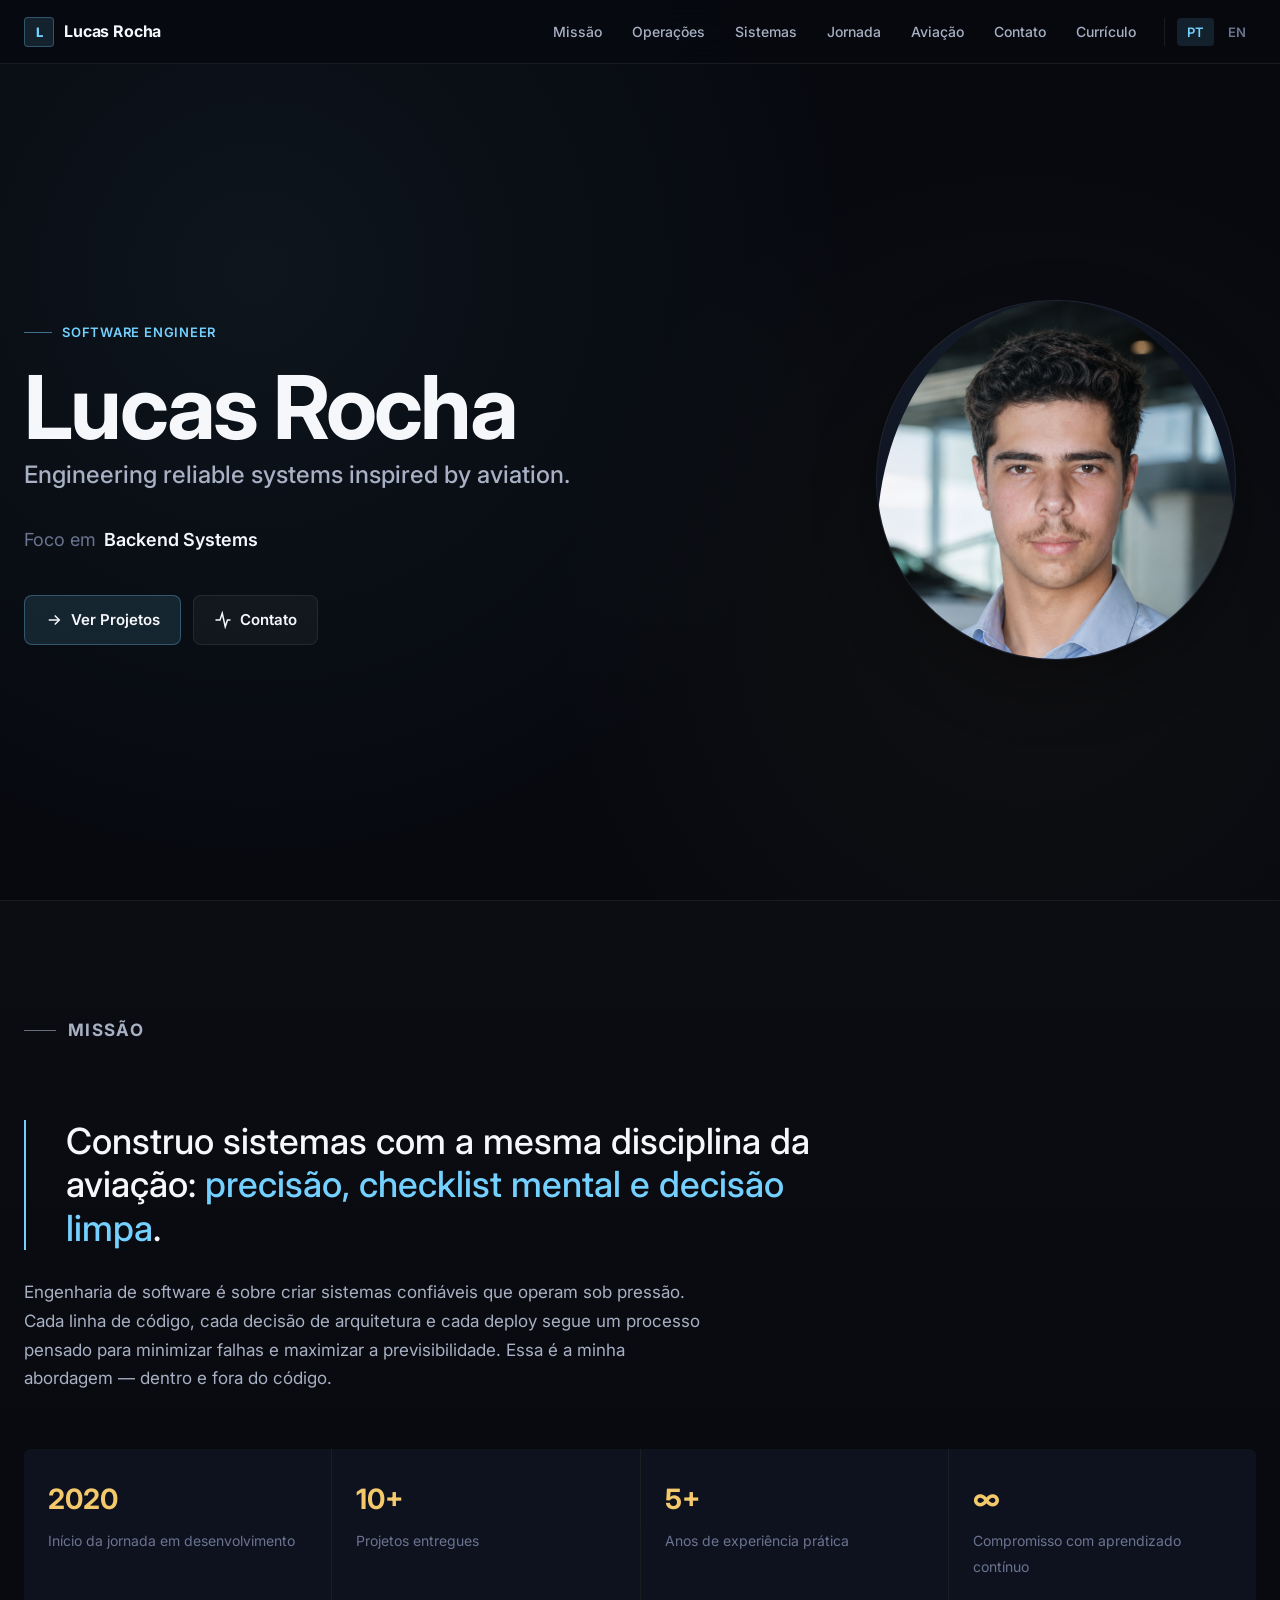
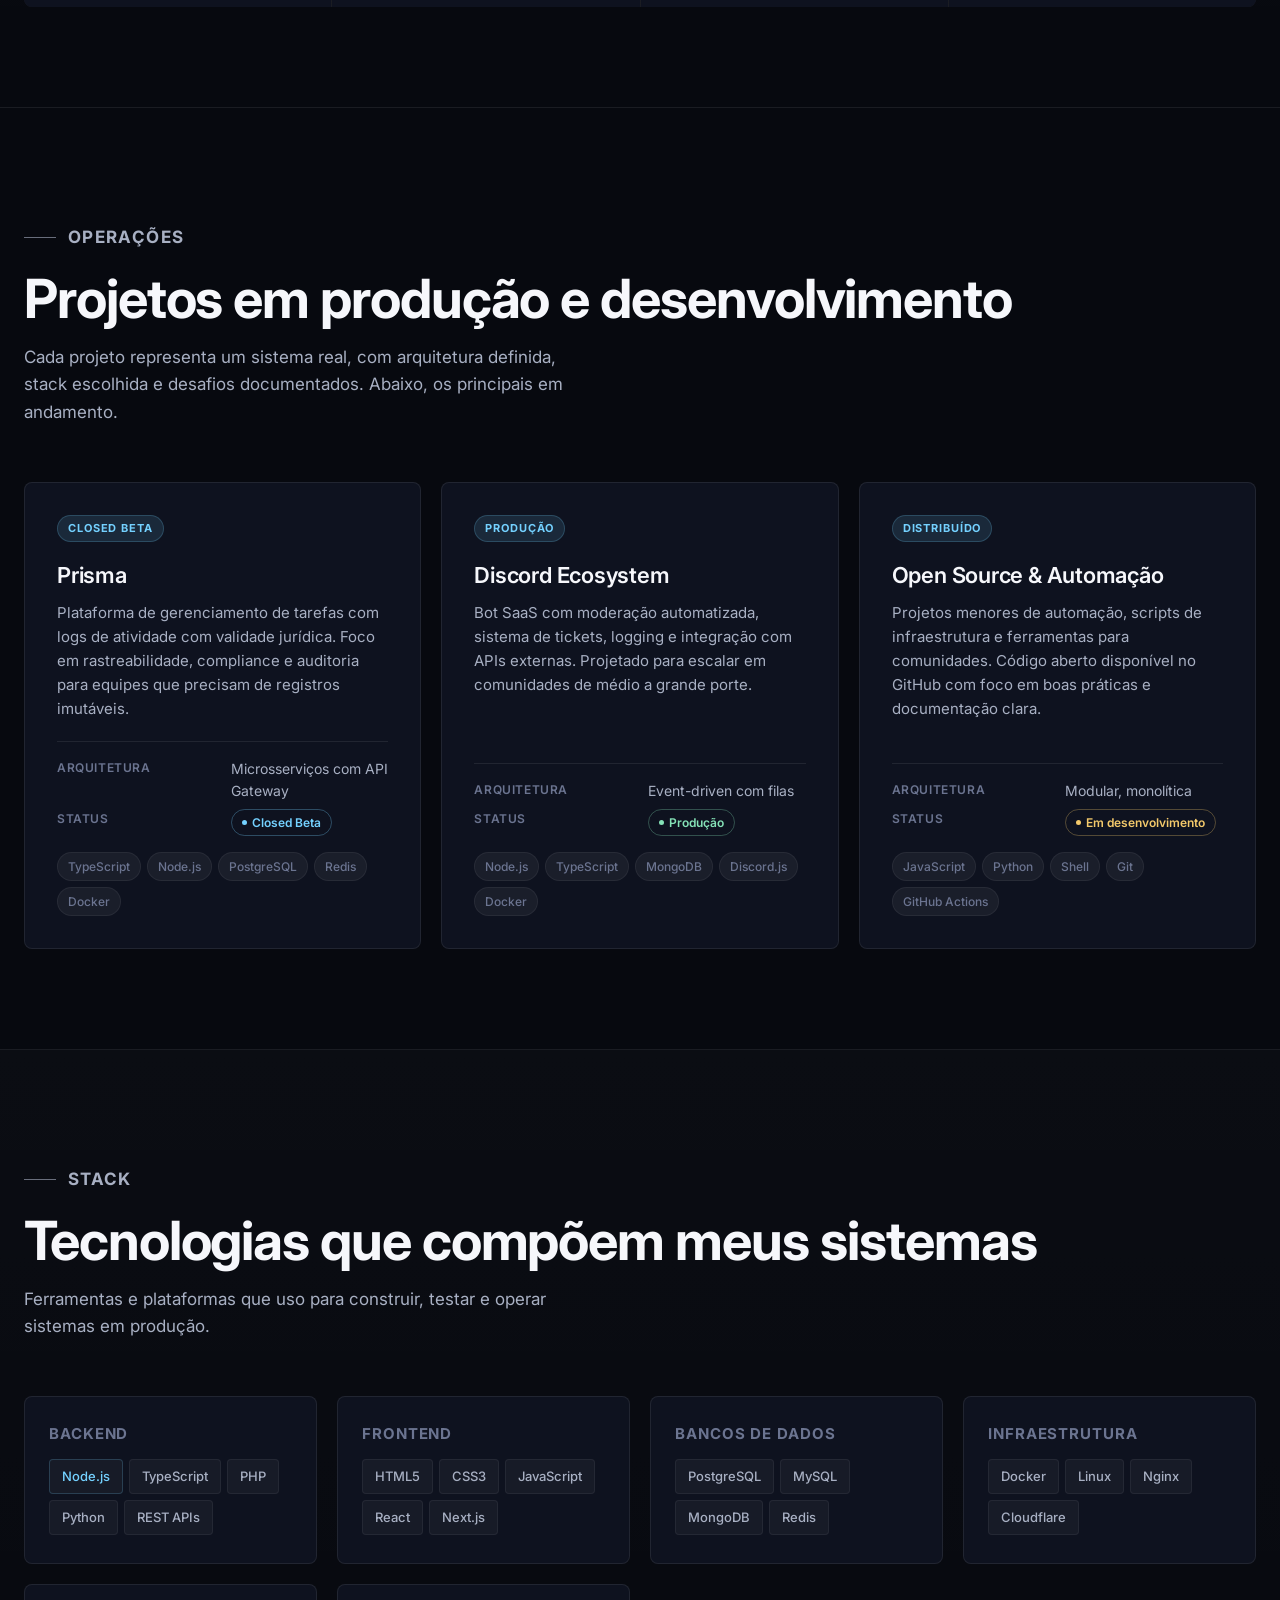
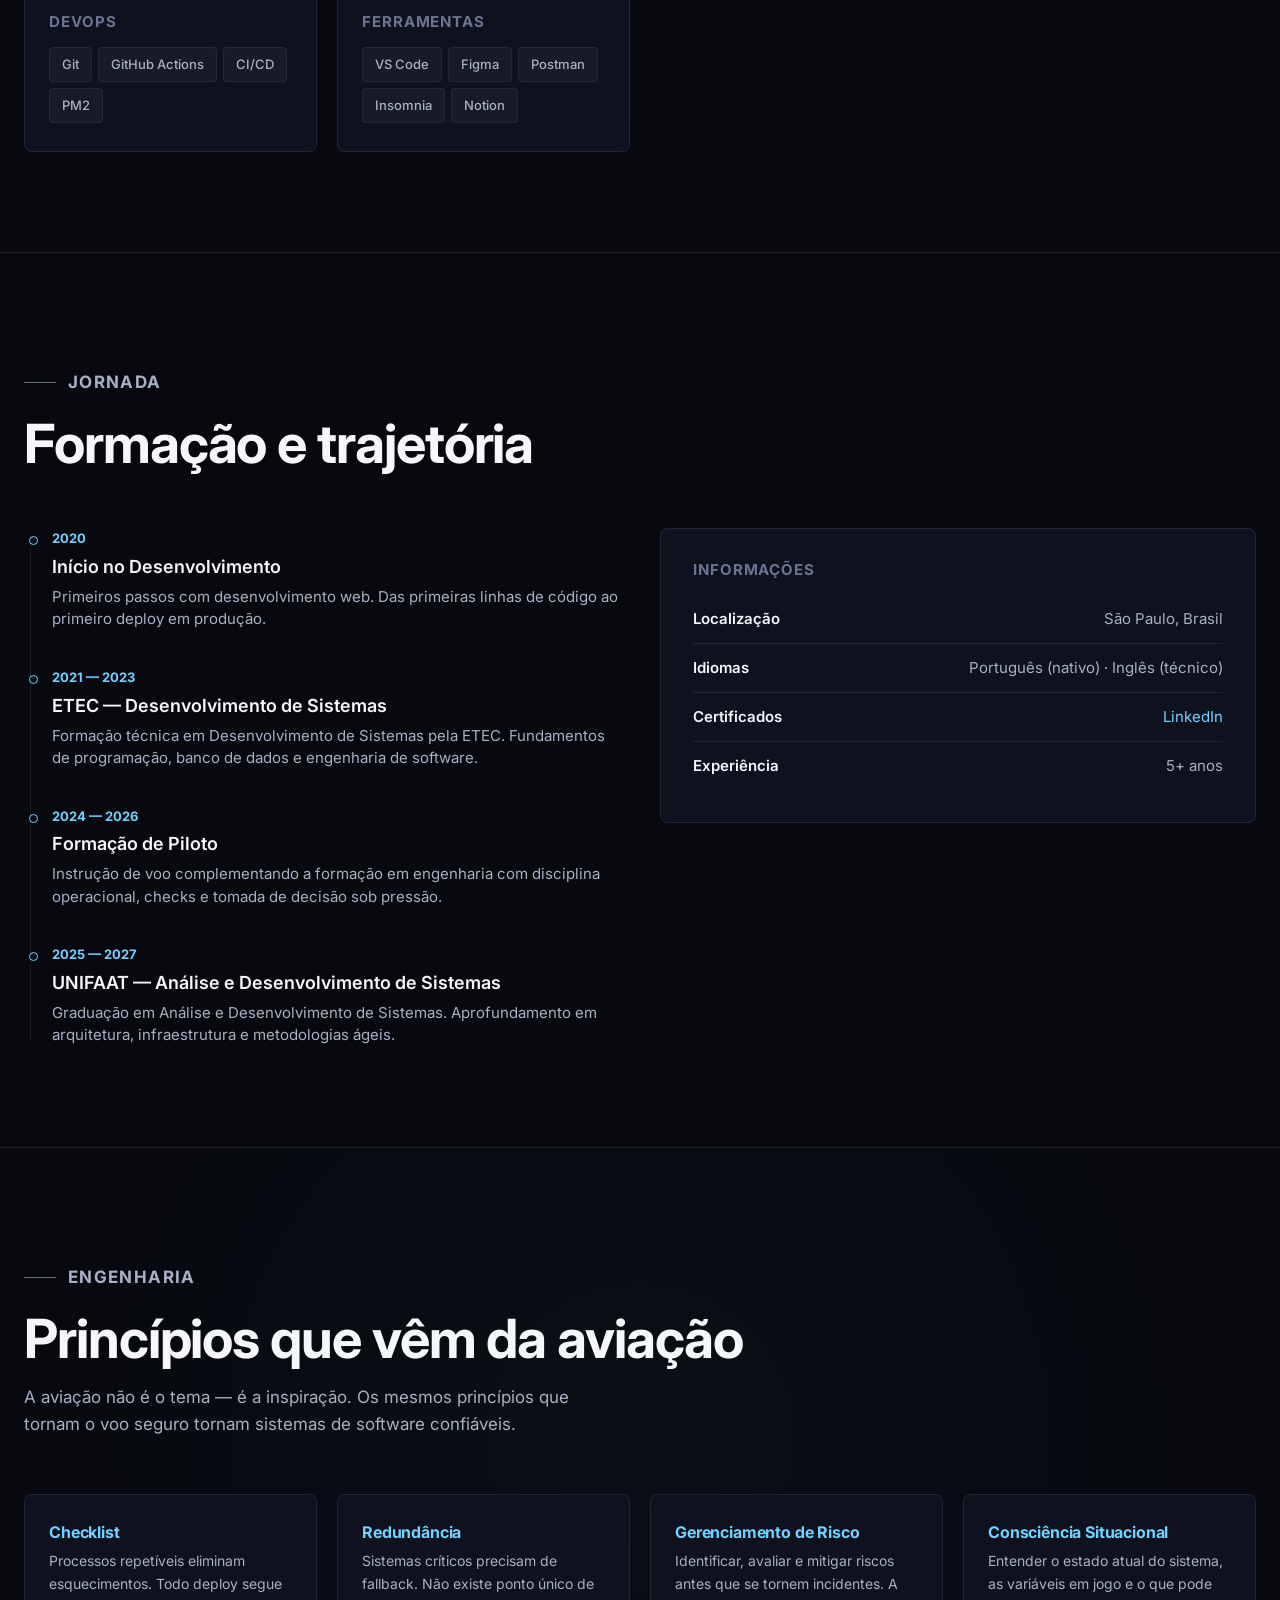
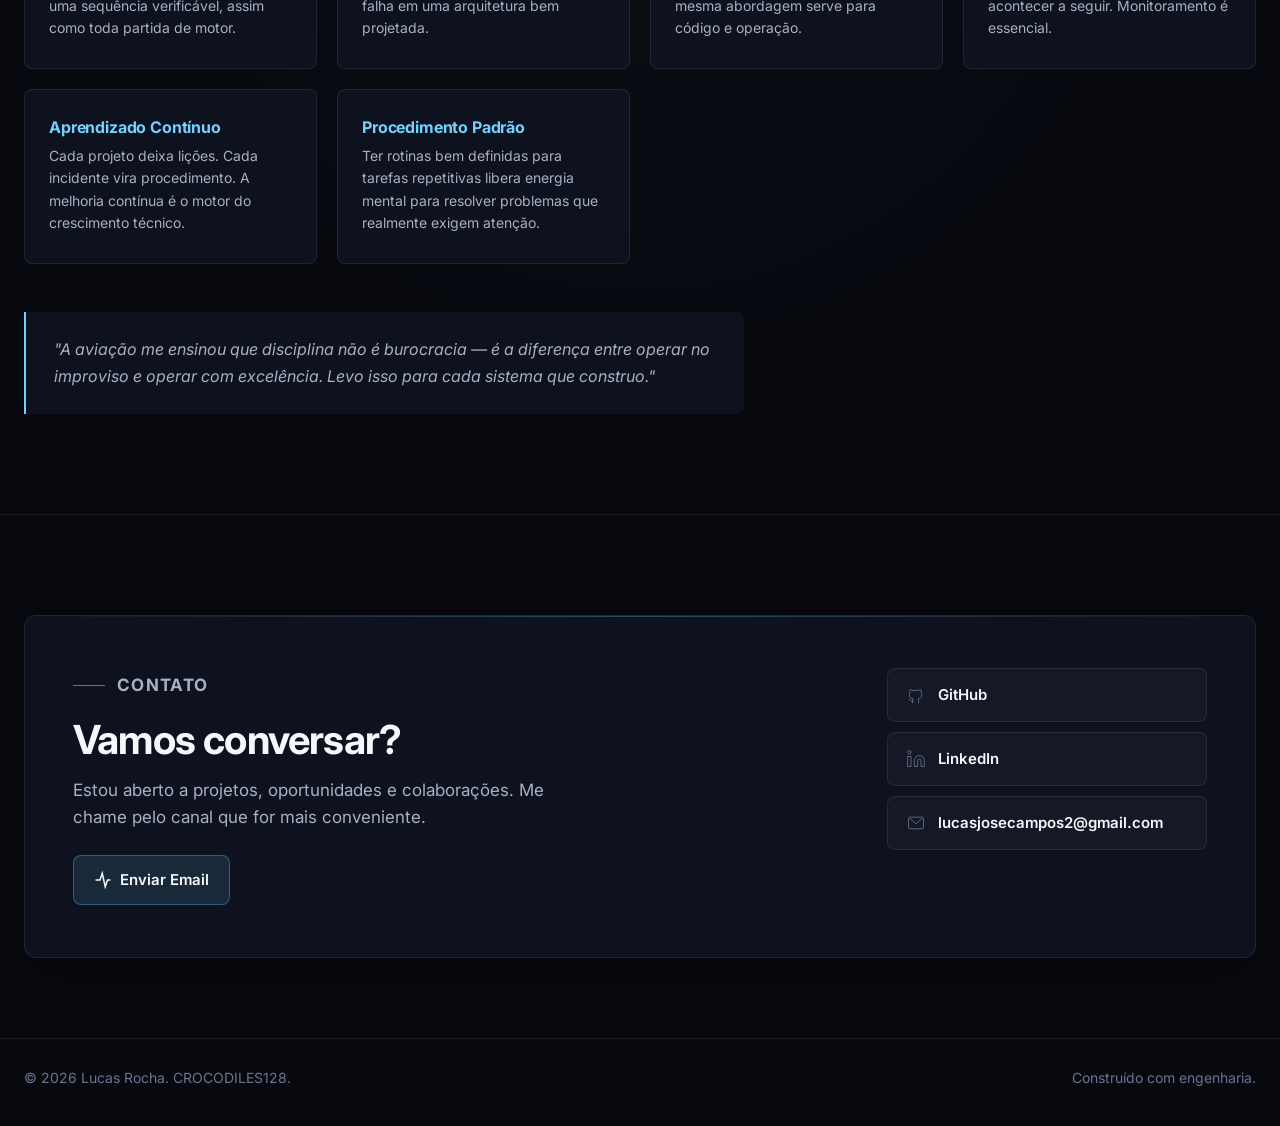
<file: index.html>
<!DOCTYPE html>
<html lang="pt-BR" data-language="pt">
<head>
  <script async src="https://pagead2.googlesyndication.com/pagead/js/adsbygoogle.js?client=ca-pub-4851862385506435"
     crossorigin="anonymous"></script>
  <meta name="google-adsense-account" content="ca-pub-4851862385506435">
  <meta charset="utf-8">
  <meta name="viewport" content="width=device-width, initial-scale=1">
  <meta name="theme-color" content="#07090f">
  <meta name="description" content="Lucas Rocha — Software Engineer. Engineering reliable systems inspired by aviation.">
  <meta name="color-scheme" content="dark">
  <title>Lucas Rocha | Software Engineer</title>
  <link rel="preconnect" href="https://fonts.googleapis.com">
  <link rel="preconnect" href="https://fonts.gstatic.com" crossorigin>
  <link href="https://fonts.googleapis.com/css2?family=Inter:opsz,wght@14..32,300..800&display=swap" rel="stylesheet">
  <style>
    /* ============================================================
       CROCODILES128 — Personal Website
       Design System: Engineering-inspired, Dark, Premium
       ============================================================ */

    /* ---------- Reset & Root ---------- */
    *, *::before, *::after { box-sizing: border-box; margin: 0; padding: 0; }
    :root {
      --bg: #07090f;
      --surface: #0e121f;
      --surface-2: #141a2a;
      --border: rgba(255, 255, 255, 0.08);
      --border-hover: rgba(255, 255, 255, 0.16);
      --text: #f6f7fb;
      --text-secondary: #a8b0c3;
      --text-tertiary: #6b7490;
      --accent: #74d1ff;
      --accent-dim: rgba(116, 209, 255, 0.12);
      --accent-warm: #f3c96b;
      --radius-sm: 4px;
      --radius: 8px;
      --radius-lg: 12px;
      --max-width: 1280px;
      --nav-height: 64px;
      --transition: 200ms cubic-bezier(0.16, 1, 0.3, 1);
      --font: 'Inter', ui-sans-serif, system-ui, -apple-system, sans-serif;
      --mono: 'SF Mono', ui-monospace, 'Fira Code', monospace;
    }
    html { scroll-behavior: smooth; background: var(--bg); color-scheme: dark; }
    body {
      font-family: var(--font);
      background: var(--bg);
      color: var(--text);
      line-height: 1.6;
      -webkit-font-smoothing: antialiased;
      -moz-osx-font-smoothing: grayscale;
      min-width: 320px;
    }
    ::selection { background: rgba(116, 209, 255, 0.25); color: var(--text); }
    :focus-visible {
      outline: 2px solid var(--accent);
      outline-offset: 2px;
      border-radius: var(--radius-sm);
    }

    /* ---------- Typography ---------- */
    h1, h2, h3, h4, p { margin: 0; }
    h1 {
      font-size: clamp(44px, 8vw, 88px);
      font-weight: 700;
      line-height: 0.92;
      letter-spacing: -0.03em;
    }
    h2 {
      font-size: clamp(32px, 5vw, 54px);
      font-weight: 700;
      line-height: 1.05;
      letter-spacing: -0.02em;
    }
    h3 {
      font-size: clamp(20px, 1.8vw, 24px);
      font-weight: 600;
      line-height: 1.2;
      letter-spacing: -0.01em;
    }
    .eyebrow {
      display: inline-flex;
      align-items: center;
      gap: 12px;
      margin-bottom: 20px;
      font-size: 12px;
      font-weight: 700;
      text-transform: uppercase;
      letter-spacing: 0.08em;
      color: var(--accent);
    }
    .eyebrow::before {
      content: '';
      width: 32px;
      height: 1px;
      background: currentColor;
      opacity: 0.6;
    }
    .label-sm {
      font-size: 13px;
      font-weight: 600;
      text-transform: uppercase;
      letter-spacing: 0.06em;
      color: var(--text-tertiary);
    }
    .text-secondary { color: var(--text-secondary); }

    /* ---------- Shell / Container ---------- */
    .shell {
      width: min(var(--max-width), calc(100% - 48px));
      margin: 0 auto;
    }
    @media (max-width: 640px) {
      .shell { width: min(var(--max-width), calc(100% - 28px)); }
    }

    /* ---------- Navigation ---------- */
    .topbar {
      position: fixed;
      inset: 0 0 auto;
      z-index: 100;
      height: var(--nav-height);
      border-bottom: 1px solid var(--border);
      background: rgba(7, 9, 15, 0.82);
      backdrop-filter: blur(20px);
      -webkit-backdrop-filter: blur(20px);
    }
    .nav {
      display: flex;
      align-items: center;
      justify-content: space-between;
      height: var(--nav-height);
      gap: 16px;
    }
    .brand {
      display: flex;
      align-items: center;
      gap: 10px;
      font-weight: 700;
      font-size: 16px;
      color: var(--text);
      text-decoration: none;
      letter-spacing: -0.01em;
    }
    .brand-mark {
      display: grid;
      place-items: center;
      width: 30px;
      height: 30px;
      border: 1px solid rgba(116, 209, 255, 0.3);
      border-radius: var(--radius-sm);
      background: var(--accent-dim);
      color: var(--accent);
      font-size: 13px;
      font-weight: 800;
    }
    .nav-links {
      display: flex;
      align-items: center;
      gap: 2px;
      list-style: none;
    }
    .nav-links a {
      padding: 8px 14px;
      border-radius: var(--radius-sm);
      font-size: 14px;
      font-weight: 500;
      color: var(--text-secondary);
      text-decoration: none;
      transition: background var(--transition), color var(--transition);
    }
    .nav-links a:hover,
    .nav-links a:focus-visible {
      background: rgba(255, 255, 255, 0.06);
      color: var(--text);
    }
    .nav-lang {
      display: flex;
      align-items: center;
      gap: 4px;
      margin-left: 12px;
      padding-left: 12px;
      border-left: 1px solid var(--border);
    }
    .nav-lang button {
      background: none;
      border: none;
      padding: 6px 10px;
      border-radius: var(--radius-sm);
      font-family: var(--font);
      font-size: 13px;
      font-weight: 600;
      color: var(--text-tertiary);
      cursor: pointer;
      transition: color var(--transition), background var(--transition);
    }
    .nav-lang button:hover,
    .nav-lang button:focus-visible {
      color: var(--text);
      background: rgba(255, 255, 255, 0.06);
    }
    .nav-lang button[aria-pressed="true"] {
      color: var(--accent);
      background: var(--accent-dim);
    }
    .nav-toggle {
      display: none;
      background: none;
      border: none;
      width: 36px;
      height: 36px;
      border-radius: var(--radius-sm);
      cursor: pointer;
      color: var(--text);
      padding: 6px;
    }
    .nav-toggle:hover { background: rgba(255,255,255,0.06); }
    .nav-toggle span {
      display: block;
      width: 20px;
      height: 1.5px;
      margin: 5px auto;
      background: currentColor;
      border-radius: 2px;
      transition: transform var(--transition), opacity var(--transition);
    }
    .nav-toggle[aria-expanded="true"] span:nth-child(1) { transform: translateY(6.5px) rotate(45deg); }
    .nav-toggle[aria-expanded="true"] span:nth-child(2) { opacity: 0; }
    .nav-toggle[aria-expanded="true"] span:nth-child(3) { transform: translateY(-6.5px) rotate(-45deg); }

    @media (max-width: 820px) {
      .nav-links { display: none; }
      .nav-toggle { display: block; }
      .nav-links.is-open {
        display: flex;
        flex-direction: column;
        position: absolute;
        top: var(--nav-height);
        left: 0;
        right: 0;
        padding: 8px 24px 20px;
        background: rgba(7, 9, 15, 0.96);
        backdrop-filter: blur(24px);
        border-bottom: 1px solid var(--border);
        gap: 2px;
      }
      .nav-links.is-open a { width: 100%; padding: 12px 14px; }
      .nav-lang {
        margin-left: 0;
        padding-left: 0;
        border-left: none;
      }
    }

    /* ---------- Sections ---------- */
    section { padding: 100px 0; }
    @media (max-width: 640px) { section { padding: 72px 0; } }

    .section-header {
      margin-bottom: 56px;
    }
    .section-header p {
      max-width: 560px;
      margin-top: 16px;
      font-size: 17px;
      color: var(--text-secondary);
    }

    /* ---------- Hero ---------- */
    .hero {
      min-height: 100svh;
      display: grid;
      align-items: center;
      padding: 120px 0 60px;
      position: relative;
      overflow: hidden;
    }
    .hero::before {
      content: '';
      position: absolute;
      inset: 0;
      background:
        radial-gradient(circle at 20% 30%, rgba(116, 209, 255, 0.06), transparent 50%),
        radial-gradient(circle at 80% 70%, rgba(243, 201, 107, 0.04), transparent 40%);
      pointer-events: none;
    }
    .hero-grid {
      display: grid;
      grid-template-columns: 1fr 400px;
      gap: 60px;
      align-items: center;
      position: relative;
      z-index: 1;
    }
    .hero-tagline {
      display: inline-flex;
      align-items: center;
      gap: 10px;
      margin-bottom: 24px;
      font-size: 13px;
      font-weight: 600;
      text-transform: uppercase;
      letter-spacing: 0.06em;
      color: var(--accent);
    }
    .hero-tagline::before {
      content: '';
      width: 28px;
      height: 1px;
      background: currentColor;
      opacity: 0.5;
    }
    .hero-title {
      margin-bottom: 8px;
    }
    .hero-subtitle {
      font-size: clamp(18px, 2.2vw, 24px);
      font-weight: 500;
      color: var(--text-secondary);
      margin-top: 4px;
    }
    .hero-spec {
      margin-top: 28px;
      height: 36px;
      display: flex;
      align-items: center;
      gap: 8px;
      font-size: 18px;
      color: var(--text-secondary);
    }
    .hero-spec-label {
      font-weight: 400;
      color: var(--text-tertiary);
    }
    .hero-spec-rotate {
      display: inline-block;
      min-width: 180px;
      font-weight: 600;
      color: var(--text);
      position: relative;
      text-align: left;
    }
    .hero-spec-rotate span {
      display: block;
      position: absolute;
      top: 0;
      left: 0;
      opacity: 0;
      transform: translateY(8px);
      transition: opacity 400ms ease, transform 400ms ease;
    }
    .hero-spec-rotate span.active {
      opacity: 1;
      transform: translateY(0);
      position: relative;
    }
    .hero-actions {
      display: flex;
      flex-wrap: wrap;
      gap: 12px;
      margin-top: 36px;
    }
    .btn {
      display: inline-flex;
      align-items: center;
      gap: 8px;
      padding: 12px 20px;
      border: 1px solid var(--border);
      border-radius: var(--radius);
      background: rgba(255,255,255,0.04);
      color: var(--text);
      font-family: var(--font);
      font-size: 15px;
      font-weight: 600;
      text-decoration: none;
      cursor: pointer;
      transition: background var(--transition), border-color var(--transition), transform var(--transition);
    }
    .btn:hover,
    .btn:focus-visible {
      background: rgba(255,255,255,0.08);
      border-color: var(--border-hover);
      transform: translateY(-1px);
    }
    .btn-primary {
      border-color: rgba(116, 209, 255, 0.3);
      background: var(--accent-dim);
    }
    .btn-primary:hover,
    .btn-primary:focus-visible {
      border-color: rgba(116, 209, 255, 0.5);
      background: rgba(116, 209, 255, 0.18);
    }
    .btn svg {
      width: 18px;
      height: 18px;
      stroke-width: 2;
      flex-shrink: 0;
    }

    /* Hero Avatar */
    .hero-avatar {
      display: grid;
      place-items: center;
    }
    .avatar-frame {
      width: min(360px, 80vw);
      height: min(360px, 80vw);
      border-radius: 50%;
      border: 1px solid var(--border);
      background: var(--surface);
      display: grid;
      place-items: center;
      overflow: hidden;
      position: relative;
      box-shadow: 0 24px 64px rgba(0,0,0,0.3);
    }
    .avatar-frame::before {
      content: '';
      position: absolute;
      inset: 0;
      border-radius: 50%;
      background: radial-gradient(circle at 40% 35%, rgba(116,209,255,0.08), transparent 60%);
      pointer-events: none;
    }
    .avatar-img {
      width: 100%;
      height: 100%;
      object-fit: cover;
      border-radius: 50%;
      display: block;
    }
    .avatar-mono {
      font-size: clamp(80px, 16vw, 120px);
      font-weight: 700;
      color: var(--accent);
      opacity: 0.6;
      letter-spacing: -0.05em;
      user-select: none;
    }
    .avatar-ring {
      position: absolute;
      inset: -4px;
      border-radius: 50%;
      border: 1px solid rgba(116, 209, 255, 0.15);
      pointer-events: none;
    }
    .avatar-ring-2 {
      position: absolute;
      inset: -12px;
      border-radius: 50%;
      border: 1px solid rgba(116, 209, 255, 0.06);
      pointer-events: none;
    }

    @media (max-width: 900px) {
      .hero-grid {
        grid-template-columns: 1fr;
        gap: 48px;
      }
      .hero-avatar { order: -1; }
      .avatar-frame {
        width: min(260px, 60vw);
        height: min(260px, 60vw);
      }
      .hero { min-height: auto; }
    }

    /* ---------- Mission ---------- */
    .mission {
      border-top: 1px solid var(--border);
      background: linear-gradient(180deg, rgba(255,255,255,0.015), transparent);
    }
    .mission-content {
      max-width: 860px;
    }
    .mission-statement {
      font-size: clamp(22px, 3vw, 36px);
      font-weight: 500;
      line-height: 1.2;
      color: var(--text);
      border-left: 2px solid var(--accent);
      padding-left: clamp(24px, 3.5vw, 40px);
    }
    .mission-statement em {
      font-style: normal;
      color: var(--accent);
    }
    .mission-copy {
      margin-top: 28px;
      font-size: 17px;
      color: var(--text-secondary);
      max-width: 680px;
      line-height: 1.7;
    }
    .mission-grid {
      display: grid;
      grid-template-columns: repeat(4, 1fr);
      gap: 1px;
      margin-top: 56px;
      border-radius: var(--radius);
      overflow: hidden;
      background: var(--border);
    }
    .mission-stat {
      background: var(--surface);
      padding: 28px 24px;
    }
    .mission-stat strong {
      display: block;
      font-size: 28px;
      font-weight: 700;
      color: var(--accent-warm);
      margin-bottom: 6px;
    }
    .mission-stat span {
      font-size: 14px;
      color: var(--text-tertiary);
      line-height: 1.4;
    }

    @media (max-width: 720px) {
      .mission-grid { grid-template-columns: repeat(2, 1fr); }
    }
    @media (max-width: 420px) {
      .mission-grid { grid-template-columns: 1fr; }
    }

    /* ---------- Operations / Projects ---------- */
    .operations {
      border-top: 1px solid var(--border);
    }
    .projects-grid {
      display: grid;
      grid-template-columns: repeat(auto-fill, minmax(360px, 1fr));
      gap: 20px;
    }
    .project-card {
      border: 1px solid var(--border);
      border-radius: var(--radius);
      background: var(--surface);
      padding: 32px;
      display: flex;
      flex-direction: column;
      transition: border-color var(--transition), transform var(--transition);
    }
    .project-card:hover {
      border-color: var(--border-hover);
      transform: translateY(-2px);
    }
    .project-kicker {
      display: inline-block;
      font-size: 11px;
      font-weight: 700;
      text-transform: uppercase;
      letter-spacing: 0.08em;
      padding: 4px 10px;
      border-radius: 999px;
      border: 1px solid rgba(116, 209, 255, 0.2);
      color: var(--accent);
      background: var(--accent-dim);
      margin-bottom: 20px;
      width: fit-content;
    }
    .project-title {
      font-size: 22px;
      font-weight: 600;
      margin-bottom: 12px;
    }
    .project-desc {
      font-size: 15px;
      color: var(--text-secondary);
      line-height: 1.6;
      margin-bottom: 20px;
      flex: 1;
    }
    .project-meta {
      display: grid;
      grid-template-columns: 1fr 1fr;
      gap: 6px 16px;
      margin-bottom: 16px;
      padding-top: 16px;
      border-top: 1px solid var(--border);
    }
    .project-meta dt {
      font-size: 12px;
      font-weight: 600;
      text-transform: uppercase;
      letter-spacing: 0.05em;
      color: var(--text-tertiary);
    }
    .project-meta dd {
      font-size: 14px;
      color: var(--text-secondary);
    }
    .project-stack {
      display: flex;
      flex-wrap: wrap;
      gap: 6px;
      margin-top: auto;
    }
    .tech-tag {
      font-size: 12px;
      font-weight: 500;
      padding: 4px 10px;
      border-radius: 999px;
      background: rgba(255,255,255,0.05);
      color: var(--text-tertiary);
      border: 1px solid rgba(255,255,255,0.06);
    }
    .status-badge {
      display: inline-flex;
      align-items: center;
      gap: 5px;
      font-size: 12px;
      font-weight: 600;
      padding: 3px 10px;
      border-radius: 999px;
      border: 1px solid;
      width: fit-content;
    }
    .status-badge::before {
      content: '';
      width: 5px;
      height: 5px;
      border-radius: 50%;
    }
    .status-production { border-color: rgba(133, 226, 183, 0.3); color: #85e2b7; }
    .status-production::before { background: #85e2b7; }
    .status-beta { border-color: rgba(116, 209, 255, 0.3); color: var(--accent); }
    .status-beta::before { background: var(--accent); }
    .status-dev { border-color: rgba(243, 201, 107, 0.3); color: var(--accent-warm); }
    .status-dev::before { background: var(--accent-warm); }
    .status-archived { border-color: rgba(255, 123, 140, 0.3); color: #ff7b8c; }
    .status-archived::before { background: #ff7b8c; }

    @media (max-width: 420px) {
      .projects-grid { grid-template-columns: 1fr; }
      .project-meta { grid-template-columns: 1fr; }
    }

    /* ---------- Systems / Tech Stack ---------- */
    .systems {
      border-top: 1px solid var(--border);
      background: linear-gradient(180deg, rgba(255,255,255,0.015), transparent);
    }
    .stack-grid {
      display: grid;
      grid-template-columns: repeat(auto-fill, minmax(260px, 1fr));
      gap: 20px;
    }
    .stack-category {
      border: 1px solid var(--border);
      border-radius: var(--radius);
      background: var(--surface);
      padding: 28px 24px;
    }
    .stack-category h3 {
      font-size: 15px;
      font-weight: 700;
      text-transform: uppercase;
      letter-spacing: 0.06em;
      color: var(--text-tertiary);
      margin-bottom: 16px;
    }
    .stack-items {
      display: flex;
      flex-wrap: wrap;
      gap: 6px;
    }
    .stack-item {
      font-size: 13px;
      font-weight: 500;
      padding: 6px 12px;
      border-radius: var(--radius-sm);
      background: rgba(255,255,255,0.04);
      color: var(--text-secondary);
      border: 1px solid rgba(255,255,255,0.06);
      transition: border-color var(--transition), color var(--transition);
    }
    .stack-item:hover {
      border-color: var(--border-hover);
      color: var(--text);
    }
    .stack-item.accent {
      border-color: rgba(116, 209, 255, 0.2);
      color: var(--accent);
    }

    /* ---------- Journey ---------- */
    .journey {
      border-top: 1px solid var(--border);
    }
    .journey-grid {
      display: grid;
      grid-template-columns: 1fr 1fr;
      gap: 40px;
      align-items: start;
    }
    .timeline {
      position: relative;
      padding-left: 28px;
    }
    .timeline::before {
      content: '';
      position: absolute;
      left: 6px;
      top: 8px;
      bottom: 8px;
      width: 1px;
      background: var(--border);
    }
    .timeline-item {
      position: relative;
      padding-bottom: 36px;
    }
    .timeline-item:last-child { padding-bottom: 0; }
    .timeline-item::before {
      content: '';
      position: absolute;
      left: -23px;
      top: 8px;
      width: 9px;
      height: 9px;
      border-radius: 50%;
      border: 1.5px solid var(--accent);
      background: var(--bg);
    }
    .timeline-year {
      font-size: 13px;
      font-weight: 700;
      color: var(--accent);
      margin-bottom: 4px;
    }
    .timeline-title {
      font-size: 18px;
      font-weight: 600;
      margin-bottom: 4px;
    }
    .timeline-desc {
      font-size: 15px;
      color: var(--text-secondary);
      line-height: 1.5;
    }
    .journey-info {
      border: 1px solid var(--border);
      border-radius: var(--radius);
      background: var(--surface);
      padding: 32px;
    }
    .journey-info h3 {
      font-size: 15px;
      font-weight: 700;
      text-transform: uppercase;
      letter-spacing: 0.06em;
      color: var(--text-tertiary);
      margin-bottom: 16px;
    }
    .journey-info-row {
      display: flex;
      justify-content: space-between;
      padding: 12px 0;
      border-bottom: 1px solid var(--border);
      font-size: 15px;
    }
    .journey-info-row:last-child { border-bottom: none; }
    .journey-info-row strong { font-weight: 600; color: var(--text); }
    .journey-info-row span { color: var(--text-secondary); }

    @media (max-width: 720px) {
      .journey-grid { grid-template-columns: 1fr; }
    }

    /* ---------- Aviation Philosophy ---------- */
    .aviation {
      border-top: 1px solid var(--border);
      position: relative;
    }
    .aviation::before {
      content: '';
      position: absolute;
      inset: 0;
      background: radial-gradient(circle at 50% 30%, rgba(116, 209, 255, 0.03), transparent 60%);
      pointer-events: none;
    }
    .philosophy-grid {
      display: grid;
      grid-template-columns: repeat(auto-fill, minmax(280px, 1fr));
      gap: 20px;
      position: relative;
      z-index: 1;
    }
    .philosophy-card {
      border: 1px solid var(--border);
      border-radius: var(--radius);
      background: var(--surface);
      padding: 28px 24px;
      transition: border-color var(--transition);
    }
    .philosophy-card:hover {
      border-color: var(--border-hover);
    }
    .philosophy-card h3 {
      font-size: 16px;
      font-weight: 700;
      color: var(--accent);
      margin-bottom: 8px;
    }
    .philosophy-card p {
      font-size: 14px;
      color: var(--text-secondary);
      line-height: 1.6;
    }
    .philosophy-note {
      margin-top: 48px;
      max-width: 720px;
      padding: 24px 28px;
      border-left: 2px solid var(--accent);
      background: var(--surface);
      border-radius: 0 var(--radius) var(--radius) 0;
    }
    .philosophy-note p {
      font-size: 16px;
      color: var(--text-secondary);
      line-height: 1.7;
      font-style: italic;
    }

    /* ---------- Contact ---------- */
    .contact {
      border-top: 1px solid var(--border);
      padding-bottom: 80px;
    }
    .contact-box {
      border: 1px solid var(--border);
      border-radius: var(--radius-lg);
      background: var(--surface);
      padding: 52px 48px;
      display: grid;
      grid-template-columns: 1fr 320px;
      gap: 40px;
      align-items: start;
      box-shadow: 0 24px 48px rgba(0,0,0,0.2);
      position: relative;
      overflow: hidden;
    }
    .contact-box::before {
      content: '';
      position: absolute;
      top: 0;
      left: 0;
      right: 0;
      height: 1px;
      background: linear-gradient(90deg, transparent, rgba(116, 209, 255, 0.3), transparent);
    }
    .contact-heading h2 {
      font-size: clamp(28px, 3.5vw, 40px);
      margin-bottom: 16px;
    }
    .contact-heading p {
      font-size: 17px;
      color: var(--text-secondary);
      max-width: 500px;
      line-height: 1.6;
    }
    .contact-actions {
      display: flex;
      flex-direction: column;
      gap: 10px;
    }
    .contact-link {
      display: flex;
      align-items: center;
      gap: 12px;
      padding: 14px 18px;
      border: 1px solid var(--border);
      border-radius: var(--radius);
      background: rgba(255,255,255,0.03);
      color: var(--text);
      font-size: 15px;
      font-weight: 600;
      text-decoration: none;
      transition: background var(--transition), border-color var(--transition), transform var(--transition);
    }
    .contact-link:hover,
    .contact-link:focus-visible {
      background: rgba(255,255,255,0.06);
      border-color: var(--border-hover);
      transform: translateX(2px);
    }
    .contact-link svg {
      width: 20px;
      height: 20px;
      color: var(--text-tertiary);
      flex-shrink: 0;
    }
    .contact-link:hover svg { color: var(--accent); }

    @media (max-width: 780px) {
      .contact-box { grid-template-columns: 1fr; padding: 36px 28px; }
    }

    /* ---------- Footer ---------- */
    footer {
      border-top: 1px solid var(--border);
      padding: 28px 0 36px;
    }
    .footer-row {
      display: flex;
      justify-content: space-between;
      align-items: center;
      gap: 16px;
      font-size: 14px;
      color: var(--text-tertiary);
    }
    .footer-row a {
      color: var(--text-secondary);
      text-decoration: none;
      transition: color var(--transition);
    }
    .footer-row a:hover { color: var(--text); }

    @media (max-width: 540px) {
      .footer-row { flex-direction: column; text-align: center; }
    }

    /* ---------- Utility / Animation ---------- */
    .reveal {
      opacity: 0;
      transform: translateY(20px);
      transition: opacity 600ms cubic-bezier(0.16, 1, 0.3, 1),
                  transform 600ms cubic-bezier(0.16, 1, 0.3, 1);
    }
    .reveal.is-visible {
      opacity: 1;
      transform: translateY(0);
    }

    /* ---------- Scrollbar ---------- */
    ::-webkit-scrollbar { width: 6px; }
    ::-webkit-scrollbar-track { background: var(--bg); }
    ::-webkit-scrollbar-thumb { background: var(--border); border-radius: 3px; }
    ::-webkit-scrollbar-thumb:hover { background: var(--border-hover); }

    /* ---------- Reduced Motion ---------- */
    @media (prefers-reduced-motion: reduce) {
      *, *::before, *::after {
        animation-duration: 0.01ms !important;
        animation-iteration-count: 1 !important;
        transition-duration: 0.01ms !important;
        scroll-behavior: auto !important;
      }
      .reveal { opacity: 1; transform: none; }
    }

    /* ---------- Print ---------- */
    @media print {
      .topbar { display: none; }
      .hero { min-height: auto; padding: 40px 0; }
      section { padding: 40px 0; page-break-inside: avoid; }
      body { background: #fff; color: #000; }
      .btn, .contact-link { border-color: #ccc; }
    }
  </style>
</head>
<body>

  <!-- ============================================================
       NAVIGATION
       ============================================================ -->
  <header class="topbar" role="banner">
    <nav class="shell nav" aria-label="Navegação principal">
      <a class="brand" href="#hero" aria-label="Início">
        <span class="brand-mark" aria-hidden="true">L</span>
        <span>Lucas Rocha</span>
      </a>

      <button
        class="nav-toggle"
        aria-label="Abrir menu"
        aria-expanded="false"
        aria-controls="nav-links"
        type="button"
      >
        <span></span>
        <span></span>
        <span></span>
      </button>

      <ul class="nav-links" id="nav-links" role="list">
        <li><a href="#mission" data-i18n="nav.mission">Missão</a></li>
        <li><a href="#operations" data-i18n="nav.operations">Operações</a></li>
        <li><a href="#systems" data-i18n="nav.systems">Sistemas</a></li>
        <li><a href="#journey" data-i18n="nav.journey">Jornada</a></li>
        <li><a href="#aviation" data-i18n="nav.aviation">Aviação</a></li>
        <li><a href="#contact" data-i18n="nav.contact">Contato</a></li>
        <li><a href="cv/cv.html" data-i18n="nav.cv">Currículo</a></li>
        <li class="nav-lang" role="group" aria-label="Seletor de idioma">
          <button data-lang="pt" aria-pressed="true" type="button">PT</button>
          <button data-lang="en" aria-pressed="false" type="button">EN</button>
        </li>
      </ul>
    </nav>
  </header>

  <!-- ============================================================
       HERO
       ============================================================ -->
  <section class="hero" id="hero" aria-label="Introdução">
    <div class="shell hero-grid">
      <div>
        <p class="hero-tagline" data-i18n="hero.tagline">Software Engineer</p>
        <h1 class="hero-title">Lucas Rocha</h1>
        <p class="hero-subtitle" data-i18n="hero.subtitle">
          Engineering reliable systems inspired by aviation.
        </p>

        <div class="hero-spec" aria-label="Especialidades">
          <span class="hero-spec-label" data-i18n="hero.specLabel">Foco em</span>
          <span class="hero-spec-rotate" id="spec-rotate" aria-live="polite" role="status">
            <span class="active">Backend Systems</span>
            <span>Infrastructure</span>
            <span>Databases</span>
            <span>Networking</span>
            <span>Automation</span>
            <span>Cloud Architecture</span>
          </span>
        </div>

        <div class="hero-actions">
          <a class="btn btn-primary" href="#operations" data-i18n="hero.ctaProjects">
            <svg viewBox="0 0 24 24" fill="none" stroke="currentColor" aria-hidden="true"><path d="M5 12h14"/><path d="m13 6 6 6-6 6"/></svg>
            <span>Ver Projetos</span>
          </a>
          <a class="btn" href="#contact" data-i18n="hero.ctaContact">
            <svg viewBox="0 0 24 24" fill="none" stroke="currentColor" aria-hidden="true"><path d="M22 12h-4l-3 9-4-18-3 9H2"/></svg>
            <span>Contato</span>
          </a>
        </div>
      </div>

      <div class="hero-avatar">
        <div class="avatar-frame" role="img" aria-label="Lucas Rocha, Software Engineer">
          <div class="avatar-ring" aria-hidden="true"></div>
          <div class="avatar-ring-2" aria-hidden="true"></div>
          <img class="avatar-img" src="public/imgs/profile.png" alt="Lucas Rocha" loading="lazy">
        </div>
      </div>
    </div>
  </section>

  <!-- ============================================================
       MISSION
       ============================================================ -->
  <section class="mission" id="mission" aria-label="Missão">
    <div class="shell">
      <div class="section-header reveal">
        <p class="eyebrow" data-i18n="mission.eyebrow">Missão</p>
      </div>

      <div class="mission-content reveal">
        <p class="mission-statement" data-i18n="mission.statement">
          Construo sistemas com a mesma disciplina da aviação: <em>precisão, checklist mental e decisão limpa</em>.
        </p>
        <p class="mission-copy" data-i18n="mission.copy">
          Engenharia de software é sobre criar sistemas confiáveis que operam sob pressão. Cada linha de código,
          cada decisão de arquitetura e cada deploy segue um processo pensado para minimizar falhas e maximizar
        a previsibilidade. Essa é a minha abordagem — dentro e fora do código.
        </p>
      </div>

      <div class="mission-grid reveal">
        <div class="mission-stat">
          <strong>2020</strong>
          <span data-i18n="mission.stat1">Início da jornada em desenvolvimento</span>
        </div>
        <div class="mission-stat">
          <strong>10+</strong>
          <span data-i18n="mission.stat2">Projetos entregues</span>
        </div>
        <div class="mission-stat">
          <strong>5+</strong>
          <span data-i18n="mission.stat3">Anos de experiência prática</span>
        </div>
        <div class="mission-stat">
          <strong>∞</strong>
          <span data-i18n="mission.stat4">Compromisso com aprendizado contínuo</span>
        </div>
      </div>
    </div>
  </section>

  <!-- ============================================================
       OPERATIONS
       ============================================================ -->
  <section class="operations" id="operations" aria-label="Operações">
    <div class="shell">
      <div class="section-header reveal">
        <p class="eyebrow" data-i18n="operations.eyebrow">Operações</p>
        <h2 data-i18n="operations.title">Projetos em produção e desenvolvimento</h2>
        <p data-i18n="operations.desc">
          Cada projeto representa um sistema real, com arquitetura definida, stack escolhida e desafios
          documentados. Abaixo, os principais em andamento.
        </p>
      </div>

      <div class="projects-grid">
        <!-- Project 1: Prisma -->
        <article class="project-card reveal">
          <span class="project-kicker" data-i18n="operations.project1.kicker">Closed Beta</span>
          <h3 class="project-title" data-i18n="operations.project1.title">Prisma</h3>
          <p class="project-desc" data-i18n="operations.project1.desc">
            Plataforma de gerenciamento de tarefas com logs de atividade com validade jurídica.
            Foco em rastreabilidade, compliance e auditoria para equipes que precisam de
            registros imutáveis.
          </p>
          <dl class="project-meta">
            <dt data-i18n="operations.meta.architecture">Arquitetura</dt>
            <dd data-i18n="operations.project1.arch">Microsserviços com API Gateway</dd>
            <dt data-i18n="operations.meta.status">Status</dt>
            <dd><span class="status-badge status-beta" data-i18n="operations.project1.statusLabel">Closed Beta</span></dd>
          </dl>
          <div class="project-stack">
            <span class="tech-tag">TypeScript</span>
            <span class="tech-tag">Node.js</span>
            <span class="tech-tag">PostgreSQL</span>
            <span class="tech-tag">Redis</span>
            <span class="tech-tag">Docker</span>
          </div>
        </article>

        <!-- Project 2: Discord Ecosystem -->
        <article class="project-card reveal">
          <span class="project-kicker" data-i18n="operations.project2.kicker">Produção</span>
          <h3 class="project-title" data-i18n="operations.project2.title">Discord Ecosystem</h3>
          <p class="project-desc" data-i18n="operations.project2.desc">
            Bot SaaS com moderação automatizada, sistema de tickets, logging e integração com
            APIs externas. Projetado para escalar em comunidades de médio a grande porte.
          </p>
          <dl class="project-meta">
            <dt data-i18n="operations.meta.architecture">Arquitetura</dt>
            <dd data-i18n="operations.project2.arch">Event-driven com filas</dd>
            <dt data-i18n="operations.meta.status">Status</dt>
            <dd><span class="status-badge status-production" data-i18n="operations.project2.statusLabel">Produção</span></dd>
          </dl>
          <div class="project-stack">
            <span class="tech-tag">Node.js</span>
            <span class="tech-tag">TypeScript</span>
            <span class="tech-tag">MongoDB</span>
            <span class="tech-tag">Discord.js</span>
            <span class="tech-tag">Docker</span>
          </div>
        </article>

        <!-- Project 3: GitHub Profile -->
        <article class="project-card reveal">
          <span class="project-kicker" data-i18n="operations.project3.kicker">Distribuído</span>
          <h3 class="project-title" data-i18n="operations.project3.title">Open Source & Automação</h3>
          <p class="project-desc" data-i18n="operations.project3.desc">
            Projetos menores de automação, scripts de infraestrutura e ferramentas para
            comunidades. Código aberto disponível no GitHub com foco em boas práticas e
            documentação clara.
          </p>
          <dl class="project-meta">
            <dt data-i18n="operations.meta.architecture">Arquitetura</dt>
            <dd data-i18n="operations.project3.arch">Modular, monolítica</dd>
            <dt data-i18n="operations.meta.status">Status</dt>
            <dd><span class="status-badge status-dev" data-i18n="operations.project3.statusLabel">Em desenvolvimento</span></dd>
          </dl>
          <div class="project-stack">
            <span class="tech-tag">JavaScript</span>
            <span class="tech-tag">Python</span>
            <span class="tech-tag">Shell</span>
            <span class="tech-tag">Git</span>
            <span class="tech-tag">GitHub Actions</span>
          </div>
        </article>
      </div>
    </div>
  </section>

  <!-- ============================================================
       SYSTEMS / TECH STACK
       ============================================================ -->
  <section class="systems" id="systems" aria-label="Sistemas">
    <div class="shell">
      <div class="section-header reveal">
        <p class="eyebrow" data-i18n="systems.eyebrow">Stack</p>
        <h2 data-i18n="systems.title">Tecnologias que compõem meus sistemas</h2>
        <p data-i18n="systems.desc">
          Ferramentas e plataformas que uso para construir, testar e operar sistemas em produção.
        </p>
      </div>

      <div class="stack-grid reveal">
        <div class="stack-category">
          <h3 data-i18n="systems.cat1">Backend</h3>
          <div class="stack-items">
            <span class="stack-item accent">Node.js</span>
            <span class="stack-item">TypeScript</span>
            <span class="stack-item">PHP</span>
            <span class="stack-item">Python</span>
            <span class="stack-item">REST APIs</span>
          </div>
        </div>

        <div class="stack-category">
          <h3 data-i18n="systems.cat2">Frontend</h3>
          <div class="stack-items">
            <span class="stack-item">HTML5</span>
            <span class="stack-item">CSS3</span>
            <span class="stack-item">JavaScript</span>
            <span class="stack-item">React</span>
            <span class="stack-item">Next.js</span>
          </div>
        </div>

        <div class="stack-category">
          <h3 data-i18n="systems.cat3">Bancos de Dados</h3>
          <div class="stack-items">
            <span class="stack-item">PostgreSQL</span>
            <span class="stack-item">MySQL</span>
            <span class="stack-item">MongoDB</span>
            <span class="stack-item">Redis</span>
          </div>
        </div>

        <div class="stack-category">
          <h3 data-i18n="systems.cat4">Infraestrutura</h3>
          <div class="stack-items">
            <span class="stack-item">Docker</span>
            <span class="stack-item">Linux</span>
            <span class="stack-item">Nginx</span>
            <span class="stack-item">Cloudflare</span>
          </div>
        </div>

        <div class="stack-category">
          <h3 data-i18n="systems.cat5">DevOps</h3>
          <div class="stack-items">
            <span class="stack-item">Git</span>
            <span class="stack-item">GitHub Actions</span>
            <span class="stack-item">CI/CD</span>
            <span class="stack-item">PM2</span>
          </div>
        </div>

        <div class="stack-category">
          <h3 data-i18n="systems.cat6">Ferramentas</h3>
          <div class="stack-items">
            <span class="stack-item">VS Code</span>
            <span class="stack-item">Figma</span>
            <span class="stack-item">Postman</span>
            <span class="stack-item">Insomnia</span>
            <span class="stack-item">Notion</span>
          </div>
        </div>
      </div>
    </div>
  </section>

  <!-- ============================================================
       JOURNEY
       ============================================================ -->
  <section class="journey" id="journey" aria-label="Jornada">
    <div class="shell">
      <div class="section-header reveal">
        <p class="eyebrow" data-i18n="journey.eyebrow">Jornada</p>
        <h2 data-i18n="journey.title">Formação e trajetória</h2>
      </div>

      <div class="journey-grid">
        <div class="reveal">
          <div class="timeline">
            <div class="timeline-item">
              <p class="timeline-year">2020</p>
              <p class="timeline-title" data-i18n="journey.event1.title">Início no Desenvolvimento</p>
              <p class="timeline-desc" data-i18n="journey.event1.desc">
                Primeiros passos com desenvolvimento web. Das primeiras linhas de código
                ao primeiro deploy em produção.
              </p>
            </div>
            <div class="timeline-item">
              <p class="timeline-year">2021 — 2023</p>
              <p class="timeline-title" data-i18n="journey.event2.title">ETEC — Desenvolvimento de Sistemas</p>
              <p class="timeline-desc" data-i18n="journey.event2.desc">
                Formação técnica em Desenvolvimento de Sistemas pela ETEC. Fundamentos de
                programação, banco de dados e engenharia de software.
              </p>
            </div>
            <div class="timeline-item">
              <p class="timeline-year">2024 — 2026</p>
              <p class="timeline-title" data-i18n="journey.event4.title">Formação de Piloto</p>
              <p class="timeline-desc" data-i18n="journey.event4.desc">
                Instrução de voo complementando a formação em engenharia com disciplina operacional,
                checks e tomada de decisão sob pressão.
              </p>
            </div>
            <div class="timeline-item">
              <p class="timeline-year">2025 — 2027</p>
              <p class="timeline-title" data-i18n="journey.event3.title">UNIFAAT — Análise e Desenvolvimento de Sistemas</p>
              <p class="timeline-desc" data-i18n="journey.event3.desc">
                Graduação em Análise e Desenvolvimento de Sistemas. Aprofundamento em
                arquitetura, infraestrutura e metodologias ágeis.
              </p>
            </div>
          </div>
        </div>

        <div class="journey-info reveal">
          <h3 data-i18n="journey.info.title">Informações</h3>
          <div class="journey-info-row">
            <strong data-i18n="journey.info.location">Localização</strong>
            <span data-i18n="journey.info.locationVal">São Paulo, Brasil</span>
          </div>
          <div class="journey-info-row">
            <strong data-i18n="journey.info.language">Idiomas</strong>
            <span data-i18n="journey.info.languageVal">Português (nativo) · Inglês (técnico)</span>
          </div>
          <div class="journey-info-row">
            <strong data-i18n="journey.info.certificates">Certificados</strong>
            <span><a href="https://www.linkedin.com/in/lucas-jos%C3%A9-campos-da-rocha-231126265/details/certifications/" target="_blank" rel="noopener noreferrer" style="color:var(--accent);text-decoration:none;" data-i18n="journey.info.certificatesVal">LinkedIn</a></span>
          </div>
          <div class="journey-info-row">
            <strong data-i18n="journey.info.experience">Experiência</strong>
            <span data-i18n="journey.info.experienceVal">5+ anos</span>
          </div>
        </div>
      </div>
    </div>
  </section>

  <!-- ============================================================
       AVIATION PHILOSOPHY
       ============================================================ -->
  <section class="aviation" id="aviation" aria-label="Filosofia de Engenharia">
    <div class="shell">
      <div class="section-header reveal">
        <p class="eyebrow" data-i18n="aviation.eyebrow">Engenharia</p>
        <h2 data-i18n="aviation.title">Princípios que vêm da aviação</h2>
        <p data-i18n="aviation.desc">
          A aviação não é o tema — é a inspiração. Os mesmos princípios que tornam o voo seguro
          tornam sistemas de software confiáveis.
        </p>
      </div>

      <div class="philosophy-grid reveal">
        <div class="philosophy-card">
          <h3 data-i18n="aviation.card1.title">Checklist</h3>
          <p data-i18n="aviation.card1.desc">
            Processos repetíveis eliminam esquecimentos. Todo deploy segue uma sequência
            verificável, assim como toda partida de motor.
          </p>
        </div>
        <div class="philosophy-card">
          <h3 data-i18n="aviation.card2.title">Redundância</h3>
          <p data-i18n="aviation.card2.desc">
            Sistemas críticos precisam de fallback. Não existe ponto único de falha em uma
            arquitetura bem projetada.
          </p>
        </div>
        <div class="philosophy-card">
          <h3 data-i18n="aviation.card3.title">Gerenciamento de Risco</h3>
          <p data-i18n="aviation.card3.desc">
            Identificar, avaliar e mitigar riscos antes que se tornem incidentes. A mesma
            abordagem serve para código e operação.
          </p>
        </div>
        <div class="philosophy-card">
          <h3 data-i18n="aviation.card4.title">Consciência Situacional</h3>
          <p data-i18n="aviation.card4.desc">
            Entender o estado atual do sistema, as variáveis em jogo e o que pode acontecer
            a seguir. Monitoramento é essencial.
          </p>
        </div>
        <div class="philosophy-card">
          <h3 data-i18n="aviation.card5.title">Aprendizado Contínuo</h3>
          <p data-i18n="aviation.card5.desc">
            Cada projeto deixa lições. Cada incidente vira procedimento. A melhoria contínua
            é o motor do crescimento técnico.
          </p>
        </div>
        <div class="philosophy-card">
          <h3 data-i18n="aviation.card6.title">Procedimento Padrão</h3>
          <p data-i18n="aviation.card6.desc">
            Ter rotinas bem definidas para tarefas repetitivas libera energia mental para
            resolver problemas que realmente exigem atenção.
          </p>
        </div>
      </div>

      <div class="philosophy-note reveal">
        <p data-i18n="aviation.note">
          "A aviação me ensinou que disciplina não é burocracia — é a diferença entre
          operar no improviso e operar com excelência. Levo isso para cada sistema que construo."
        </p>
      </div>
    </div>
  </section>

  <!-- ============================================================
       CONTACT
       ============================================================ -->
  <section class="contact" id="contact" aria-label="Contato">
    <div class="shell">
      <div class="contact-box reveal">
        <div class="contact-heading">
          <p class="eyebrow" data-i18n="contact.eyebrow">Contato</p>
          <h2 data-i18n="contact.title">Vamos conversar?</h2>
          <p data-i18n="contact.desc">
            Estou aberto a projetos, oportunidades e colaborações. Me chame pelo canal
            que for mais conveniente.
          </p>
          <div class="hero-actions" style="margin-top:24px;">
            <a class="btn btn-primary" href="mailto:lucasjosecampos2@gmail.com" aria-label="Enviar email">
              <svg viewBox="0 0 24 24" fill="none" stroke="currentColor" aria-hidden="true"><path d="M22 12h-4l-3 9-4-18-3 9H2"/></svg>
              <span data-i18n="contact.emailBtn">Enviar Email</span>
            </a>
          </div>
        </div>

        <div class="contact-actions">
          <a class="contact-link" href="https://github.com/crocodiles128" target="_blank" rel="noreferrer" aria-label="GitHub">
            <svg viewBox="0 0 24 24" fill="none" stroke="currentColor" aria-hidden="true"><path d="M9 19c-4 1.5-4-2-6-2m12 5v-3.5c0-1 .1-1.4-.5-2 2-.2 4.5-1 4.5-5A4 4 0 0 0 18 8.7c.1-.3.5-1.6-.1-3.2 0 0-1.2-.4-3.4 1.3a12 12 0 0 0-6.1 0C6.2 5.1 5 5.5 5 5.5c-.6 1.6-.2 2.9-.1 3.2A4 4 0 0 0 4 11.5c0 4 2.5 4.8 4.5 5-.6.5-.6 1.2-.5 2V22"/></svg>
            GitHub
          </a>
          <a class="contact-link" href="https://www.linkedin.com/in/lucas-jos%C3%A9-campos-da-rocha-231126265" target="_blank" rel="noreferrer" aria-label="LinkedIn" data-i18n="contact.linkedin">
            <svg viewBox="0 0 24 24" fill="none" stroke="currentColor" aria-hidden="true"><path d="M16 8a6 6 0 0 1 6 6v7h-4v-7a2 2 0 0 0-4 0v7h-4v-7a6 6 0 0 1 6-6Z"/><rect x="2" y="9" width="4" height="12"/><circle cx="4" cy="4" r="2"/></svg>
            LinkedIn
          </a>
          <a class="contact-link" href="mailto:lucasjosecampos2@gmail.com" aria-label="Enviar email">
            <svg viewBox="0 0 24 24" fill="none" stroke="currentColor" aria-hidden="true"><path d="m4 6 8 7 8-7"/><rect x="3" y="5" width="18" height="14" rx="2"/></svg>
            lucasjosecampos2@gmail.com
          </a>
        </div>
      </div>
    </div>
  </section>

  <!-- ============================================================
       FOOTER
       ============================================================ -->
  <footer role="contentinfo">
    <div class="shell footer-row">
      <span>&copy; 2026 Lucas Rocha. CROCODILES128.</span>
      <span data-i18n="footer.tagline">Construído com engenharia.</span>
    </div>
  </footer>

  <!-- ============================================================
       JAVASCRIPT
       ============================================================ -->
  <script>
    (function() {
      'use strict';

      /* ---------- Mobile Nav Toggle ---------- */
      const toggle = document.querySelector('.nav-toggle');
      const navLinks = document.getElementById('nav-links');

      if (toggle && navLinks) {
        toggle.addEventListener('click', function() {
          const expanded = this.getAttribute('aria-expanded') === 'true' ? false : true;
          this.setAttribute('aria-expanded', expanded);
          navLinks.classList.toggle('is-open');
          this.setAttribute('aria-label', expanded ? 'Fechar menu' : 'Abrir menu');
        });

        // Close on link click
        navLinks.querySelectorAll('a').forEach(function(link) {
          link.addEventListener('click', function() {
            toggle.setAttribute('aria-expanded', 'false');
            navLinks.classList.remove('is-open');
            toggle.setAttribute('aria-label', 'Abrir menu');
          });
        });

        // Close on click outside
        document.addEventListener('click', function(e) {
          if (!toggle.contains(e.target) && !navLinks.contains(e.target)) {
            toggle.setAttribute('aria-expanded', 'false');
            navLinks.classList.remove('is-open');
            toggle.setAttribute('aria-label', 'Abrir menu');
          }
        });
      }

      /* ---------- Rotating Specialties ---------- */
      const specRotate = document.getElementById('spec-rotate');
      if (specRotate) {
        const items = specRotate.querySelectorAll('span');
        let current = 0;
        const total = items.length;

        function rotateSpec() {
          items.forEach(function(el, i) {
            el.classList.remove('active');
          });
          current = (current + 1) % total;
          items[current].classList.add('active');
        }

        setInterval(rotateSpec, 2800);
      }

      /* ---------- Scroll Reveal ---------- */
      const revealElements = document.querySelectorAll('.reveal');
      if (revealElements.length) {
        const observer = new IntersectionObserver(function(entries) {
          entries.forEach(function(entry) {
            if (entry.isIntersecting) {
              entry.target.classList.add('is-visible');
              // Optionally unobserve after reveal
              // observer.unobserve(entry.target);
            }
          });
        }, {
          threshold: 0.08,
          rootMargin: '0px 0px -40px 0px'
        });

        revealElements.forEach(function(el) {
          observer.observe(el);
        });
      }

      /* ---------- Active Nav Link ---------- */
      const sections = document.querySelectorAll('section[id]');
      const navAnchors = document.querySelectorAll('.nav-links a[href^="#"]');

      function updateActiveNav() {
        const scrollPos = window.scrollY + 120;
        let currentSection = '';

        sections.forEach(function(section) {
          const top = section.offsetTop;
          const height = section.offsetHeight;
          if (scrollPos >= top && scrollPos < top + height) {
            currentSection = section.getAttribute('id');
          }
        });

        navAnchors.forEach(function(anchor) {
          anchor.style.color = '';
          const href = anchor.getAttribute('href');
          if (href === '#' + currentSection) {
            anchor.style.color = 'var(--accent)';
          }
        });
      }

      window.addEventListener('scroll', updateActiveNav, { passive: true });
      window.addEventListener('resize', updateActiveNav, { passive: true });
      updateActiveNav();

      /* ---------- Language Switcher ---------- */
      const langButtons = document.querySelectorAll('[data-lang]');
      let currentLang = document.documentElement.getAttribute('data-language') || 'pt';

      const translations = {
        pt: {
          'nav.mission': 'Missão',
          'nav.operations': 'Operações',
          'nav.systems': 'Stack',
          'nav.journey': 'Jornada',
          'nav.aviation': 'Aviação',
          'nav.contact': 'Contato',
          'nav.cv': 'Currículo',
          'hero.tagline': 'Software Engineer',
          'hero.subtitle': 'Engenharia de sistemas confiáveis inspirada pela aviação.',
          'hero.specLabel': 'Foco em',
          'hero.ctaProjects': 'Ver Projetos',
          'hero.ctaContact': 'Contato',
          'mission.eyebrow': 'Missão',
          'mission.statement': 'Construo sistemas com a mesma disciplina da aviação: precisão, checklist mental e decisão limpa.',
          'mission.copy': 'Engenharia de software é sobre criar sistemas confiáveis que operam sob pressão. Cada linha de código, cada decisão de arquitetura e cada deploy segue um processo pensado para minimizar falhas e maximizar a previsibilidade. Essa é a minha abordagem — dentro e fora do código.',
          'mission.stat1': 'Início da jornada em desenvolvimento',
          'mission.stat2': 'Projetos entregues',
          'mission.stat3': 'Anos de experiência prática',
          'mission.stat4': 'Compromisso com aprendizado contínuo',
          'operations.eyebrow': 'Operações',
          'operations.title': 'Projetos em produção e desenvolvimento',
          'operations.desc': 'Cada projeto representa um sistema real, com arquitetura definida, stack escolhida e desafios documentados. Abaixo, os principais em andamento.',
          'operations.project1.kicker': 'Closed Beta',
          'operations.project1.title': 'Prisma',
          'operations.project1.desc': 'Plataforma de gerenciamento de tarefas com logs de atividade com validade jurídica. Foco em rastreabilidade, compliance e auditoria para equipes que precisam de registros imutáveis.',
          'operations.project1.arch': 'Microsserviços com API Gateway',
          'operations.project1.statusLabel': 'Closed Beta',
          'operations.project2.kicker': 'Produção',
          'operations.project2.title': 'Discord Ecosystem',
          'operations.project2.desc': 'Bot SaaS com moderação automatizada, sistema de tickets, logging e integração com APIs externas. Projetado para escalar em comunidades de médio a grande porte.',
          'operations.project2.arch': 'Event-driven com filas',
          'operations.project2.statusLabel': 'Produção',
          'operations.project3.kicker': 'Distribuído',
          'operations.project3.title': 'Open Source & Automação',
          'operations.project3.desc': 'Projetos menores de automação, scripts de infraestrutura e ferramentas para comunidades. Código aberto disponível no GitHub com foco em boas práticas e documentação clara.',
          'operations.project3.arch': 'Modular, monolítica',
          'operations.project3.statusLabel': 'Em desenvolvimento',
          'operations.meta.architecture': 'Arquitetura',
          'operations.meta.status': 'Status',
          'systems.eyebrow': 'Stack',
          'systems.title': 'Tecnologias que compõem meus sistemas',
          'systems.desc': 'Ferramentas e plataformas que uso para construir, testar e operar sistemas em produção.',
          'systems.cat1': 'Backend',
          'systems.cat2': 'Frontend',
          'systems.cat3': 'Bancos de Dados',
          'systems.cat4': 'Infraestrutura',
          'systems.cat5': 'DevOps',
          'systems.cat6': 'Ferramentas',
          'journey.eyebrow': 'Jornada',
          'journey.title': 'Formação e trajetória',
          'journey.event1.title': 'Início no Desenvolvimento',
          'journey.event1.desc': 'Primeiros passos com desenvolvimento web. Das primeiras linhas de código ao primeiro deploy em produção.',
          'journey.event2.title': 'ETEC — Desenvolvimento de Sistemas',
          'journey.event2.desc': 'Formação técnica em Desenvolvimento de Sistemas pela ETEC. Fundamentos de programação, banco de dados e engenharia de software.',
          'journey.event3.title': 'UNIFAAT — Análise e Desenvolvimento de Sistemas',
          'journey.event3.desc': 'Graduação em Análise e Desenvolvimento de Sistemas. Aprofundamento em arquitetura, infraestrutura e metodologias ágeis.',
          'journey.event4.title': 'Formação de Piloto',
          'journey.event4.desc': 'Instrução de voo complementando a formação em engenharia com disciplina operacional, checks e tomada de decisão sob pressão.',
          'journey.info.title': 'Informações',
          'journey.info.location': 'Localização',
          'journey.info.locationVal': 'São Paulo, Brasil',
          'journey.info.language': 'Idiomas',
          'journey.info.languageVal': 'Português (nativo) · Inglês (técnico)',
          'journey.info.certificates': 'Certificados',
          'journey.info.certificatesVal': 'LinkedIn',
          'journey.info.experience': 'Experiência',
          'journey.info.experienceVal': '5+ anos',
          'aviation.eyebrow': 'Engenharia',
          'aviation.title': 'Princípios que vêm da aviação',
          'aviation.desc': 'A aviação não é o tema — é a inspiração. Os mesmos princípios que tornam o voo seguro tornam sistemas de software confiáveis.',
          'aviation.card1.title': 'Checklist',
          'aviation.card1.desc': 'Processos repetíveis eliminam esquecimentos. Todo deploy segue uma sequência verificável, assim como toda partida de motor.',
          'aviation.card2.title': 'Redundância',
          'aviation.card2.desc': 'Sistemas críticos precisam de fallback. Não existe ponto único de falha em uma arquitetura bem projetada.',
          'aviation.card3.title': 'Gerenciamento de Risco',
          'aviation.card3.desc': 'Identificar, avaliar e mitigar riscos antes que se tornem incidentes. A mesma abordagem serve para código e operação.',
          'aviation.card4.title': 'Consciência Situacional',
          'aviation.card4.desc': 'Entender o estado atual do sistema, as variáveis em jogo e o que pode acontecer a seguir. Monitoramento é essencial.',
          'aviation.card5.title': 'Aprendizado Contínuo',
          'aviation.card5.desc': 'Cada projeto deixa lições. Cada incidente vira procedimento. A melhoria contínua é o motor do crescimento técnico.',
          'aviation.card6.title': 'Procedimento Padrão',
          'aviation.card6.desc': 'Ter rotinas bem definidas para tarefas repetitivas libera energia mental para resolver problemas que realmente exigem atenção.',
          'aviation.note': '"A aviação me ensinou que disciplina não é burocracia — é a diferença entre operar no improviso e operar com excelência. Levo isso para cada sistema que construo."',
          'contact.eyebrow': 'Contato',
          'contact.title': 'Vamos conversar?',
          'contact.desc': 'Estou aberto a projetos, oportunidades e colaborações. Me chame pelo canal que for mais conveniente.',
          'contact.emailBtn': 'Enviar Email',
          'contact.linkedin': 'LinkedIn',
          'footer.tagline': 'Construído com engenharia.'
        },
        en: {
          'nav.mission': 'Mission',
          'nav.operations': 'Operations',
          'nav.systems': 'Stack',
          'nav.journey': 'Journey',
          'nav.aviation': 'Aviation',
          'nav.contact': 'Contact',
          'nav.cv': 'Resume',
          'hero.tagline': 'Software Engineer',
          'hero.subtitle': 'Engineering reliable systems inspired by aviation.',
          'hero.specLabel': 'Focus on',
          'hero.ctaProjects': 'View Projects',
          'hero.ctaContact': 'Contact',
          'mission.eyebrow': 'Mission',
          'mission.statement': 'I build systems with the same discipline as aviation: precision, mental checklists, and clean decision-making.',
          'mission.copy': 'Software engineering is about building reliable systems that operate under pressure. Every line of code, every architecture decision, and every deploy follows a process designed to minimize failure and maximize predictability. This is my approach — inside and outside of code.',
          'mission.stat1': 'Started development journey',
          'mission.stat2': 'Projects delivered',
          'mission.stat3': 'Years of hands-on experience',
          'mission.stat4': 'Commitment to continuous learning',
          'operations.eyebrow': 'Operations',
          'operations.title': 'Projects in production and development',
          'operations.desc': 'Each project represents a real system with defined architecture, chosen stack, and documented challenges. Below are the main ones in progress.',
          'operations.project1.kicker': 'Closed Beta',
          'operations.project1.title': 'Prisma',
          'operations.project1.desc': 'Task management platform with legally valid activity logs. Focused on traceability, compliance and auditing for teams that need immutable records.',
          'operations.project1.arch': 'Microservices with API Gateway',
          'operations.project1.statusLabel': 'Closed Beta',
          'operations.project2.kicker': 'Production',
          'operations.project2.title': 'Discord Ecosystem',
          'operations.project2.desc': 'SaaS bot with automated moderation, ticket system, logging and external API integration. Designed to scale in medium to large communities.',
          'operations.project2.arch': 'Event-driven with queues',
          'operations.project2.statusLabel': 'Production',
          'operations.project3.kicker': 'Distributed',
          'operations.project3.title': 'Open Source & Automation',
          'operations.project3.desc': 'Smaller automation projects, infrastructure scripts and community tools. Open source on GitHub with focus on best practices and clear documentation.',
          'operations.project3.arch': 'Modular, monolithic',
          'operations.project3.statusLabel': 'In development',
          'operations.meta.architecture': 'Architecture',
          'operations.meta.status': 'Status',
          'systems.eyebrow': 'Stack',
          'systems.title': 'Technologies that power my systems',
          'systems.desc': 'Tools and platforms I use to build, test, and operate production systems.',
          'systems.cat1': 'Backend',
          'systems.cat2': 'Frontend',
          'systems.cat3': 'Databases',
          'systems.cat4': 'Infrastructure',
          'systems.cat5': 'DevOps',
          'systems.cat6': 'Tools',
          'journey.eyebrow': 'Journey',
          'journey.title': 'Education and trajectory',
          'journey.event1.title': 'Started Development',
          'journey.event1.desc': 'First steps into web development. From first lines of code to the first production deploy.',
          'journey.event2.title': 'ETEC — Systems Development',
          'journey.event2.desc': 'Technical degree in Systems Development at ETEC. Fundamentals of programming, databases, and software engineering.',
          'journey.event3.title': 'UNIFAAT — Systems Analysis and Development',
          'journey.event3.desc': 'Bachelor\'s in Systems Analysis and Development. Deep dive into architecture, infrastructure, and agile methodologies.',
          'journey.event4.title': 'Pilot Training',
          'journey.event4.desc': 'Flight instruction complementing engineering training with operational discipline, checklists, and decision-making under pressure.',
          'journey.info.title': 'Information',
          'journey.info.location': 'Location',
          'journey.info.locationVal': 'São Paulo, Brazil',
          'journey.info.language': 'Languages',
          'journey.info.languageVal': 'Portuguese (native) · English (technical)',
          'journey.info.certificates': 'Certificates',
          'journey.info.certificatesVal': 'LinkedIn',
          'journey.info.experience': 'Experience',
          'journey.info.experienceVal': '5+ years',
          'aviation.eyebrow': 'Engineering',
          'aviation.title': 'Principles from aviation',
          'aviation.desc': 'Aviation is not the theme — it is the inspiration. The same principles that make flight safe make software systems reliable.',
          'aviation.card1.title': 'Checklist',
          'aviation.card1.desc': 'Repeatable processes eliminate forgetfulness. Every deploy follows a verifiable sequence, just like every engine start.',
          'aviation.card2.title': 'Redundancy',
          'aviation.card2.desc': 'Critical systems need fallback. There is no single point of failure in a well-designed architecture.',
          'aviation.card3.title': 'Risk Management',
          'aviation.card3.desc': 'Identify, assess, and mitigate risks before they become incidents. The same approach applies to code and operations.',
          'aviation.card4.title': 'Situational Awareness',
          'aviation.card4.desc': 'Understand the current system state, the variables at play, and what could happen next. Monitoring is essential.',
          'aviation.card5.title': 'Continuous Learning',
          'aviation.card5.desc': 'Every project leaves lessons. Every incident becomes a procedure. Continuous improvement drives technical growth.',
          'aviation.card6.title': 'Standard Procedure',
          'aviation.card6.desc': 'Well-defined routines for repetitive tasks free mental energy to solve problems that truly require attention.',
          'aviation.note': '"Aviation taught me that discipline is not bureaucracy — it is the difference between operating by improvisation and operating with excellence. I bring that to every system I build."',
          'contact.eyebrow': 'Contact',
          'contact.title': 'Let\'s talk?',
          'contact.desc': 'I\'m open to projects, opportunities, and collaborations. Reach out through whichever channel is most convenient.',
          'contact.emailBtn': 'Send Email',
          'contact.linkedin': 'LinkedIn',
          'footer.tagline': 'Built with engineering.'
        }
      };

      function applyLanguage(lang) {
        const strings = translations[lang];
        if (!strings) return;

        document.querySelectorAll('[data-i18n]').forEach(function(el) {
          const key = el.getAttribute('data-i18n');
          if (strings[key]) {
            if (el.tagName === 'INPUT' || el.tagName === 'TEXTAREA') {
              el.setAttribute('placeholder', strings[key]);
            } else {
              el.textContent = strings[key];
            }
          }
        });

        document.documentElement.setAttribute('data-language', lang);
        currentLang = lang;

        langButtons.forEach(function(btn) {
          const btnLang = btn.getAttribute('data-lang');
          btn.setAttribute('aria-pressed', btnLang === lang ? 'true' : 'false');
        });
      }

      langButtons.forEach(function(btn) {
        btn.addEventListener('click', function() {
          const lang = this.getAttribute('data-lang');
          if (lang !== currentLang) {
            applyLanguage(lang);
          }
        });
      });

      /* ---------- Smooth scroll for anchor links (fallback) ---------- */
      document.querySelectorAll('a[href^="#"]').forEach(function(anchor) {
        anchor.addEventListener('click', function(e) {
          const targetId = this.getAttribute('href');
          if (targetId === '#') return;
          const target = document.querySelector(targetId);
          if (target) {
            e.preventDefault();
            const offset = 72; // nav height + some padding
            const top = target.getBoundingClientRect().top + window.scrollY - offset;
            window.scrollTo({ top: top, behavior: 'smooth' });
          }
        });
      });

      /* ---------- Keyboard: Escape closes nav ---------- */
      document.addEventListener('keydown', function(e) {
        if (e.key === 'Escape' && toggle && navLinks) {
          toggle.setAttribute('aria-expanded', 'false');
          navLinks.classList.remove('is-open');
          toggle.setAttribute('aria-label', 'Abrir menu');
        }
      });

    })();
  </script>
</body>
</html>
</file>
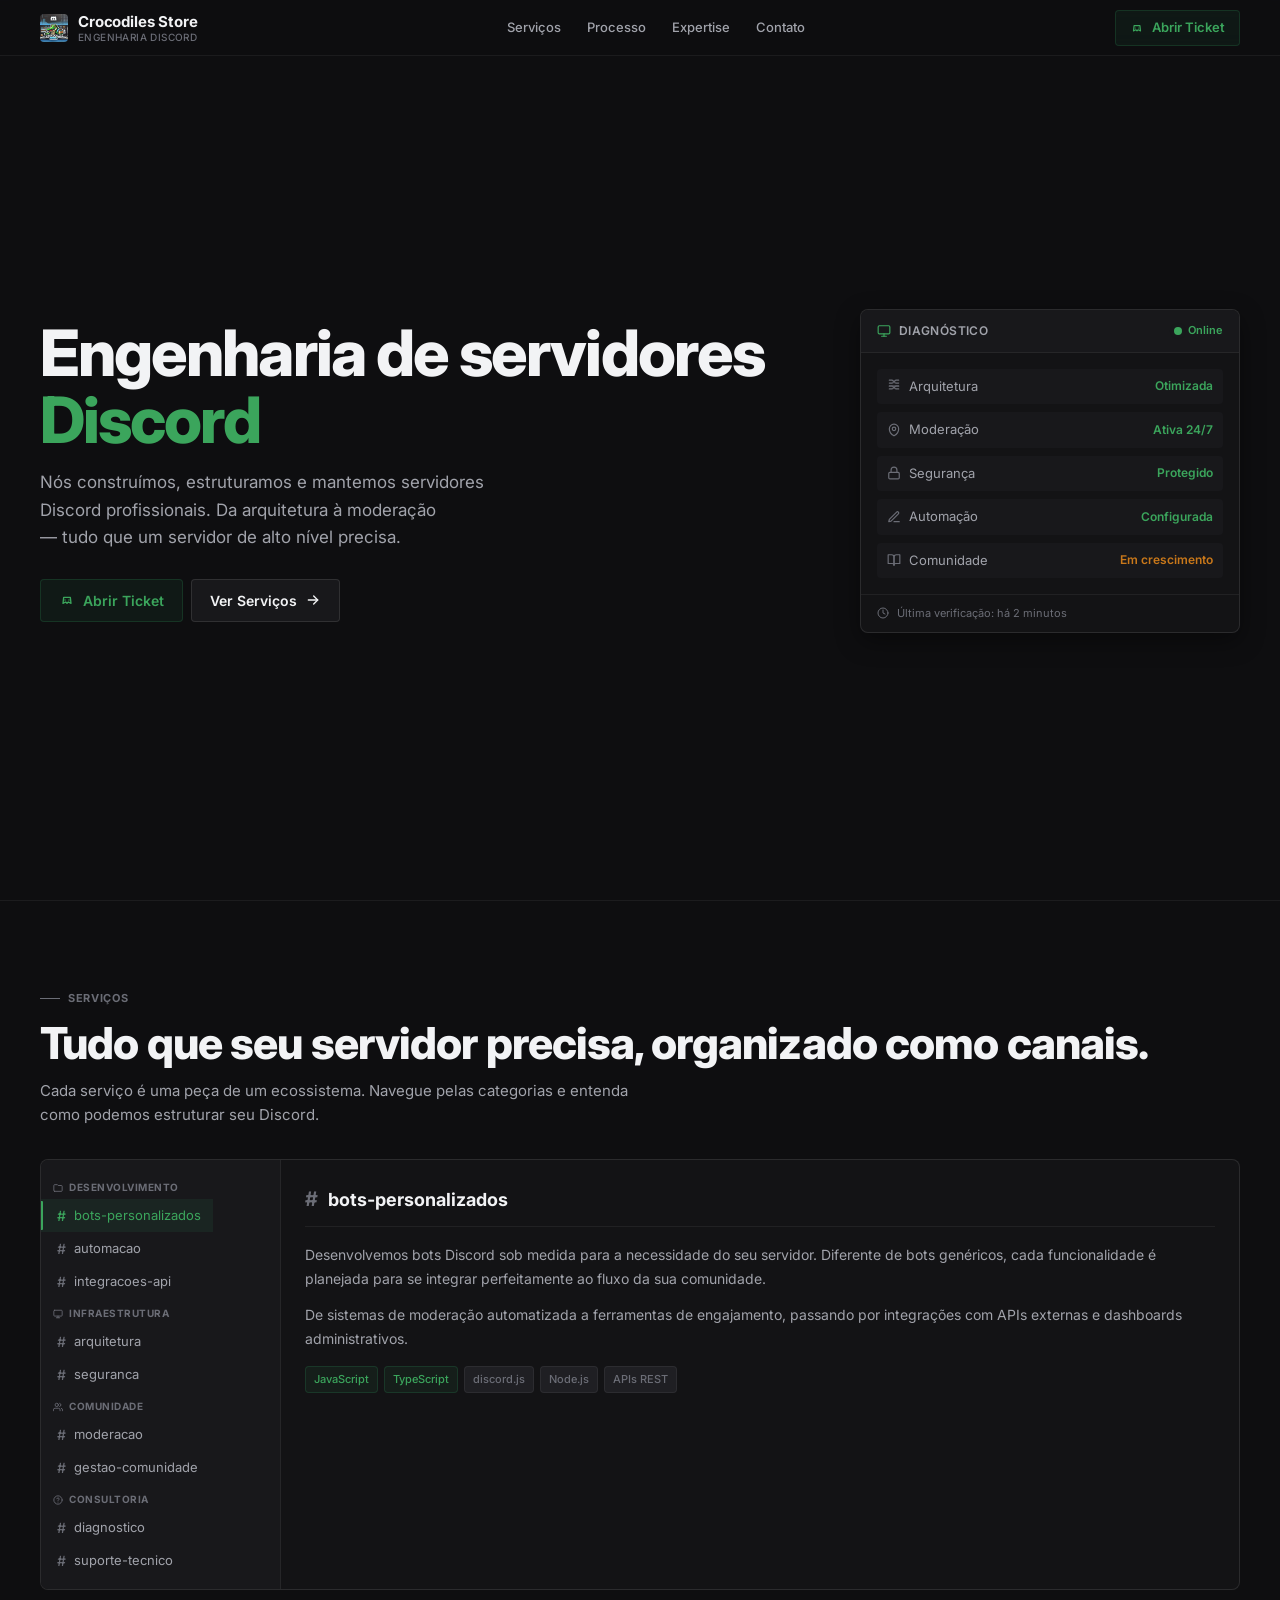
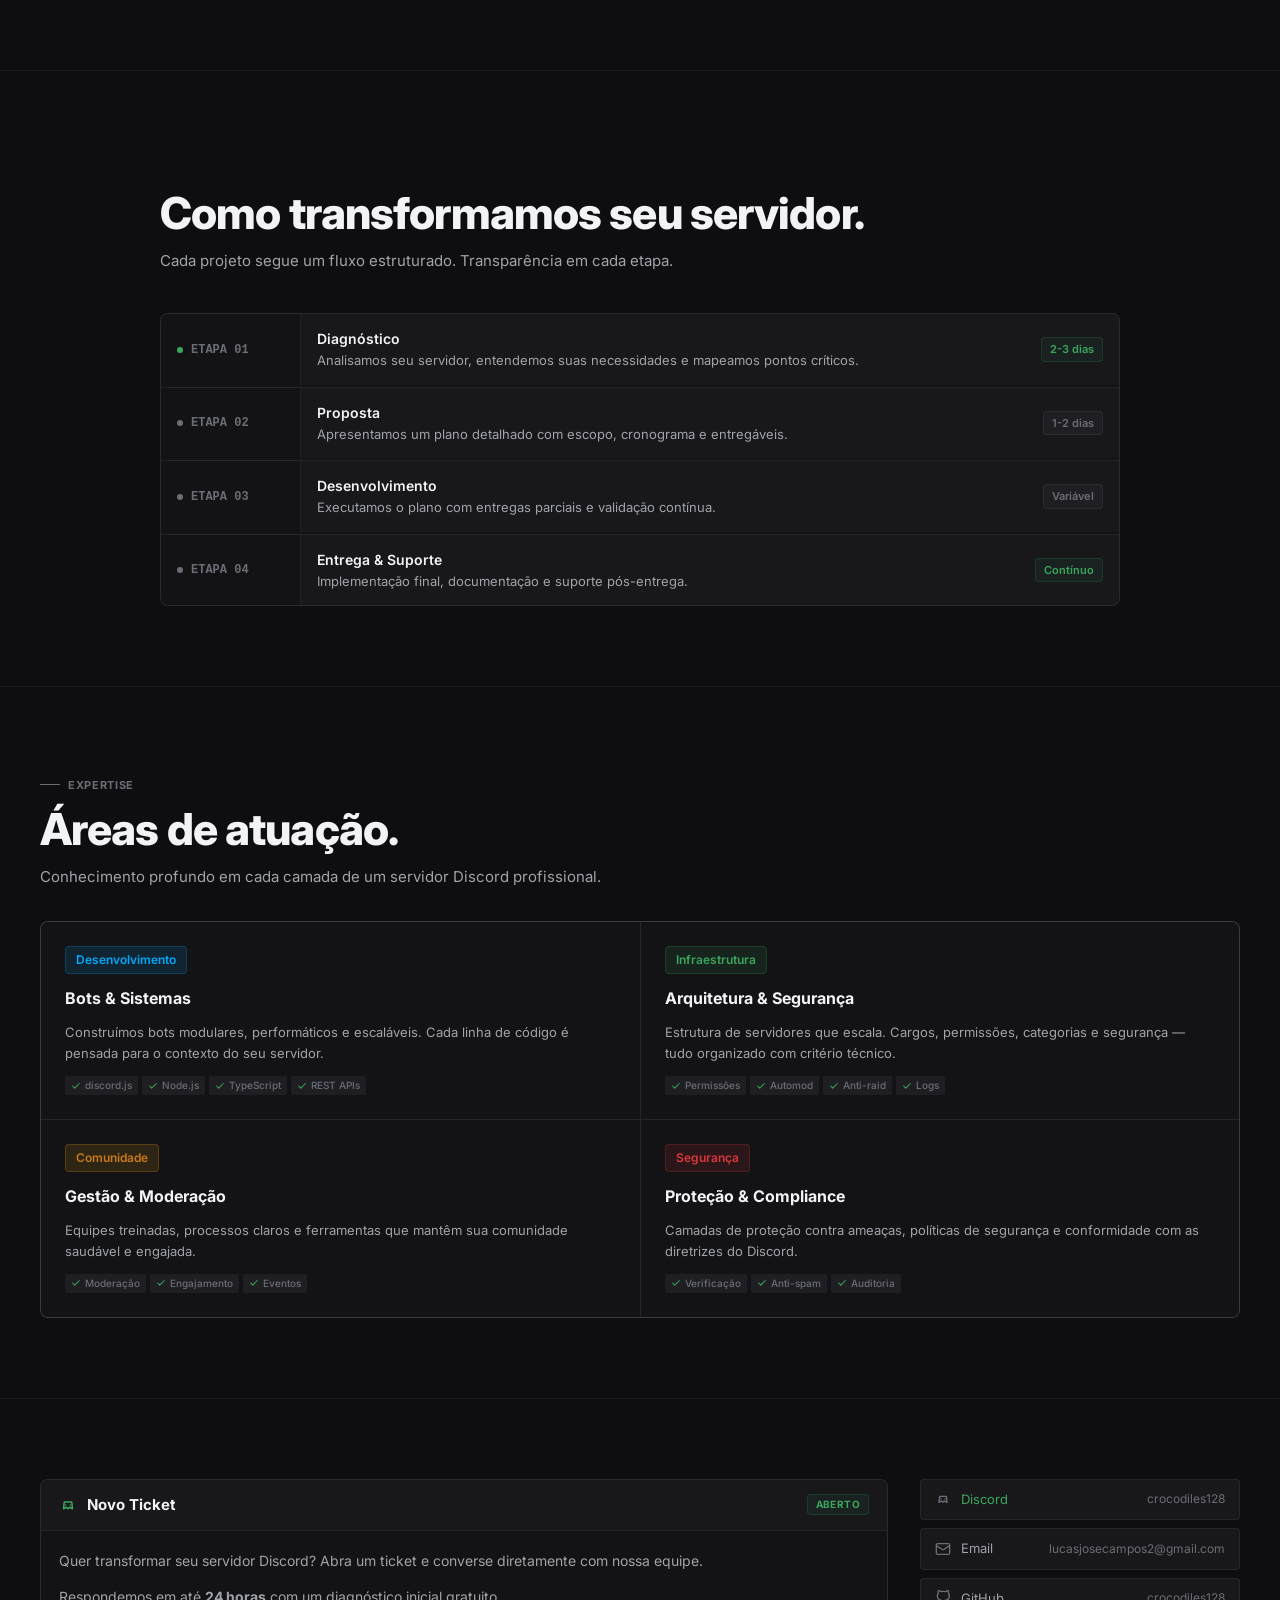
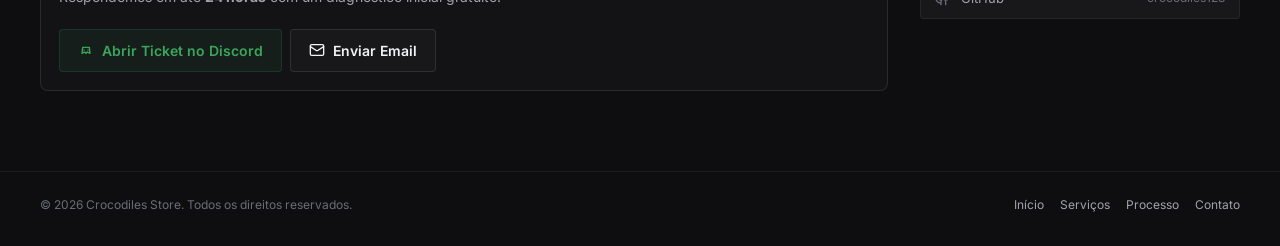
<file: discord/index.html>
<!doctype html>
<html lang="pt-BR">
<head>
  <meta charset="utf-8">
  <meta name="viewport" content="width=device-width, initial-scale=1">
  <meta name="theme-color" content="#0e0e10">
  <meta name="description" content="Crocodiles Store — Engenharia especializada em servidores Discord. Bots, arquitetura, moderação, automação e consultoria.">
  <meta name="color-scheme" content="dark">
  <meta name="robots" content="index, follow">
  <link rel="canonical" href="https://crocodiles128.com.br/discord/">
  <link rel="icon" type="image/webp" href="Store_logo.webp">
  <link rel="apple-touch-icon" href="Store_logo.webp">

  <!-- Open Graph -->
  <meta property="og:type" content="website">
  <meta property="og:url" content="https://crocodiles128.com.br/discord/">
  <meta property="og:title" content="Crocodiles Store — Engenharia Discord">
  <meta property="og:description" content="Nós construímos, estruturamos e mantemos servidores Discord profissionais. Bots, arquitetura, moderação, automação e consultoria.">
  <meta property="og:image" content="https://crocodiles128.com.br/discord/Store_logo.webp">
  <!-- Twitter Card -->
  <meta name="twitter:card" content="summary_large_image">
  <meta name="twitter:title" content="Crocodiles Store — Engenharia Discord">
  <meta name="twitter:description" content="Nós construímos, estruturamos e mantemos servidores Discord profissionais. Bots, arquitetura, moderação, automação e consultoria.">
  <meta name="twitter:image" content="https://crocodiles128.com.br/discord/Store_logo.webp">

  <title>Crocodiles Store — Engenharia Discord | crocodiles128.com.br</title>

  <!-- Structured Data -->
  <script type="application/ld+json">
  {
    "@context": "https://schema.org",
    "@type": "Organization",
    "name": "Crocodiles Store",
    "url": "https://crocodiles128.com.br/discord/",
    "logo": "https://crocodiles128.com.br/discord/Store_logo.webp",
    "description": "Engenharia especializada em servidores Discord. Bots, arquitetura, moderação, automação e consultoria.",
    "contactPoint": {
      "@type": "ContactPoint",
      "email": "lucasjosecampos2@gmail.com",
      "contactType": "customer service",
      "availableLanguage": ["Portuguese", "English"]
    },
    "sameAs": [
      "https://discord.gg/bUPhv4tjNs",
      "https://github.com/crocodiles128"
    ]
  }
  </script>

  <link rel="preconnect" href="https://fonts.googleapis.com">
  <link rel="preconnect" href="https://fonts.gstatic.com" crossorigin>
  <link href="https://fonts.googleapis.com/css2?family=Inter:wght@400;500;600;700;800;900&display=swap" rel="stylesheet">
  <style>
    /* ============================================================
       CROCODILES STORE — Design System
       Inspired by Discord's design philosophy.
       Handcrafted. Not templated.
       ============================================================ */

    :root {
      color-scheme: dark;
      --bg: #0e0e10;
      --surface-0: #131315;
      --surface-1: #18181b;
      --surface-2: #1f1f23;
      --surface-3: #27272a;
      --border: rgba(255, 255, 255, 0.06);
      --border-strong: rgba(255, 255, 255, 0.10);
      --border-hover: rgba(255, 255, 255, 0.16);
      --text: #f2f3f5;
      --text-secondary: #a1a3ab;
      --text-muted: #6b6d76;
      --text-link: #00a8fc;
      --green: #2b8252;
      --green-bright: #3ba55c;
      --green-bg: rgba(43, 130, 82, 0.10);
      --green-border: rgba(43, 130, 82, 0.25);
      --green-glow: rgba(43, 130, 82, 0.08);
      --danger: #da373c;
      --danger-bg: rgba(218, 55, 60, 0.10);
      --warning: #c9781a;
      --radius-sm: 4px;
      --radius: 8px;
      --radius-lg: 12px;
      --font: 'Inter', ui-sans-serif, system-ui, -apple-system, BlinkMacSystemFont, 'Segoe UI', sans-serif;
      --mono: 'SF Mono', 'Cascadia Code', 'JetBrains Mono', 'Consolas', monospace;
      --shadow-sm: 0 1px 2px rgba(0, 0, 0, 0.3);
      --shadow: 0 2px 8px rgba(0, 0, 0, 0.32);
      --shadow-lg: 0 8px 24px rgba(0, 0, 0, 0.4);
      --nav-height: 56px;
    }

    *,
    *::before,
    *::after {
      box-sizing: border-box;
      margin: 0;
      padding: 0;
    }

    html {
      scroll-behavior: smooth;
      background: var(--bg);
      -webkit-font-smoothing: antialiased;
      -moz-osx-font-smoothing: grayscale;
    }

    body {
      font-family: var(--font);
      background: var(--bg);
      color: var(--text);
      line-height: 1.5;
      min-width: 320px;
      overflow-x: hidden;
    }

    ::selection {
      background: var(--green-bg);
      color: var(--text);
    }

    :focus-visible {
      outline: 2px solid var(--green);
      outline-offset: 2px;
      border-radius: var(--radius-sm);
    }

    a {
      color: inherit;
      text-decoration: none;
    }

    button {
      font: inherit;
      cursor: pointer;
      border: none;
      background: none;
      color: inherit;
    }

    img,
    svg {
      display: block;
    }

    /* ============================================================
       UTILITY
       ============================================================ */

    .shell {
      width: min(1200px, calc(100% - 32px));
      margin: 0 auto;
    }

    .shell-narrow {
      width: min(960px, calc(100% - 32px));
      margin: 0 auto;
    }

    .sr-only {
      position: absolute;
      width: 1px;
      height: 1px;
      padding: 0;
      margin: -1px;
      overflow: hidden;
      clip: rect(0, 0, 0, 0);
      white-space: nowrap;
      border: 0;
    }

    /* ============================================================
       NAVIGATION — Discord channel-header inspired
       ============================================================ */

    .topbar {
      position: fixed;
      inset: 0 0 auto;
      z-index: 100;
      height: var(--nav-height);
      border-bottom: 1px solid var(--border);
      background: rgba(14, 14, 16, 0.92);
      backdrop-filter: blur(12px);
      -webkit-backdrop-filter: blur(12px);
    }

    .nav {
      display: flex;
      align-items: center;
      justify-content: space-between;
      height: var(--nav-height);
      gap: 12px;
    }

    .brand {
      display: inline-flex;
      align-items: center;
      gap: 10px;
      font-weight: 700;
      font-size: 15px;
      letter-spacing: -0.01em;
      color: var(--text);
      flex-shrink: 0;
    }

    .brand-icon {
      width: 28px;
      height: 28px;
      border-radius: var(--radius-sm);
      overflow: hidden;
      flex-shrink: 0;
    }

    .brand-icon img {
      width: 100%;
      height: 100%;
      object-fit: cover;
      display: block;
    }

    .brand-text {
      display: flex;
      flex-direction: column;
      line-height: 1.2;
    }

    .brand-text span:first-child {
      font-weight: 700;
      font-size: 15px;
      color: var(--text);
    }

    .brand-text span:last-child {
      font-size: 10px;
      font-weight: 500;
      color: var(--text-muted);
      letter-spacing: 0.04em;
      text-transform: uppercase;
    }

    .nav-links {
      display: flex;
      align-items: center;
      gap: 2px;
    }

    .nav-links a {
      padding: 6px 12px;
      border-radius: var(--radius-sm);
      font-size: 13px;
      font-weight: 500;
      color: var(--text-secondary);
      transition: color 0.15s, background 0.15s;
    }

    .nav-links a:hover {
      color: var(--text);
      background: rgba(255, 255, 255, 0.05);
    }

    .nav-cta {
      display: inline-flex;
      align-items: center;
      gap: 8px;
      padding: 7px 14px;
      border-radius: var(--radius-sm);
      background: var(--green-bg);
      border: 1px solid var(--green-border);
      color: var(--green-bright);
      font-size: 13px;
      font-weight: 600;
      transition: background 0.15s, border-color 0.15s;
      flex-shrink: 0;
    }

    .nav-cta:hover {
      background: rgba(43, 130, 82, 0.18);
      border-color: rgba(43, 130, 82, 0.4);
    }

    .nav-cta svg {
      width: 14px;
      height: 14px;
    }

    /* ============================================================
       HERO — Diagnostic panel + typography
       ============================================================ */

    .hero {
      padding: calc(var(--nav-height) + 48px) 0 64px;
      min-height: 100svh;
      display: flex;
      align-items: center;
    }

    .hero-layout {
      display: grid;
      grid-template-columns: 1fr 380px;
      gap: 48px;
      align-items: center;
    }

    .hero h1 {
      font-size: clamp(36px, 5vw, 64px);
      font-weight: 800;
      line-height: 1.05;
      letter-spacing: -0.03em;
      text-wrap: balance;
      color: var(--text);
    }

    .hero h1 em {
      font-style: normal;
      color: var(--green-bright);
    }

    .hero-lead {
      margin-top: 16px;
      font-size: clamp(15px, 1.4vw, 17px);
      color: var(--text-secondary);
      line-height: 1.6;
      max-width: 520px;
      text-wrap: balance;
    }

    .hero-actions {
      display: flex;
      flex-wrap: wrap;
      gap: 8px;
      margin-top: 28px;
    }

    .btn {
      display: inline-flex;
      align-items: center;
      justify-content: center;
      gap: 8px;
      padding: 10px 18px;
      border-radius: var(--radius-sm);
      font-size: 14px;
      font-weight: 600;
      transition: background 0.15s, border-color 0.15s, color 0.15s;
      border: 1px solid var(--border-strong);
      background: var(--surface-1);
      color: var(--text);
      min-height: 40px;
    }

    .btn:hover {
      border-color: var(--border-hover);
      background: var(--surface-2);
    }

    .btn-primary {
      background: var(--green-bg);
      border-color: var(--green-border);
      color: var(--green-bright);
    }

    .btn-primary:hover {
      background: rgba(43, 130, 82, 0.18);
      border-color: rgba(43, 130, 82, 0.4);
    }

    .btn svg {
      width: 16px;
      height: 16px;
      flex-shrink: 0;
    }

    /* Diagnostic Panel — Discord server status inspired */
    .diagnostic-panel {
      border: 1px solid var(--border-strong);
      border-radius: var(--radius);
      background: var(--surface-0);
      overflow: hidden;
      box-shadow: var(--shadow-lg);
    }

    .panel-header {
      display: flex;
      align-items: center;
      justify-content: space-between;
      padding: 12px 16px;
      border-bottom: 1px solid var(--border);
      background: var(--surface-1);
    }

    .panel-header-left {
      display: flex;
      align-items: center;
      gap: 8px;
      font-size: 12px;
      font-weight: 600;
      color: var(--text-secondary);
      text-transform: uppercase;
      letter-spacing: 0.03em;
    }

    .panel-header-left svg {
      width: 14px;
      height: 14px;
      color: var(--green-bright);
    }

    .panel-status {
      display: flex;
      align-items: center;
      gap: 6px;
      font-size: 11px;
      font-weight: 600;
      color: var(--green-bright);
    }

    .panel-status-dot {
      width: 8px;
      height: 8px;
      border-radius: 50%;
      background: var(--green-bright);
      box-shadow: 0 0 6px var(--green-glow);
    }

    .panel-body {
      padding: 16px;
      display: grid;
      gap: 8px;
    }

    .panel-row {
      display: flex;
      align-items: center;
      justify-content: space-between;
      padding: 8px 10px;
      border-radius: var(--radius-sm);
      background: var(--surface-1);
      font-size: 13px;
    }

    .panel-row-label {
      display: flex;
      align-items: center;
      gap: 8px;
      color: var(--text-secondary);
    }

    .panel-row-label svg {
      width: 14px;
      height: 14px;
      color: var(--text-muted);
      flex-shrink: 0;
    }

    .panel-row-value {
      font-weight: 600;
      font-size: 12px;
      color: var(--text);
    }

    .panel-row-value.green {
      color: var(--green-bright);
    }

    .panel-row-value.warning {
      color: var(--warning);
    }

    .panel-footer {
      padding: 10px 16px;
      border-top: 1px solid var(--border);
      display: flex;
      align-items: center;
      gap: 8px;
      font-size: 11px;
      color: var(--text-muted);
    }

    .panel-footer svg {
      width: 12px;
      height: 12px;
      flex-shrink: 0;
    }

    /* ============================================================
       SECTION COMMON
       ============================================================ */

    section {
      padding: 80px 0;
      border-top: 1px solid var(--border);
    }

    .section-label {
      display: inline-flex;
      align-items: center;
      gap: 8px;
      font-size: 11px;
      font-weight: 700;
      text-transform: uppercase;
      letter-spacing: 0.06em;
      color: var(--text-muted);
      margin-bottom: 12px;
    }

    .section-label::before {
      content: '';
      width: 20px;
      height: 1px;
      background: var(--text-muted);
    }

    .section-title {
      font-size: clamp(26px, 3.6vw, 44px);
      font-weight: 800;
      line-height: 1.1;
      letter-spacing: -0.02em;
      text-wrap: balance;
      color: var(--text);
    }

    .section-desc {
      margin-top: 12px;
      font-size: 15px;
      color: var(--text-secondary);
      line-height: 1.6;
      max-width: 600px;
    }

    /* ============================================================
       SERVICES — Channel list layout
       ============================================================ */

    .services-layout {
      display: grid;
      grid-template-columns: 240px 1fr;
      gap: 0;
      border: 1px solid var(--border-strong);
      border-radius: var(--radius);
      overflow: hidden;
      background: var(--surface-0);
      margin-top: 32px;
    }

    .channel-sidebar {
      background: var(--surface-1);
      border-right: 1px solid var(--border);
      padding: 12px 0;
    }

    .channel-category {
      padding: 8px 12px 4px;
      font-size: 10px;
      font-weight: 700;
      text-transform: uppercase;
      letter-spacing: 0.05em;
      color: var(--text-muted);
      display: flex;
      align-items: center;
      gap: 6px;
    }

    .channel-category svg {
      width: 10px;
      height: 10px;
      color: var(--text-muted);
    }

    .channel-item {
      display: flex;
      align-items: center;
      gap: 8px;
      padding: 6px 12px 6px 16px;
      font-size: 13px;
      color: var(--text-secondary);
      cursor: pointer;
      transition: background 0.1s, color 0.1s;
      border-radius: 0;
      position: relative;
    }

    .channel-item::before {
      content: '#';
      font-weight: 500;
      color: var(--text-muted);
      font-size: 14px;
    }

    .channel-item:hover {
      background: rgba(255, 255, 255, 0.04);
      color: var(--text);
    }

    .channel-item.active {
      background: rgba(43, 130, 82, 0.12);
      color: var(--green-bright);
    }

    .channel-item.active::before {
      color: var(--green-bright);
    }

    .channel-item.active::after {
      content: '';
      position: absolute;
      left: 0;
      top: 2px;
      bottom: 2px;
      width: 2px;
      background: var(--green-bright);
      border-radius: 0 1px 1px 0;
    }

    .channel-content {
      padding: 24px;
    }

    .channel-content-header {
      display: flex;
      align-items: center;
      gap: 10px;
      margin-bottom: 16px;
      padding-bottom: 12px;
      border-bottom: 1px solid var(--border);
    }

    .channel-content-header .hash {
      font-size: 20px;
      font-weight: 700;
      color: var(--text-muted);
    }

    .channel-content-header h3 {
      font-size: 18px;
      font-weight: 700;
      color: var(--text);
    }

    .channel-content-body {
      font-size: 14px;
      color: var(--text-secondary);
      line-height: 1.7;
    }

    .channel-content-body p + p {
      margin-top: 12px;
    }

    .service-tags {
      display: flex;
      flex-wrap: wrap;
      gap: 6px;
      margin-top: 16px;
    }

    .service-tag {
      display: inline-flex;
      align-items: center;
      gap: 4px;
      padding: 3px 8px;
      border-radius: var(--radius-sm);
      background: var(--surface-2);
      border: 1px solid var(--border);
      font-size: 11px;
      font-weight: 500;
      color: var(--text-muted);
    }

    .service-tag.green {
      background: var(--green-bg);
      border-color: var(--green-border);
      color: var(--green-bright);
    }

    /* ============================================================
       PROCESS — Audit log / timeline
       ============================================================ */

    .process-header {
      display: flex;
      align-items: flex-end;
      justify-content: space-between;
      gap: 24px;
      margin-bottom: 40px;
    }

    .process-timeline {
      display: grid;
      gap: 2px;
      border: 1px solid var(--border-strong);
      border-radius: var(--radius);
      overflow: hidden;
      background: var(--surface-0);
    }

    .process-step {
      display: grid;
      grid-template-columns: 140px 1fr;
      gap: 0;
      background: var(--surface-1);
      transition: background 0.15s;
    }

    .process-step:hover {
      background: var(--surface-2);
    }

    .process-step + .process-step {
      border-top: 1px solid var(--border);
    }

    .process-step-time {
      padding: 14px 16px;
      font-size: 12px;
      font-weight: 600;
      color: var(--text-muted);
      font-family: var(--mono);
      border-right: 1px solid var(--border);
      display: flex;
      align-items: center;
      gap: 8px;
      background: var(--surface-0);
    }

    .process-step-time .dot {
      width: 6px;
      height: 6px;
      border-radius: 50%;
      background: var(--text-muted);
      flex-shrink: 0;
    }

    .process-step-time .dot.green {
      background: var(--green-bright);
      box-shadow: 0 0 6px var(--green-glow);
    }

    .process-step-body {
      padding: 14px 16px;
      display: flex;
      align-items: center;
      justify-content: space-between;
      gap: 12px;
    }

    .process-step-body h4 {
      font-size: 14px;
      font-weight: 600;
      color: var(--text);
    }

    .process-step-body p {
      font-size: 13px;
      color: var(--text-secondary);
      margin-top: 2px;
    }

    .process-step-badge {
      flex-shrink: 0;
      padding: 3px 8px;
      border-radius: var(--radius-sm);
      font-size: 11px;
      font-weight: 600;
      background: var(--surface-2);
      border: 1px solid var(--border);
      color: var(--text-muted);
      white-space: nowrap;
    }

    .process-step-badge.green {
      background: var(--green-bg);
      border-color: var(--green-border);
      color: var(--green-bright);
    }

    /* ============================================================
       EXPERTISE — Role / permission matrix
       ============================================================ */

    .expertise-grid {
      display: grid;
      grid-template-columns: repeat(2, 1fr);
      gap: 1px;
      border: 1px solid var(--border-strong);
      border-radius: var(--radius);
      overflow: hidden;
      background: var(--border-strong);
      margin-top: 32px;
    }

    .expertise-card {
      background: var(--surface-0);
      padding: 24px;
      display: flex;
      flex-direction: column;
      gap: 12px;
    }

    .expertise-card:hover {
      background: var(--surface-1);
    }

    .expertise-role {
      display: inline-flex;
      align-items: center;
      gap: 6px;
      padding: 4px 10px;
      border-radius: var(--radius-sm);
      font-size: 12px;
      font-weight: 600;
      width: fit-content;
    }

    .expertise-role.dev {
      background: rgba(0, 168, 252, 0.12);
      color: var(--text-link);
      border: 1px solid rgba(0, 168, 252, 0.2);
    }

    .expertise-role.infra {
      background: rgba(59, 165, 92, 0.12);
      color: var(--green-bright);
      border: 1px solid rgba(59, 165, 92, 0.2);
    }

    .expertise-role.community {
      background: rgba(250, 168, 26, 0.12);
      color: var(--warning);
      border: 1px solid rgba(250, 168, 26, 0.2);
    }

    .expertise-role.security {
      background: rgba(218, 55, 60, 0.12);
      color: var(--danger);
      border: 1px solid rgba(218, 55, 60, 0.2);
    }

    .expertise-card h4 {
      font-size: 16px;
      font-weight: 700;
      color: var(--text);
    }

    .expertise-card p {
      font-size: 13px;
      color: var(--text-secondary);
      line-height: 1.6;
    }

    .expertise-perms {
      display: flex;
      flex-wrap: wrap;
      gap: 4px;
      margin-top: auto;
    }

    .expertise-perm {
      display: inline-flex;
      align-items: center;
      gap: 4px;
      padding: 2px 6px;
      border-radius: 2px;
      font-size: 10px;
      font-weight: 500;
      color: var(--text-muted);
      background: var(--surface-2);
    }

    .expertise-perm svg {
      width: 10px;
      height: 10px;
    }

    .expertise-perm.allowed svg {
      color: var(--green-bright);
    }

    /* ============================================================
       CONTACT — Ticket interface
       ============================================================ */

    .contact-layout {
      display: grid;
      grid-template-columns: 1fr 320px;
      gap: 32px;
      align-items: start;
    }

    .ticket-panel {
      border: 1px solid var(--border-strong);
      border-radius: var(--radius);
      background: var(--surface-0);
      overflow: hidden;
    }

    .ticket-header {
      display: flex;
      align-items: center;
      justify-content: space-between;
      padding: 14px 18px;
      border-bottom: 1px solid var(--border);
      background: var(--surface-1);
    }

    .ticket-header-left {
      display: flex;
      align-items: center;
      gap: 10px;
    }

    .ticket-header-left svg {
      width: 18px;
      height: 18px;
      color: var(--green-bright);
    }

    .ticket-header-left h3 {
      font-size: 15px;
      font-weight: 700;
      color: var(--text);
    }

    .ticket-badge {
      padding: 2px 8px;
      border-radius: var(--radius-sm);
      font-size: 10px;
      font-weight: 700;
      text-transform: uppercase;
      letter-spacing: 0.04em;
      background: var(--green-bg);
      color: var(--green-bright);
      border: 1px solid var(--green-border);
    }

    .ticket-body {
      padding: 18px;
    }

    .ticket-body p {
      font-size: 14px;
      color: var(--text-secondary);
      line-height: 1.7;
    }

    .ticket-body p + p {
      margin-top: 12px;
    }

    .ticket-actions {
      display: flex;
      flex-wrap: wrap;
      gap: 8px;
      margin-top: 20px;
    }

    .ticket-info {
      display: grid;
      gap: 8px;
    }

    .ticket-info-item {
      display: flex;
      align-items: center;
      gap: 10px;
      padding: 10px 14px;
      border-radius: var(--radius-sm);
      background: var(--surface-1);
      border: 1px solid var(--border);
      font-size: 13px;
      color: var(--text-secondary);
      transition: border-color 0.15s, background 0.15s;
    }

    .ticket-info-item:hover {
      border-color: var(--border-hover);
      background: var(--surface-2);
      color: var(--text);
    }

    .ticket-info-item svg {
      width: 16px;
      height: 16px;
      color: var(--text-muted);
      flex-shrink: 0;
    }

    .ticket-info-item .green {
      color: var(--green-bright);
    }

    /* ============================================================
       FOOTER
       ============================================================ */

    footer {
      border-top: 1px solid var(--border);
      padding: 24px 0 32px;
    }

    .footer-inner {
      display: flex;
      justify-content: space-between;
      align-items: center;
      gap: 16px;
      font-size: 12px;
      color: var(--text-muted);
    }

    .footer-inner a {
      color: var(--text-secondary);
      transition: color 0.15s;
    }

    .footer-inner a:hover {
      color: var(--text);
    }

    .footer-links {
      display: flex;
      gap: 16px;
    }

    /* ============================================================
       SCROLL ANIMATIONS
       ============================================================ */

    .reveal {
      opacity: 0;
      transform: translateY(12px);
      transition: opacity 0.5s ease, transform 0.5s ease;
    }

    .reveal.visible {
      opacity: 1;
      transform: translateY(0);
    }

    /* ============================================================
       RESPONSIVE
       ============================================================ */

    @media (max-width: 1024px) {
      .hero-layout {
        grid-template-columns: 1fr;
        gap: 32px;
      }

      .diagnostic-panel {
        max-width: 480px;
      }

      .services-layout {
        grid-template-columns: 1fr;
      }

      .channel-sidebar {
        border-right: none;
        border-bottom: 1px solid var(--border);
        display: flex;
        flex-wrap: wrap;
        gap: 0;
        padding: 8px;
      }

      .channel-category {
        width: 100%;
        padding: 4px 8px;
      }

      .channel-item {
        padding: 4px 10px;
        border-radius: var(--radius-sm);
      }

      .channel-item.active::after {
        display: none;
      }

      .contact-layout {
        grid-template-columns: 1fr;
      }
    }

    @media (max-width: 768px) {
      .nav-links {
        display: none;
      }

      .hero {
        padding-top: calc(var(--nav-height) + 32px);
        min-height: auto;
      }

      section {
        padding: 56px 0;
      }

      .process-step {
        grid-template-columns: 1fr;
      }

      .process-step-time {
        border-right: none;
        border-bottom: 1px solid var(--border);
        padding: 10px 14px;
      }

      .process-step-body {
        padding: 10px 14px;
        flex-direction: column;
        align-items: flex-start;
      }

      .expertise-grid {
        grid-template-columns: 1fr;
      }

      .footer-inner {
        flex-direction: column;
        text-align: center;
      }
    }

    @media (max-width: 480px) {
      .shell,
      .shell-narrow {
        width: calc(100% - 20px);
      }

      .hero h1 {
        font-size: 28px;
      }

      .channel-content {
        padding: 16px;
      }

      .ticket-body {
        padding: 14px;
      }
    }

    @media (prefers-reduced-motion: reduce) {
      *,
      *::before,
      *::after {
        animation-duration: 0.01ms !important;
        animation-iteration-count: 1 !important;
        scroll-behavior: auto !important;
        transition-duration: 0.01ms !important;
      }

      .reveal {
        opacity: 1;
        transform: none;
      }
    }
  </style>
</head>
<body>

  <!-- ============================================================
       NAVIGATION
       ============================================================ -->
  <header class="topbar" role="banner">
    <nav class="shell nav" aria-label="Navegação principal">
      <a class="brand" href="/" aria-label="Ir para crocodiles128.com.br">
        <span class="brand-icon" aria-hidden="true">
          <img src="Store_logo.webp" alt="Crocodiles Store — Engenharia Discord">
        </span>
        <span class="brand-text">
          <span>Crocodiles Store</span>
          <span>Engenharia Discord</span>
        </span>
      </a>

      <div class="nav-links" role="list">
        <a href="#servicos" role="listitem">Serviços</a>
        <a href="#processo" role="listitem">Processo</a>
        <a href="#expertise" role="listitem">Expertise</a>
        <a href="#contato" role="listitem">Contato</a>
      </div>

      <a class="nav-cta" href="https://discord.gg/bUPhv4tjNs" target="_blank" rel="noreferrer" aria-label="Abrir ticket no Discord">
        <svg viewBox="0 0 24 24" fill="none" stroke="currentColor" stroke-width="2" stroke-linecap="round" stroke-linejoin="round">
          <path d="M7 8h10l1 9-4-2-2 2-2-2-4 2 1-9Z"/>
          <path d="M9 12h.01"/>
          <path d="M15 12h.01"/>
        </svg>
        Abrir Ticket
      </a>
    </nav>
  </header>

  <main id="top">

    <!-- ============================================================
         HERO
         ============================================================ -->
    <section class="hero" aria-label="Apresentação">
      <div class="shell hero-layout">
        <div>
          <h1>
            Engenharia de servidores<br>
            <em>Discord</em>
          </h1>
          <p class="hero-lead">
            Nós construímos, estruturamos e mantemos servidores Discord profissionais.
            Da arquitetura à moderação — tudo que um servidor de alto nível precisa.
          </p>
          <div class="hero-actions">
            <a class="btn btn-primary" href="https://discord.gg/bUPhv4tjNs" target="_blank" rel="noreferrer">
              <svg viewBox="0 0 24 24" fill="none" stroke="currentColor" stroke-width="2" stroke-linecap="round" stroke-linejoin="round">
                <path d="M7 8h10l1 9-4-2-2 2-2-2-4 2 1-9Z"/>
                <path d="M9 12h.01"/>
                <path d="M15 12h.01"/>
              </svg>
              Abrir Ticket
            </a>
            <a class="btn" href="#servicos">
              Ver Serviços
              <svg viewBox="0 0 24 24" fill="none" stroke="currentColor" stroke-width="2" stroke-linecap="round" stroke-linejoin="round">
                <path d="M5 12h14"/>
                <path d="m13 6 6 6-6 6"/>
              </svg>
            </a>
          </div>
        </div>

        <!-- Diagnostic Panel -->
        <div class="diagnostic-panel" aria-label="Painel de diagnóstico do servidor">
          <div class="panel-header">
            <div class="panel-header-left">
              <svg viewBox="0 0 24 24" fill="none" stroke="currentColor" stroke-width="2" stroke-linecap="round" stroke-linejoin="round">
                <rect x="2" y="3" width="20" height="14" rx="2"/>
                <path d="M8 21h8"/>
                <path d="M12 17v4"/>
              </svg>
              Diagnóstico
            </div>
            <div class="panel-status">
              <span class="panel-status-dot" aria-hidden="true"></span>
              Online
            </div>
          </div>
          <div class="panel-body">
            <div class="panel-row">
              <span class="panel-row-label">
                <svg viewBox="0 0 24 24" fill="none" stroke="currentColor" stroke-width="2" stroke-linecap="round" stroke-linejoin="round">
                  <path d="M20 7h-4.5a2.5 2.5 0 0 1 0-5H20"/>
                  <path d="M4 7h4.5a2.5 2.5 0 0 0 0-5H4"/>
                  <path d="M20 17h-4.5a2.5 2.5 0 0 1 0-5H20"/>
                  <path d="M4 17h4.5a2.5 2.5 0 0 0 0-5H4"/>
                  <path d="M20 12H4"/>
                </svg>
                Arquitetura
              </span>
              <span class="panel-row-value green">Otimizada</span>
            </div>
            <div class="panel-row">
              <span class="panel-row-label">
                <svg viewBox="0 0 24 24" fill="none" stroke="currentColor" stroke-width="2" stroke-linecap="round" stroke-linejoin="round">
                  <path d="M12 22s-8-4.5-8-11.8A8 8 0 0 1 12 2a8 8 0 0 1 8 8.2c0 7.3-8 11.8-8 11.8z"/>
                  <circle cx="12" cy="10" r="3"/>
                </svg>
                Moderação
              </span>
              <span class="panel-row-value green">Ativa 24/7</span>
            </div>
            <div class="panel-row">
              <span class="panel-row-label">
                <svg viewBox="0 0 24 24" fill="none" stroke="currentColor" stroke-width="2" stroke-linecap="round" stroke-linejoin="round">
                  <rect x="3" y="11" width="18" height="11" rx="2"/>
                  <path d="M7 11V7a5 5 0 0 1 10 0v4"/>
                </svg>
                Segurança
              </span>
              <span class="panel-row-value green">Protegido</span>
            </div>
            <div class="panel-row">
              <span class="panel-row-label">
                <svg viewBox="0 0 24 24" fill="none" stroke="currentColor" stroke-width="2" stroke-linecap="round" stroke-linejoin="round">
                  <path d="M12 20h9"/>
                  <path d="M16.5 3.5a2.12 2.12 0 0 1 3 3L7 19l-4 1 1-4L16.5 3.5z"/>
                </svg>
                Automação
              </span>
              <span class="panel-row-value green">Configurada</span>
            </div>
            <div class="panel-row">
              <span class="panel-row-label">
                <svg viewBox="0 0 24 24" fill="none" stroke="currentColor" stroke-width="2" stroke-linecap="round" stroke-linejoin="round">
                  <path d="M2 3h6a4 4 0 0 1 4 4v14a3 3 0 0 0-3-3H2z"/>
                  <path d="M22 3h-6a4 4 0 0 0-4 4v14a3 3 0 0 1 3-3h7z"/>
                </svg>
                Comunidade
              </span>
              <span class="panel-row-value warning">Em crescimento</span>
            </div>
          </div>
          <div class="panel-footer">
            <svg viewBox="0 0 24 24" fill="none" stroke="currentColor" stroke-width="2" stroke-linecap="round" stroke-linejoin="round">
              <circle cx="12" cy="12" r="10"/>
              <path d="M12 6v6l4 2"/>
            </svg>
            Última verificação: há 2 minutos
          </div>
        </div>
      </div>
    </section>

    <!-- ============================================================
         SERVICES — Channel list layout
         ============================================================ -->
    <section id="servicos" aria-label="Serviços">
      <div class="shell">
        <div class="section-label">Serviços</div>
        <h2 class="section-title">Tudo que seu servidor precisa, organizado como canais.</h2>
        <p class="section-desc">
          Cada serviço é uma peça de um ecossistema. Navegue pelas categorias e entenda como podemos estruturar seu Discord.
        </p>

        <div class="services-layout" role="tablist" aria-label="Categorias de serviços">
          <div class="channel-sidebar" role="tablist" aria-orientation="vertical">
            <div class="channel-category" aria-hidden="true">
              <svg viewBox="0 0 24 24" fill="none" stroke="currentColor" stroke-width="2" stroke-linecap="round" stroke-linejoin="round">
                <path d="M4 20h16a2 2 0 0 0 2-2V8a2 2 0 0 0-2-2h-7.5l-2-2H4a2 2 0 0 0-2 2v12a2 2 0 0 0 2 2z"/>
              </svg>
              Desenvolvimento
            </div>
            <button class="channel-item active" role="tab" aria-selected="true" data-service="bots" aria-controls="service-bots">
              bots-personalizados
            </button>
            <button class="channel-item" role="tab" aria-selected="false" data-service="automacao" aria-controls="service-automacao">
              automacao
            </button>
            <button class="channel-item" role="tab" aria-selected="false" data-service="api" aria-controls="service-api">
              integracoes-api
            </button>

            <div class="channel-category" aria-hidden="true">
              <svg viewBox="0 0 24 24" fill="none" stroke="currentColor" stroke-width="2" stroke-linecap="round" stroke-linejoin="round">
                <rect x="2" y="3" width="20" height="14" rx="2"/>
                <path d="M8 21h8"/>
                <path d="M12 17v4"/>
              </svg>
              Infraestrutura
            </div>
            <button class="channel-item" role="tab" aria-selected="false" data-service="arquitetura" aria-controls="service-arquitetura">
              arquitetura
            </button>
            <button class="channel-item" role="tab" aria-selected="false" data-service="seguranca" aria-controls="service-seguranca">
              seguranca
            </button>

            <div class="channel-category" aria-hidden="true">
              <svg viewBox="0 0 24 24" fill="none" stroke="currentColor" stroke-width="2" stroke-linecap="round" stroke-linejoin="round">
                <path d="M17 21v-2a4 4 0 0 0-4-4H5a4 4 0 0 0-4 4v2"/>
                <circle cx="9" cy="7" r="4"/>
                <path d="M23 21v-2a4 4 0 0 0-3-3.87"/>
                <path d="M16 3.13a4 4 0 0 1 0 7.75"/>
              </svg>
              Comunidade
            </div>
            <button class="channel-item" role="tab" aria-selected="false" data-service="moderacao" aria-controls="service-moderacao">
              moderacao
            </button>
            <button class="channel-item" role="tab" aria-selected="false" data-service="gestao" aria-controls="service-gestao">
              gestao-comunidade
            </button>

            <div class="channel-category" aria-hidden="true">
              <svg viewBox="0 0 24 24" fill="none" stroke="currentColor" stroke-width="2" stroke-linecap="round" stroke-linejoin="round">
                <circle cx="12" cy="12" r="10"/>
                <path d="M9.09 9a3 3 0 0 1 5.83 1c0 2-3 3-3 3"/>
                <path d="M12 17h.01"/>
              </svg>
              Consultoria
            </div>
            <button class="channel-item" role="tab" aria-selected="false" data-service="consultoria" aria-controls="service-consultoria">
              diagnostico
            </button>
            <button class="channel-item" role="tab" aria-selected="false" data-service="suporte" aria-controls="service-suporte">
              suporte-tecnico
            </button>
          </div>

          <div class="channel-content">
            <!-- Bots -->
            <div class="channel-content-panel" id="service-bots" role="tabpanel" aria-label="Bots personalizados">
              <div class="channel-content-header">
                <span class="hash" aria-hidden="true">#</span>
                <h3>bots-personalizados</h3>
              </div>
              <div class="channel-content-body">
                <p>
                  Desenvolvemos bots Discord sob medida para a necessidade do seu servidor.
                  Diferente de bots genéricos, cada funcionalidade é planejada para se integrar
                  perfeitamente ao fluxo da sua comunidade.
                </p>
                <p>
                  De sistemas de moderação automatizada a ferramentas de engajamento,
                  passando por integrações com APIs externas e dashboards administrativos.
                </p>
                <div class="service-tags">
                  <span class="service-tag green">JavaScript</span>
                  <span class="service-tag green">TypeScript</span>
                  <span class="service-tag">discord.js</span>
                  <span class="service-tag">Node.js</span>
                  <span class="service-tag">APIs REST</span>
                </div>
              </div>
            </div>

            <!-- Automação -->
            <div class="channel-content-panel" id="service-automacao" role="tabpanel" aria-label="Automação" hidden>
              <div class="channel-content-header">
                <span class="hash" aria-hidden="true">#</span>
                <h3>automacao</h3>
              </div>
              <div class="channel-content-body">
                <p>
                  Automatize processos repetitivos e libere sua equipe para o que realmente importa.
                  Boas-vindas, moderação, agendamento, notificações — tudo funcionando 24/7.
                </p>
                <p>
                  Sistemas de ticket automatizado, atribuição de cargos por reação,
                  logs de auditoria e muito mais.
                </p>
                <div class="service-tags">
                  <span class="service-tag green">Node.js</span>
                  <span class="service-tag">Workflows</span>
                  <span class="service-tag">Webhooks</span>
                </div>
              </div>
            </div>

            <!-- API -->
            <div class="channel-content-panel" id="service-api" role="tabpanel" aria-label="Integrações e API" hidden>
              <div class="channel-content-header">
                <span class="hash" aria-hidden="true">#</span>
                <h3>integracoes-api</h3>
              </div>
              <div class="channel-content-body">
                <p>
                  Conecte seu servidor Discord com ferramentas externas: CRMs, plataformas de pagamento,
                  sistemas de suporte, dashboards e muito mais.
                </p>
                <p>
                  Construímos pontes entre o Discord e o ecossistema da sua empresa ou comunidade.
                </p>
                <div class="service-tags">
                  <span class="service-tag green">APIs</span>
                  <span class="service-tag">Webhooks</span>
                  <span class="service-tag">Node.js</span>
                  <span class="service-tag">PHP</span>
                </div>
              </div>
            </div>

            <!-- Arquitetura -->
            <div class="channel-content-panel" id="service-arquitetura" role="tabpanel" aria-label="Arquitetura" hidden>
              <div class="channel-content-header">
                <span class="hash" aria-hidden="true">#</span>
                <h3>arquitetura</h3>
              </div>
              <div class="channel-content-body">
                <p>
                  Um servidor bem estruturado é a base de uma comunidade saudável.
                  Planejamos a hierarquia de canais, cargos, permissões e categorias
                  para maximizar organização e usabilidade.
                </p>
                <p>
                  Desde servidores públicos com milhares de membros até espaços privados
                  para equipes e empresas.
                </p>
                <div class="service-tags">
                  <span class="service-tag">Estrutura de cargos</span>
                  <span class="service-tag">Permissões</span>
                  <span class="service-tag">Categorias</span>
                  <span class="service-tag">Hierarquia</span>
                </div>
              </div>
            </div>

            <!-- Segurança -->
            <div class="channel-content-panel" id="service-seguranca" role="tabpanel" aria-label="Segurança" hidden>
              <div class="channel-content-header">
                <span class="hash" aria-hidden="true">#</span>
                <h3>seguranca</h3>
              </div>
              <div class="channel-content-body">
                <p>
                  Proteção contra raids, bots maliciosos, vazamento de informações e
                  ataques de spam. Implementamos camadas de segurança que mantêm
                  seu servidor seguro sem prejudicar a experiência dos membros.
                </p>
                <p>
                  Configuração de automod, sistemas de verificação, logs de auditoria
                  e políticas de segurança personalizadas.
                </p>
                <div class="service-tags">
                  <span class="service-tag green">Automod</span>
                  <span class="service-tag">Anti-raid</span>
                  <span class="service-tag">Logs</span>
                  <span class="service-tag">Verificação</span>
                </div>
              </div>
            </div>

            <!-- Moderação -->
            <div class="channel-content-panel" id="service-moderacao" role="tabpanel" aria-label="Moderação" hidden>
              <div class="channel-content-header">
                <span class="hash" aria-hidden="true">#</span>
                <h3>moderacao</h3>
              </div>
              <div class="channel-content-body">
                <p>
                  Equipes de moderação treinadas e processos claros para manter
                  seu servidor organizado e seguro. Não se trata apenas de punir —
                  trata-se de criar uma cultura.
                </p>
                <p>
                  Recrutamento, treinamento, protocolos de ação e sistemas de suporte
                  para moderadores.
                </p>
                <div class="service-tags">
                  <span class="service-tag">Equipe dedicada</span>
                  <span class="service-tag">Protocolos</span>
                  <span class="service-tag">Treinamento</span>
                </div>
              </div>
            </div>

            <!-- Gestão -->
            <div class="channel-content-panel" id="service-gestao" role="tabpanel" aria-label="Gestão de comunidade" hidden>
              <div class="channel-content-header">
                <span class="hash" aria-hidden="true">#</span>
                <h3>gestao-comunidade</h3>
              </div>
              <div class="channel-content-body">
                <p>
                  Gerenciamento completo da sua comunidade: engajamento, eventos,
                  comunicação e crescimento sustentável. Acompanhamos métricas
                  e ajustamos estratégias continuamente.
                </p>
                <p>
                  Curadoria de conteúdo, organização de eventos, sistemas de
                  feedback e relatórios periódicos.
                </p>
                <div class="service-tags">
                  <span class="service-tag">Engajamento</span>
                  <span class="service-tag">Eventos</span>
                  <span class="service-tag">Métricas</span>
                </div>
              </div>
            </div>

            <!-- Consultoria -->
            <div class="channel-content-panel" id="service-consultoria" role="tabpanel" aria-label="Consultoria" hidden>
              <div class="channel-content-header">
                <span class="hash" aria-hidden="true">#</span>
                <h3>diagnostico</h3>
              </div>
              <div class="channel-content-body">
                <p>
                  Análise completa do seu servidor: estrutura, permissões, bots,
                  fluxos de moderação e engajamento. Entregamos um relatório
                  detalhado com recomendações priorizadas.
                </p>
                <p>
                  Ideal para servidores que já existem mas precisam de
                  otimização ou reestruturação.
                </p>
                <div class="service-tags">
                  <span class="service-tag green">Auditoria</span>
                  <span class="service-tag">Relatório</span>
                  <span class="service-tag">Recomendações</span>
                </div>
              </div>
            </div>

            <!-- Suporte -->
            <div class="channel-content-panel" id="service-suporte" role="tabpanel" aria-label="Suporte técnico" hidden>
              <div class="channel-content-header">
                <span class="hash" aria-hidden="true">#</span>
                <h3>suporte-tecnico</h3>
              </div>
              <div class="channel-content-body">
                <p>
                  Suporte técnico especializado para seu servidor Discord.
                  Resolução de problemas, manutenção de bots, ajustes de
                  configuração e otimização contínua.
                </p>
                <p>
                  Atendimento via ticket com tempo de resposta garantido.
                </p>
                <div class="service-tags">
                  <span class="service-tag green">Suporte</span>
                  <span class="service-tag">Manutenção</span>
                  <span class="service-tag">Ticket</span>
                </div>
              </div>
            </div>
          </div>
        </div>
      </div>
    </section>

    <!-- ============================================================
         PROCESS — Audit log / timeline
         ============================================================ -->
    <section id="processo" aria-label="Processo">
      <div class="shell-narrow">
        <div class="process-header">
          <div>
            <div class="section-label">Processo</div>
            <h2 class="section-title">Como transformamos seu servidor.</h2>
            <p class="section-desc">
              Cada projeto segue um fluxo estruturado. Transparência em cada etapa.
            </p>
          </div>
        </div>

        <div class="process-timeline" role="log" aria-label="Etapas do processo">
          <div class="process-step">
            <div class="process-step-time">
              <span class="dot green" aria-hidden="true"></span>
              ETAPA 01
            </div>
            <div class="process-step-body">
              <div>
                <h4>Diagnóstico</h4>
                <p>Analisamos seu servidor, entendemos suas necessidades e mapeamos pontos críticos.</p>
              </div>
              <span class="process-step-badge green">2-3 dias</span>
            </div>
          </div>

          <div class="process-step">
            <div class="process-step-time">
              <span class="dot" aria-hidden="true"></span>
              ETAPA 02
            </div>
            <div class="process-step-body">
              <div>
                <h4>Proposta</h4>
                <p>Apresentamos um plano detalhado com escopo, cronograma e entregáveis.</p>
              </div>
              <span class="process-step-badge">1-2 dias</span>
            </div>
          </div>

          <div class="process-step">
            <div class="process-step-time">
              <span class="dot" aria-hidden="true"></span>
              ETAPA 03
            </div>
            <div class="process-step-body">
              <div>
                <h4>Desenvolvimento</h4>
                <p>Executamos o plano com entregas parciais e validação contínua.</p>
              </div>
              <span class="process-step-badge">Variável</span>
            </div>
          </div>

          <div class="process-step">
            <div class="process-step-time">
              <span class="dot" aria-hidden="true"></span>
              ETAPA 04
            </div>
            <div class="process-step-body">
              <div>
                <h4>Entrega & Suporte</h4>
                <p>Implementação final, documentação e suporte pós-entrega.</p>
              </div>
              <span class="process-step-badge green">Contínuo</span>
            </div>
          </div>
        </div>
      </div>
    </section>

    <!-- ============================================================
         EXPERTISE — Role / permission matrix
         ============================================================ -->
    <section id="expertise" aria-label="Expertise">
      <div class="shell">
        <div class="section-label">Expertise</div>
        <h2 class="section-title">Áreas de atuação.</h2>
        <p class="section-desc">
          Conhecimento profundo em cada camada de um servidor Discord profissional.
        </p>

        <div class="expertise-grid">
          <article class="expertise-card">
            <span class="expertise-role dev">Desenvolvimento</span>
            <h4>Bots & Sistemas</h4>
            <p>
              Construímos bots modulares, performáticos e escaláveis.
              Cada linha de código é pensada para o contexto do seu servidor.
            </p>
            <div class="expertise-perms">
              <span class="expertise-perm allowed">
                <svg viewBox="0 0 24 24" fill="none" stroke="currentColor" stroke-width="2.5" stroke-linecap="round" stroke-linejoin="round"><polyline points="20 6 9 17 4 12"/></svg>
                discord.js
              </span>
              <span class="expertise-perm allowed">
                <svg viewBox="0 0 24 24" fill="none" stroke="currentColor" stroke-width="2.5" stroke-linecap="round" stroke-linejoin="round"><polyline points="20 6 9 17 4 12"/></svg>
                Node.js
              </span>
              <span class="expertise-perm allowed">
                <svg viewBox="0 0 24 24" fill="none" stroke="currentColor" stroke-width="2.5" stroke-linecap="round" stroke-linejoin="round"><polyline points="20 6 9 17 4 12"/></svg>
                TypeScript
              </span>
              <span class="expertise-perm allowed">
                <svg viewBox="0 0 24 24" fill="none" stroke="currentColor" stroke-width="2.5" stroke-linecap="round" stroke-linejoin="round"><polyline points="20 6 9 17 4 12"/></svg>
                REST APIs
              </span>
            </div>
          </article>

          <article class="expertise-card">
            <span class="expertise-role infra">Infraestrutura</span>
            <h4>Arquitetura & Segurança</h4>
            <p>
              Estrutura de servidores que escala. Cargos, permissões, categorias
              e segurança — tudo organizado com critério técnico.
            </p>
            <div class="expertise-perms">
              <span class="expertise-perm allowed">
                <svg viewBox="0 0 24 24" fill="none" stroke="currentColor" stroke-width="2.5" stroke-linecap="round" stroke-linejoin="round"><polyline points="20 6 9 17 4 12"/></svg>
                Permissões
              </span>
              <span class="expertise-perm allowed">
                <svg viewBox="0 0 24 24" fill="none" stroke="currentColor" stroke-width="2.5" stroke-linecap="round" stroke-linejoin="round"><polyline points="20 6 9 17 4 12"/></svg>
                Automod
              </span>
              <span class="expertise-perm allowed">
                <svg viewBox="0 0 24 24" fill="none" stroke="currentColor" stroke-width="2.5" stroke-linecap="round" stroke-linejoin="round"><polyline points="20 6 9 17 4 12"/></svg>
                Anti-raid
              </span>
              <span class="expertise-perm allowed">
                <svg viewBox="0 0 24 24" fill="none" stroke="currentColor" stroke-width="2.5" stroke-linecap="round" stroke-linejoin="round"><polyline points="20 6 9 17 4 12"/></svg>
                Logs
              </span>
            </div>
          </article>

          <article class="expertise-card">
            <span class="expertise-role community">Comunidade</span>
            <h4>Gestão & Moderação</h4>
            <p>
              Equipes treinadas, processos claros e ferramentas que mantêm
              sua comunidade saudável e engajada.
            </p>
            <div class="expertise-perms">
              <span class="expertise-perm allowed">
                <svg viewBox="0 0 24 24" fill="none" stroke="currentColor" stroke-width="2.5" stroke-linecap="round" stroke-linejoin="round"><polyline points="20 6 9 17 4 12"/></svg>
                Moderação
              </span>
              <span class="expertise-perm allowed">
                <svg viewBox="0 0 24 24" fill="none" stroke="currentColor" stroke-width="2.5" stroke-linecap="round" stroke-linejoin="round"><polyline points="20 6 9 17 4 12"/></svg>
                Engajamento
              </span>
              <span class="expertise-perm allowed">
                <svg viewBox="0 0 24 24" fill="none" stroke="currentColor" stroke-width="2.5" stroke-linecap="round" stroke-linejoin="round"><polyline points="20 6 9 17 4 12"/></svg>
                Eventos
              </span>
            </div>
          </article>

          <article class="expertise-card">
            <span class="expertise-role security">Segurança</span>
            <h4>Proteção & Compliance</h4>
            <p>
              Camadas de proteção contra ameaças, políticas de segurança
              e conformidade com as diretrizes do Discord.
            </p>
            <div class="expertise-perms">
              <span class="expertise-perm allowed">
                <svg viewBox="0 0 24 24" fill="none" stroke="currentColor" stroke-width="2.5" stroke-linecap="round" stroke-linejoin="round"><polyline points="20 6 9 17 4 12"/></svg>
                Verificação
              </span>
              <span class="expertise-perm allowed">
                <svg viewBox="0 0 24 24" fill="none" stroke="currentColor" stroke-width="2.5" stroke-linecap="round" stroke-linejoin="round"><polyline points="20 6 9 17 4 12"/></svg>
                Anti-spam
              </span>
              <span class="expertise-perm allowed">
                <svg viewBox="0 0 24 24" fill="none" stroke="currentColor" stroke-width="2.5" stroke-linecap="round" stroke-linejoin="round"><polyline points="20 6 9 17 4 12"/></svg>
                Auditoria
              </span>
            </div>
          </article>
        </div>
      </div>
    </section>

    <!-- ============================================================
         CONTACT — Ticket interface
         ============================================================ -->
    <section id="contato" aria-label="Contato">
      <div class="shell contact-layout">
        <div class="ticket-panel" role="article" aria-label="Abrir ticket">
          <div class="ticket-header">
            <div class="ticket-header-left">
              <svg viewBox="0 0 24 24" fill="none" stroke="currentColor" stroke-width="2" stroke-linecap="round" stroke-linejoin="round">
                <path d="M7 8h10l1 9-4-2-2 2-2-2-4 2 1-9Z"/>
                <path d="M9 12h.01"/>
                <path d="M15 12h.01"/>
              </svg>
              <h3>Novo Ticket</h3>
            </div>
            <span class="ticket-badge">Aberto</span>
          </div>
          <div class="ticket-body">
            <p>
              Quer transformar seu servidor Discord? Abra um ticket e converse
              diretamente com nossa equipe.
            </p>
            <p>
              Respondemos em até <strong>24 horas</strong> com um diagnóstico
              inicial gratuito.
            </p>
            <div class="ticket-actions">
              <a class="btn btn-primary" href="https://discord.gg/bUPhv4tjNs" target="_blank" rel="noreferrer" aria-label="Abrir ticket no Discord">
                <svg viewBox="0 0 24 24" fill="none" stroke="currentColor" stroke-width="2" stroke-linecap="round" stroke-linejoin="round">
                  <path d="M7 8h10l1 9-4-2-2 2-2-2-4 2 1-9Z"/>
                  <path d="M9 12h.01"/>
                  <path d="M15 12h.01"/>
                </svg>
                Abrir Ticket no Discord
              </a>
              <a class="btn" href="mailto:lucasjosecampos2@gmail.com" aria-label="Enviar email">
                <svg viewBox="0 0 24 24" fill="none" stroke="currentColor" stroke-width="2" stroke-linecap="round" stroke-linejoin="round">
                  <rect x="2" y="4" width="20" height="16" rx="2"/>
                  <path d="m22 7-8.97 5.7a1.94 1.94 0 0 1-2.06 0L2 7"/>
                </svg>
                Enviar Email
              </a>
            </div>
          </div>
        </div>

        <div class="ticket-info" aria-label="Informações de contato">
          <a class="ticket-info-item" href="https://discord.gg/bUPhv4tjNs" target="_blank" rel="noreferrer">
            <svg viewBox="0 0 24 24" fill="none" stroke="currentColor" stroke-width="2" stroke-linecap="round" stroke-linejoin="round">
              <path d="M7 8h10l1 9-4-2-2 2-2-2-4 2 1-9Z"/>
              <path d="M9 12h.01"/>
              <path d="M15 12h.01"/>
            </svg>
            <span class="green">Discord</span>
            <span style="margin-left:auto;color:var(--text-muted);font-size:12px;">crocodiles128</span>
          </a>
          <a class="ticket-info-item" href="mailto:lucasjosecampos2@gmail.com">
            <svg viewBox="0 0 24 24" fill="none" stroke="currentColor" stroke-width="2" stroke-linecap="round" stroke-linejoin="round">
              <rect x="2" y="4" width="20" height="16" rx="2"/>
              <path d="m22 7-8.97 5.7a1.94 1.94 0 0 1-2.06 0L2 7"/>
            </svg>
            Email
            <span style="margin-left:auto;color:var(--text-muted);font-size:12px;">lucasjosecampos2@gmail.com</span>
          </a>
          <a class="ticket-info-item" href="https://github.com/crocodiles128" target="_blank" rel="noreferrer">
            <svg viewBox="0 0 24 24" fill="none" stroke="currentColor" stroke-width="2" stroke-linecap="round" stroke-linejoin="round">
              <path d="M9 19c-5 1.5-5-2.5-7-3m14 6v-3.87a3.37 3.37 0 0 0-.94-2.61c3.14-.35 6.44-1.54 6.44-7A5.44 5.44 0 0 0 20 4.77 5.07 5.07 0 0 0 19.91 1S18.73.65 16 2.48a13.38 13.38 0 0 0-7 0C6.27.65 5.09 1 5.09 1A5.07 5.07 0 0 0 5 4.77a5.44 5.44 0 0 0-1.5 3.78c0 5.42 3.3 6.61 6.44 7A3.37 3.37 0 0 0 9 18.13V22"/>
            </svg>
            GitHub
            <span style="margin-left:auto;color:var(--text-muted);font-size:12px;">crocodiles128</span>
          </a>
        </div>
      </div>
    </section>

  </main>

  <!-- ============================================================
       FOOTER
       ============================================================ -->
  <footer role="contentinfo">
    <div class="shell footer-inner">
      <span>&copy; 2026 Crocodiles Store. Todos os direitos reservados.</span>
      <div class="footer-links">
        <a href="/">Início</a>
        <a href="#servicos">Serviços</a>
        <a href="#processo">Processo</a>
        <a href="#contato">Contato</a>
      </div>
    </div>
  </footer>

  <!-- ============================================================
       JAVASCRIPT — Minimal, intentional
       ============================================================ -->
  <script>
    (function() {
      'use strict';

      // --- Channel tabs ---
      const tabs = document.querySelectorAll('[role="tab"]');
      const panels = document.querySelectorAll('.channel-content-panel');

      function activateTab(tab) {
        if (!tab || tab.getAttribute('aria-selected') === 'true') return;

        tabs.forEach(t => {
          t.setAttribute('aria-selected', 'false');
          t.classList.remove('active');
        });

        tab.setAttribute('aria-selected', 'true');
        tab.classList.add('active');

        const targetId = tab.getAttribute('aria-controls');
        panels.forEach(p => {
          p.hidden = p.id !== targetId;
        });
      }

      tabs.forEach(tab => {
        tab.addEventListener('click', function() {
          activateTab(this);
        });
        tab.addEventListener('keydown', function(e) {
          if (e.key === 'Enter' || e.key === ' ') {
            e.preventDefault();
            activateTab(this);
          }
        });
      });

      // --- Scroll reveal ---
      const revealElements = document.querySelectorAll('.section-title, .section-desc, .section-label, .diagnostic-panel, .services-layout, .process-timeline, .expertise-grid, .ticket-panel, .ticket-info');

      if ('IntersectionObserver' in window) {
        const observer = new IntersectionObserver((entries) => {
          entries.forEach(entry => {
            if (entry.isIntersecting) {
              entry.target.classList.add('visible');
              observer.unobserve(entry.target);
            }
          });
        }, {
          threshold: 0.08,
          rootMargin: '0px 0px -40px 0px'
        });

        revealElements.forEach(el => {
          el.classList.add('reveal');
          observer.observe(el);
        });
      } else {
        revealElements.forEach(el => el.classList.add('visible'));
      }

      // --- Smooth nav scroll ---
      document.querySelectorAll('a[href^="#"]').forEach(anchor => {
        anchor.addEventListener('click', function(e) {
          const target = document.querySelector(this.getAttribute('href'));
          if (target) {
            e.preventDefault();
            const offset = 64;
            const top = target.getBoundingClientRect().top + window.pageYOffset - offset;
            window.scrollTo({ top, behavior: 'smooth' });
          }
        });
      });

    })();
  </script>

</body>
</html>
</file>
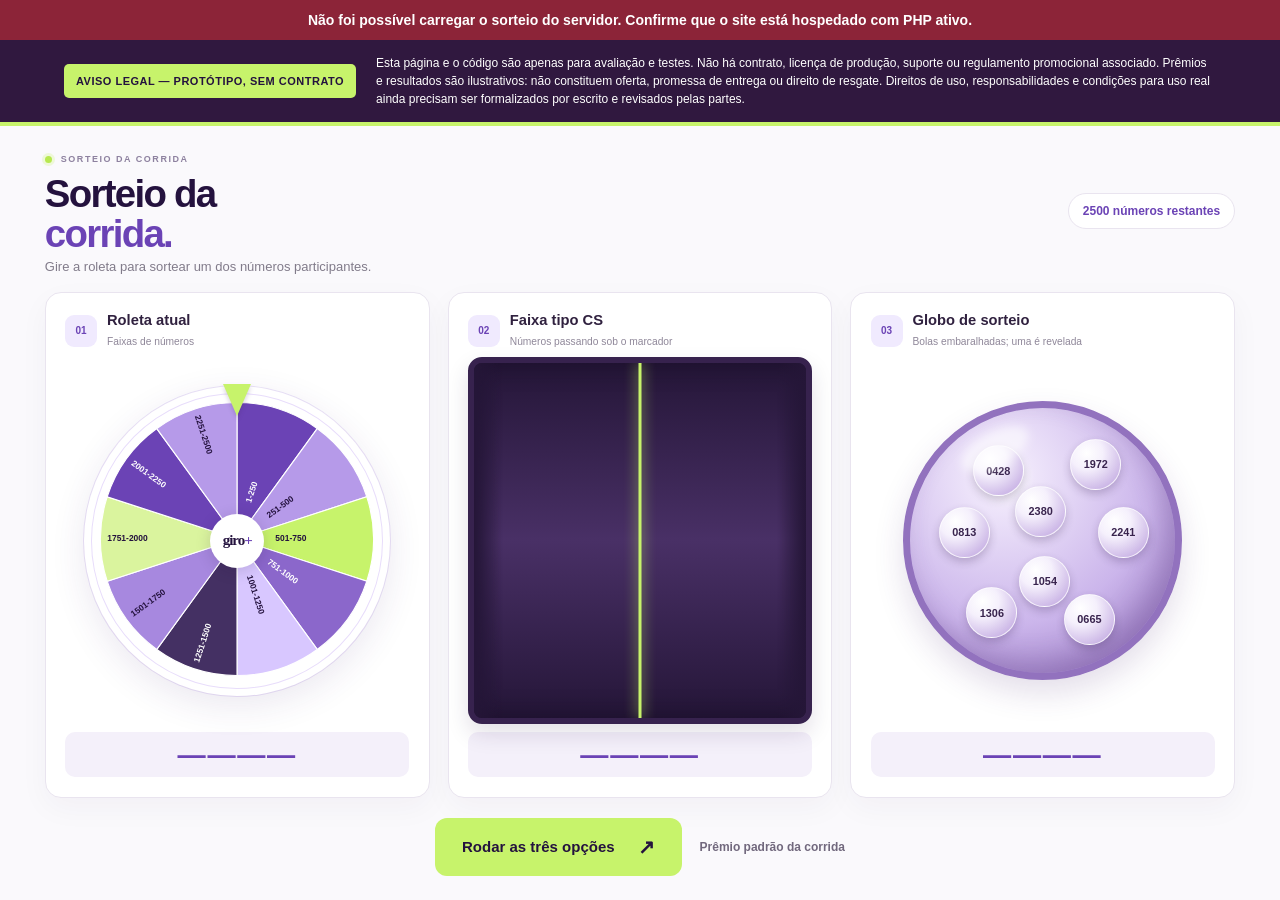
<file: wheel-prototype/index.html>
<!doctype html>
<html lang="pt-BR"><head><meta charset="utf-8"><meta name="viewport" content="width=device-width,initial-scale=1"><meta name="theme-color" content="#24123e"><title>Giro+ - Comparativo de sorteio</title><link rel="stylesheet" href="style.css?v=2"><link rel="stylesheet" href="kiosk.css?v=2"><link rel="stylesheet" href="legal.css?v=2"><link rel="stylesheet" href="raffle.css?v=2"><link rel="stylesheet" href="compare.css?v=2"></head>
<body class="wheel-page compare-page"><header class="topbar"><a class="brand" href="index.html"><span class="brand-mark">&#10022;</span> giro<span class="brand-light">+</span></a><a class="admin-link" href="admin.html">Painel admin <span>&#8599;</span></a></header>
<aside class="prototype-legal" role="note"><strong class="legal-badge">AVISO LEGAL &mdash; PROT&Oacute;TIPO, SEM CONTRATO</strong><p>Esta p&aacute;gina e o c&oacute;digo s&atilde;o apenas para avalia&ccedil;&atilde;o e testes. N&atilde;o h&aacute; contrato, licen&ccedil;a de produ&ccedil;&atilde;o, suporte ou regulamento promocional associado. Pr&ecirc;mios e resultados s&atilde;o ilustrativos: n&atilde;o constituem oferta, promessa de entrega ou direito de resgate. Direitos de uso, responsabilidades e condi&ccedil;&otilde;es para uso real ainda precisam ser formalizados por escrito e revisados pelas partes.</p></aside>
<main class="compare-shell"><section class="compare-heading"><div><span class="eyebrow"><i></i> SORTEIO DA CORRIDA</span><h1 id="wheelTitle">Sorteie um<br><em>n&uacute;mero.</em></h1><p id="wheelSubtitle">Um n&uacute;mero aleat&oacute;rio de 1 a 2500. O mesmo resultado aparece nas tr&ecirc;s propostas.</p></div><span id="numberCount" class="prize-count">2500 n&uacute;meros restantes</span></section>
<section class="variant-grid" aria-label="Compare tr&ecirc;s estilos de sorteio">
  <article class="variant-card"><div class="variant-title"><span class="variant-index">01</span><div><h2>Roleta atual</h2><small>Faixas de n&uacute;meros</small></div></div><div class="current-wheel-stage"><div class="wheel-frame"><div class="wheel-pointer"></div><svg id="wheelSvg" viewBox="0 0 500 500" role="img" aria-label="Roleta de faixas de n&uacute;meros"></svg><div class="wheel-hub"><span>giro</span><b>+</b></div></div></div><div class="variant-result" id="wheelNumberResult">&mdash;&mdash;&mdash;&mdash;</div></article>
  <article class="variant-card"><div class="variant-title"><span class="variant-index">02</span><div><h2>Faixa tipo CS</h2><small>N&uacute;meros passando sob o marcador</small></div></div><div class="crate-window"><div class="crate-marker"></div><div class="crate-track" id="crateTrack"></div></div><div class="variant-result" id="crateNumberResult">&mdash;&mdash;&mdash;&mdash;</div></article>
  <article class="variant-card"><div class="variant-title"><span class="variant-index">03</span><div><h2>Globo de sorteio</h2><small>Bolas embaralhadas; uma &eacute; revelada</small></div></div><div class="globe-stage"><div class="lottery-globe" id="lotteryGlobe"><span class="globe-shine"></span><div class="ball-cloud"><i class="number-ball ball-a">0428</i><i class="number-ball ball-b">1972</i><i class="number-ball ball-c">0813</i><i class="number-ball ball-d">2241</i><i class="number-ball ball-e">1306</i><i class="number-ball ball-f">0665</i><i class="number-ball ball-g">2380</i><i class="number-ball ball-h">1054</i></div><div class="globe-winner" id="globeWinner">----</div></div></div><div class="variant-result" id="globeNumberResult">&mdash;&mdash;&mdash;&mdash;</div></article>
</section>
<section class="compare-controls"><button id="spinButton" class="button button-lime" type="button">Rodar as tr&ecirc;s op&ccedil;&otilde;es <span>&#8599;</span></button><span id="prizeNameLabel" class="prize-label">Pr&ecirc;mio padr&atilde;o da corrida</span></section></main>
<footer class="footer"><span>UM SORTEIO <b>&#10022;</b> TR&Ecirc;S FORMAS DE REVELAR</span><span>1 A 2500 &bull; SEM REPETI&Ccedil;&Atilde;O</span></footer>
<dialog id="resultDialog" class="result-dialog"><button id="closeDialog" class="dialog-close" aria-label="Fechar">&times;</button><span class="eyebrow"><i></i> N&Uacute;MERO SORTEADO</span><div class="result-image number-result-image" id="resultImage">#0000</div><h2 id="resultNumber">N&uacute;mero 0000</h2><p id="resultDescription">Pr&ecirc;mio padr&atilde;o da corrida</p><div class="winner-mark">&#10022;</div><button id="doneButton" class="button button-lime">Continuar <span>&#8599;</span></button></dialog><script src="app.js?v=2"></script></body></html>
</file>
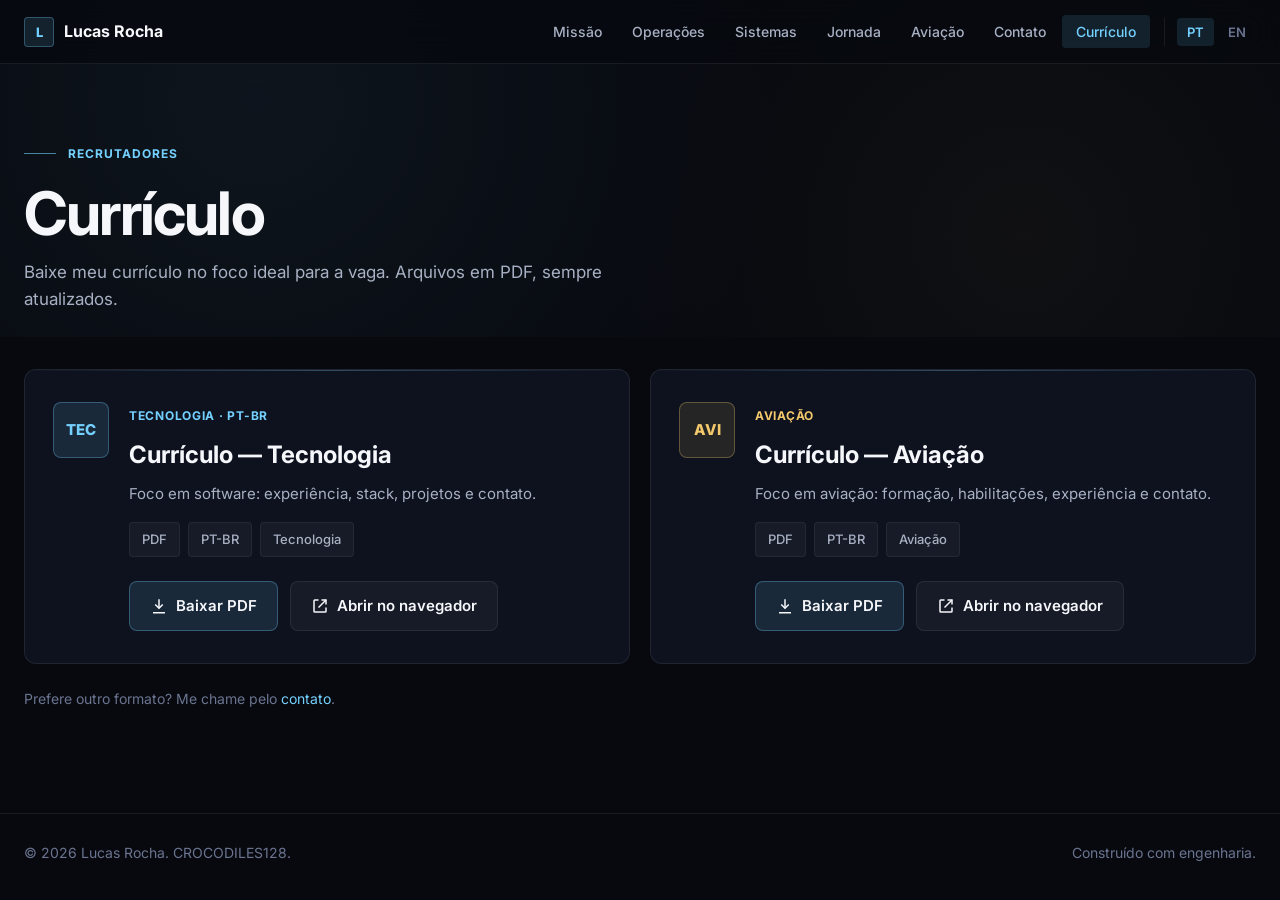
<file: cv/cv.html>
<!DOCTYPE html>
<html lang="pt-BR" data-language="pt">
<head>
<meta charset="utf-8">
<meta name="viewport" content="width=device-width, initial-scale=1">
<meta name="theme-color" content="#07090f">
<meta name="description" content="Lucas Rocha — Currículo para recrutadores. Versões tecnologia e aviação em PDF.">
<meta name="color-scheme" content="dark">
<title>Currículo | Lucas Rocha</title>
<link rel="preconnect" href="https://fonts.googleapis.com">
<link rel="preconnect" href="https://fonts.gstatic.com" crossorigin>
<link href="https://fonts.googleapis.com/css2?family=Inter:opsz,wght@14..32,300..800&display=swap" rel="stylesheet">
<style>
*,*::before,*::after{box-sizing:border-box;margin:0;padding:0}
:root{--bg:#07090f;--surface:#0e121f;--surface-2:#141a2a;--border:rgba(255,255,255,.08);--border-hover:rgba(255,255,255,.16);--text:#f6f7fb;--text-secondary:#a8b0c3;--text-tertiary:#6b7490;--accent:#74d1ff;--accent-dim:rgba(116,209,255,.12);--accent-warm:#f3c96b;--radius-sm:4px;--radius:8px;--radius-lg:12px;--max-width:1280px;--nav-height:64px;--transition:200ms cubic-bezier(.16,1,.3,1);--font:'Inter',ui-sans-serif,system-ui,-apple-system,sans-serif}
html{scroll-behavior:smooth;background:var(--bg);color-scheme:dark}
body{font-family:var(--font);background:var(--bg);color:var(--text);line-height:1.6;-webkit-font-smoothing:antialiased;min-width:320px;min-height:100svh;display:flex;flex-direction:column}
::selection{background:rgba(116,209,255,.25);color:var(--text)}
:focus-visible{outline:2px solid var(--accent);outline-offset:2px;border-radius:var(--radius-sm)}
h1{font-size:clamp(36px,6vw,60px);font-weight:700;line-height:1;letter-spacing:-.03em}
.eyebrow{display:inline-flex;align-items:center;gap:12px;margin-bottom:20px;font-size:12px;font-weight:700;text-transform:uppercase;letter-spacing:.08em;color:var(--accent)}
.eyebrow::before{content:'';width:32px;height:1px;background:currentColor;opacity:.6}
.shell{width:min(var(--max-width),calc(100% - 48px));margin:0 auto}
@media(max-width:640px){.shell{width:min(var(--max-width),calc(100% - 28px))}}
.topbar{position:fixed;inset:0 0 auto;z-index:100;height:var(--nav-height);border-bottom:1px solid var(--border);background:rgba(7,9,15,.82);backdrop-filter:blur(20px);-webkit-backdrop-filter:blur(20px)}
.nav{display:flex;align-items:center;justify-content:space-between;height:var(--nav-height);gap:16px}
.brand{display:flex;align-items:center;gap:10px;font-weight:700;font-size:16px;color:var(--text);text-decoration:none}
.brand-mark{display:grid;place-items:center;width:30px;height:30px;border:1px solid rgba(116,209,255,.3);border-radius:var(--radius-sm);background:var(--accent-dim);color:var(--accent);font-size:13px;font-weight:800}
.nav-links{display:flex;align-items:center;gap:2px;list-style:none}
.nav-links a{padding:8px 14px;border-radius:var(--radius-sm);font-size:14px;font-weight:500;color:var(--text-secondary);text-decoration:none;transition:background var(--transition),color var(--transition)}
.nav-links a:hover{color:var(--text);background:rgba(255,255,255,.06)}
.nav-links a.is-active{color:var(--accent);background:var(--accent-dim)}
.nav-lang{display:flex;align-items:center;gap:4px;margin-left:12px;padding-left:12px;border-left:1px solid var(--border)}
.nav-lang button{background:none;border:none;padding:6px 10px;border-radius:var(--radius-sm);font-family:var(--font);font-size:13px;font-weight:600;color:var(--text-tertiary);cursor:pointer}
.nav-lang button[aria-pressed="true"]{color:var(--accent);background:var(--accent-dim)}
.nav-toggle{display:none;background:none;border:none;width:36px;height:36px;border-radius:var(--radius-sm);cursor:pointer;color:var(--text);padding:6px}
.nav-toggle span{display:block;width:20px;height:2px;margin:0 auto 4.5px;background:currentColor;border-radius:1px}
.nav-toggle span:last-child{margin-bottom:0}
@media(max-width:820px){.nav-links{display:none}.nav-toggle{display:block}.nav-links.is-open{display:flex;flex-direction:column;position:absolute;top:var(--nav-height);left:0;right:0;padding:8px 24px 20px;background:rgba(7,9,15,.96);border-bottom:1px solid var(--border)}.nav-links.is-open a{width:100%;padding:12px 14px}.nav-lang{margin-left:0;padding-left:0;border-left:none}}
main{flex:1}
.cv-hero{padding:calc(var(--nav-height) + 72px) 0 24px;position:relative;overflow:hidden}
.cv-hero::before{content:'';position:absolute;inset:0;background:radial-gradient(circle at 20% 30%,rgba(116,209,255,.06),transparent 50%),radial-gradient(circle at 80% 70%,rgba(243,201,107,.04),transparent 40%);pointer-events:none}
.cv-hero .shell{position:relative;z-index:1}
.cv-hero p.lead{margin-top:16px;max-width:620px;font-size:17px;color:var(--text-secondary)}
.cv-grid{display:grid;grid-template-columns:1fr 1fr;gap:20px;padding:32px 0 24px}
.cv-card{display:flex;gap:20px;align-items:flex-start;border:1px solid var(--border);border-radius:var(--radius-lg);background:var(--surface);padding:32px 28px;position:relative;overflow:hidden;transition:border-color var(--transition),transform var(--transition)}
.cv-card::before{content:'';position:absolute;top:0;left:0;right:0;height:1px;background:linear-gradient(90deg,transparent,rgba(116,209,255,.3),transparent)}
.cv-card:hover{border-color:var(--border-hover);transform:translateY(-2px)}
.cv-icon{flex-shrink:0;display:grid;place-items:center;width:56px;height:56px;border-radius:var(--radius);border:1px solid rgba(116,209,255,.3);background:var(--accent-dim);color:var(--accent);font-weight:800;font-size:15px}
.cv-icon.warm{border-color:rgba(243,201,107,.3);background:rgba(243,201,107,.1);color:var(--accent-warm)}
.cv-body{flex:1;min-width:0}
.cv-tag{display:inline-block;margin-bottom:10px;font-size:12px;font-weight:700;text-transform:uppercase;letter-spacing:.06em;color:var(--accent)}
.cv-card:nth-child(2) .cv-tag{color:var(--accent-warm)}
.cv-body h2{font-size:clamp(20px,2vw,24px);margin-bottom:8px}
.cv-body p{font-size:15px;color:var(--text-secondary)}
.cv-meta{display:flex;flex-wrap:wrap;gap:8px;margin-top:16px}
.cv-meta span{font-size:13px;font-weight:500;color:var(--text-secondary);padding:6px 12px;border-radius:var(--radius-sm);background:rgba(255,255,255,.04);border:1px solid rgba(255,255,255,.06)}
.cv-actions{display:flex;flex-wrap:wrap;gap:12px;margin-top:24px}
.btn{display:inline-flex;align-items:center;gap:8px;padding:12px 20px;border:1px solid var(--border);border-radius:var(--radius);background:rgba(255,255,255,.04);color:var(--text);font-family:var(--font);font-size:15px;font-weight:600;text-decoration:none;cursor:pointer;transition:background var(--transition),border-color var(--transition),transform var(--transition)}
.btn:hover{border-color:var(--border-hover);background:rgba(255,255,255,.08);transform:translateY(-1px)}
.btn-primary{border-color:rgba(116,209,255,.3);background:var(--accent-dim)}
.btn-primary:hover{border-color:rgba(116,209,255,.5);background:rgba(116,209,255,.18)}
.btn svg{width:18px;height:18px;stroke-width:2;flex-shrink:0}
.cv-note{padding:0 0 88px;font-size:14px;color:var(--text-tertiary)}
.cv-note a{color:var(--accent);text-decoration:none}
footer{border-top:1px solid var(--border);padding:28px 0 36px}
.footer-row{display:flex;justify-content:space-between;align-items:center;gap:16px;font-size:14px;color:var(--text-tertiary)}
.footer-row a{color:var(--text-secondary);text-decoration:none}
.reveal{opacity:0;transform:translateY(20px);transition:opacity 600ms cubic-bezier(.16,1,.3,1),transform 600ms cubic-bezier(.16,1,.3,1)}
.reveal.is-visible{opacity:1;transform:none}
@media(max-width:820px){.cv-grid{grid-template-columns:1fr}}
@media(max-width:480px){.cv-card{flex-direction:column;padding:28px 22px}.cv-actions .btn{flex:1 1 100%;justify-content:center}}
@media(max-width:540px){.footer-row{flex-direction:column;text-align:center}}
@media(prefers-reduced-motion:reduce){.reveal{opacity:1;transform:none}}
</style>
</head>
<body>
<header class="topbar"><nav class="shell nav" aria-label="Navegação principal">
<a class="brand" href="../index.html"><span class="brand-mark">L</span><span>Lucas Rocha</span></a>
<button class="nav-toggle" aria-label="Abrir menu" aria-expanded="false" aria-controls="nav-links" type="button"><span></span><span></span><span></span></button>
<ul class="nav-links" id="nav-links">
<li><a href="../index.html#mission" data-i18n="nav.mission">Missão</a></li>
<li><a href="../index.html#operations" data-i18n="nav.operations">Operações</a></li>
<li><a href="../index.html#systems" data-i18n="nav.systems">Sistemas</a></li>
<li><a href="../index.html#journey" data-i18n="nav.journey">Jornada</a></li>
<li><a href="../index.html#aviation" data-i18n="nav.aviation">Aviação</a></li>
<li><a href="../index.html#contact" data-i18n="nav.contact">Contato</a></li>
<li><a href="cv.html" class="is-active" aria-current="page" data-i18n="nav.cv">Currículo</a></li>
<li class="nav-lang"><button data-lang="pt" aria-pressed="true" type="button">PT</button><button data-lang="en" aria-pressed="false" type="button">EN</button></li>
</ul>
</nav></header>
<main>
<section class="cv-hero"><div class="shell">
<p class="eyebrow" data-i18n="cv.eyebrow">Recrutadores</p>
<h1 data-i18n="cv.title">Currículo</h1>
<p class="lead" data-i18n="cv.desc">Baixe meu currículo no foco ideal para a vaga. Arquivos em PDF, sempre atualizados.</p>
</div></section>
<div class="shell"><div class="cv-grid">
<article class="cv-card reveal"><div class="cv-icon">TEC</div><div class="cv-body">
<span class="cv-tag">Tecnologia · PT-BR</span>
<h2 data-i18n="cv.tech.title">Currículo — Tecnologia</h2>
<p data-i18n="cv.tech.desc">Foco em software: experiência, stack, projetos e contato.</p>
<div class="cv-meta"><span>PDF</span><span data-i18n="cv.tech.meta1">PT-BR</span><span data-i18n="cv.tech.meta2">Tecnologia</span></div>
<div class="cv-actions">
<a class="btn btn-primary" href="curriculo-tecnologia.pdf" download="Lucas-Rocha-CV-Tecnologia.pdf"><svg viewBox="0 0 24 24" fill="none" stroke="currentColor"><path d="M12 3v12"/><path d="m7 10 5 5 5-5"/><path d="M4 21h16"/></svg><span data-i18n="cv.download">Baixar PDF</span></a>
<a class="btn" href="curriculo-tecnologia.pdf" target="_blank" rel="noopener"><svg viewBox="0 0 24 24" fill="none" stroke="currentColor"><path d="M14 4h6v6"/><path d="M20 4 10 14"/><path d="M20 14v5a1 1 0 0 1-1 1H5a1 1 0 0 1-1-1V5a1 1 0 0 1 1-1h5"/></svg><span data-i18n="cv.open">Abrir no navegador</span></a>
</div></div></article>
<article class="cv-card reveal"><div class="cv-icon warm">AVI</div><div class="cv-body">
<span class="cv-tag">Aviação</span>
<h2 data-i18n="cv.avi.title">Currículo — Aviação</h2>
<p data-i18n="cv.avi.desc">Foco em aviação: formação, habilitações, experiência e contato.</p>
<div class="cv-meta"><span>PDF</span><span>PT-BR</span><span data-i18n="cv.avi.meta2">Aviação</span></div>
<div class="cv-actions">
<a class="btn btn-primary" href="curriculo-aviacao.pdf" download="Lucas-Rocha-CV-Aviacao.pdf"><svg viewBox="0 0 24 24" fill="none" stroke="currentColor"><path d="M12 3v12"/><path d="m7 10 5 5 5-5"/><path d="M4 21h16"/></svg><span data-i18n="cv.download">Baixar PDF</span></a>
<a class="btn" href="curriculo-aviacao.pdf" target="_blank" rel="noopener"><svg viewBox="0 0 24 24" fill="none" stroke="currentColor"><path d="M14 4h6v6"/><path d="M20 4 10 14"/><path d="M20 14v5a1 1 0 0 1-1 1H5a1 1 0 0 1-1-1V5a1 1 0 0 1 1-1h5"/></svg><span data-i18n="cv.open">Abrir no navegador</span></a>
</div></div></article>
</div>
<p class="cv-note reveal">Prefere outro formato? Me chame pelo <a href="../index.html#contact">contato</a>.</p>
</div></main>
<footer><div class="shell footer-row"><span>&copy; 2026 Lucas Rocha. CROCODILES128.</span><span data-i18n="footer.tagline">Construído com engenharia.</span></div></footer>
<script>
(function(){'use strict';
var t=document.querySelector('.nav-toggle'),n=document.getElementById('nav-links');
if(t&&n){t.addEventListener('click',function(){var e=this.getAttribute('aria-expanded')==='true'?false:true;this.setAttribute('aria-expanded',e);n.classList.toggle('is-open')});n.querySelectorAll('a').forEach(function(a){a.addEventListener('click',function(){t.setAttribute('aria-expanded','false');n.classList.remove('is-open')})})}
var r=document.querySelectorAll('.reveal');
if(r.length&&'IntersectionObserver' in window){var o=new IntersectionObserver(function(es){es.forEach(function(e){if(e.isIntersecting)e.target.classList.add('is-visible')})},{threshold:.08});r.forEach(function(el){o.observe(el)})}else{r.forEach(function(el){el.classList.add('is-visible')})}
var b=document.querySelectorAll('[data-lang]'),cur='pt';
var T={pt:{'nav.mission':'Missão','nav.operations':'Operações','nav.systems':'Sistemas','nav.journey':'Jornada','nav.aviation':'Aviação','nav.contact':'Contato','nav.cv':'Currículo','cv.eyebrow':'Recrutadores','cv.title':'Currículo','cv.desc':'Baixe meu currículo no foco ideal para a vaga. Arquivos em PDF, sempre atualizados.','cv.tech.title':'Currículo — Tecnologia','cv.tech.desc':'Foco em software: experiência, stack, projetos e contato.','cv.tech.meta1':'PT-BR','cv.tech.meta2':'Tecnologia','cv.avi.title':'Currículo — Aviação','cv.avi.desc':'Foco em aviação: formação, habilitações, experiência e contato.','cv.avi.meta2':'Aviação','cv.download':'Baixar PDF','cv.open':'Abrir no navegador','footer.tagline':'Construído com engenharia.'},en:{'nav.mission':'Mission','nav.operations':'Operations','nav.systems':'Stack','nav.journey':'Journey','nav.aviation':'Aviation','nav.contact':'Contact','nav.cv':'Resume','cv.eyebrow':'Recruiters','cv.title':'Resume','cv.desc':'Download my resume with the right focus for the role. PDF files, always up to date.','cv.tech.title':'Resume — Technology','cv.tech.desc':'Software focus: experience, stack, projects and contact.','cv.tech.meta1':'PT-BR','cv.tech.meta2':'Technology','cv.avi.title':'Resume — Aviation','cv.avi.desc':'Aviation focus: training, ratings, experience and contact.','cv.avi.meta2':'Aviation','cv.download':'Download PDF','cv.open':'Open in browser','footer.tagline':'Built with engineering.'}};
function apply(l){var s=T[l];if(!s)return;document.querySelectorAll('[data-i18n]').forEach(function(el){var k=el.getAttribute('data-i18n');if(s[k])el.textContent=s[k]});cur=l;b.forEach(function(x){x.setAttribute('aria-pressed',x.getAttribute('data-lang')===l?'true':'false')})}
b.forEach(function(x){x.addEventListener('click',function(){var l=this.getAttribute('data-lang');if(l!==cur)apply(l)})});
})();
</script>
</body>
</html>
</file>
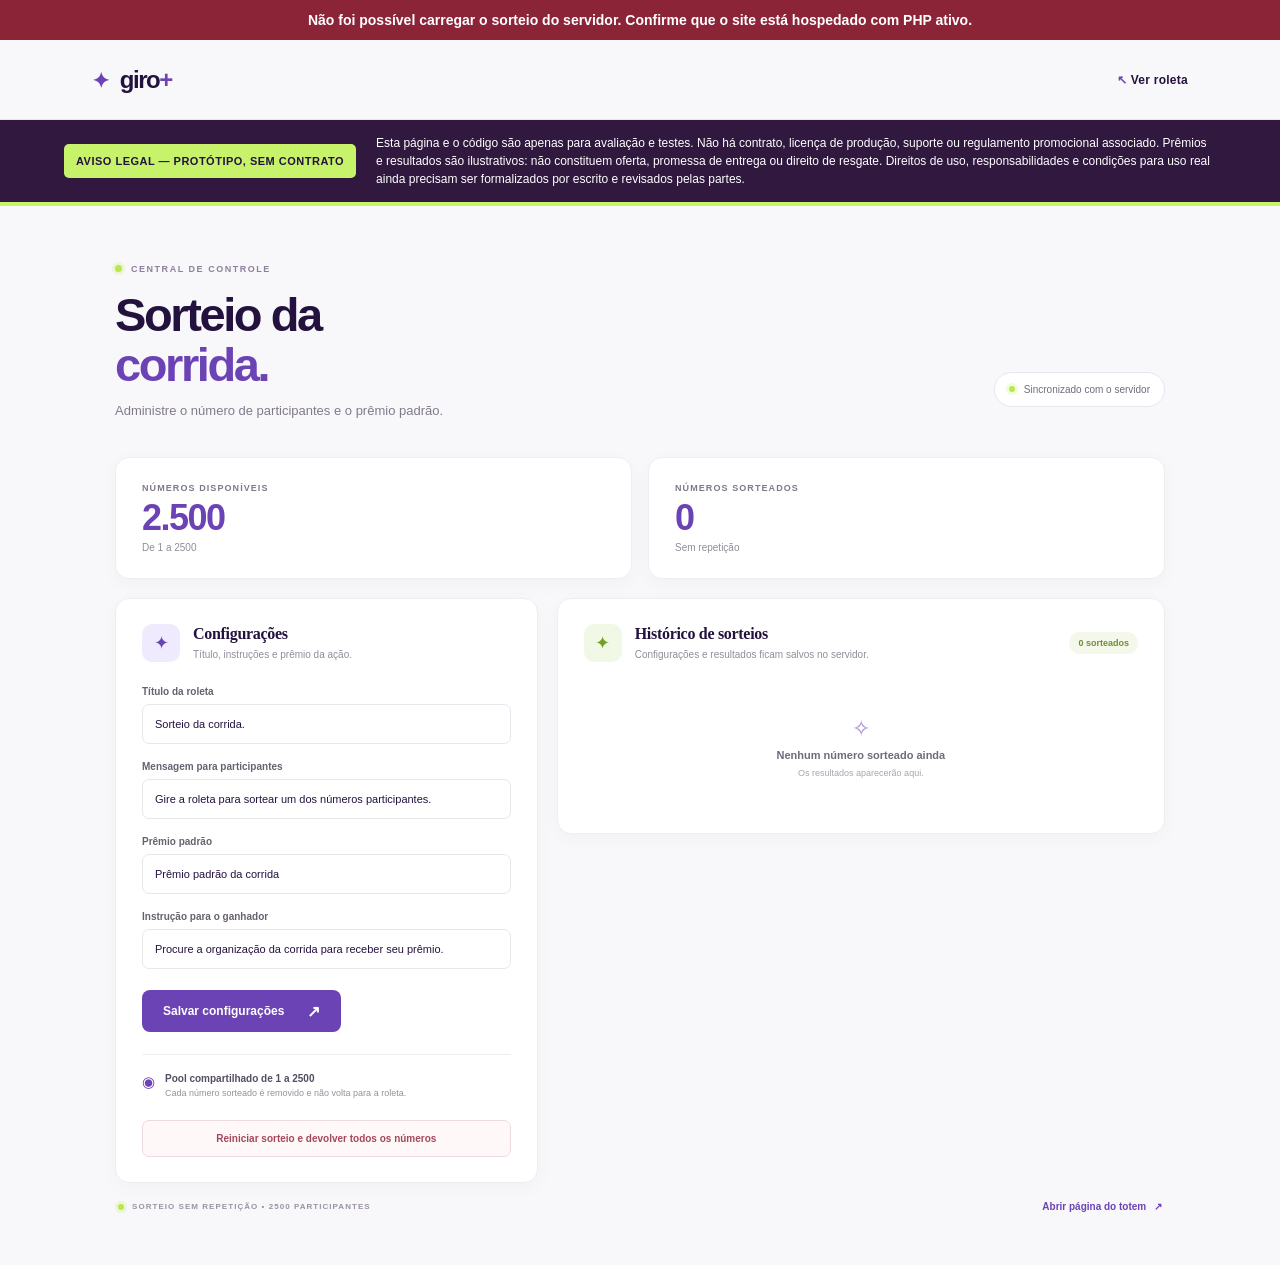
<file: wheel-prototype/admin.html>
<!doctype html>
<html lang="pt-BR"><head><meta charset="utf-8"><meta name="viewport" content="width=device-width,initial-scale=1"><meta name="theme-color" content="#24123e"><title>Admin - Giro+</title><link rel="stylesheet" href="style.css?v=2"><link rel="stylesheet" href="legal.css?v=2"><link rel="stylesheet" href="raffle.css?v=2"></head>
<body class="admin-page"><header class="topbar"><a class="brand" href="index.html"><span class="brand-mark">&#10022;</span> giro<span class="brand-light">+</span></a><a class="admin-link" href="index.html"><span>&#8598;</span> Ver roleta</a></header>
<aside class="prototype-legal" role="note"><strong class="legal-badge">AVISO LEGAL &mdash; PROT&Oacute;TIPO, SEM CONTRATO</strong><p>Esta p&aacute;gina e o c&oacute;digo s&atilde;o apenas para avalia&ccedil;&atilde;o e testes. N&atilde;o h&aacute; contrato, licen&ccedil;a de produ&ccedil;&atilde;o, suporte ou regulamento promocional associado. Pr&ecirc;mios e resultados s&atilde;o ilustrativos: n&atilde;o constituem oferta, promessa de entrega ou direito de resgate. Direitos de uso, responsabilidades e condi&ccedil;&otilde;es para uso real ainda precisam ser formalizados por escrito e revisados pelas partes.</p></aside>
<main class="admin-shell"><section class="admin-heading"><div><span class="eyebrow"><i></i> CENTRAL DE CONTROLE</span><h1>Sorteio da<br><em>corrida.</em></h1><p>Administre o n&uacute;mero de participantes e o pr&ecirc;mio padr&atilde;o.</p></div><div class="live-pill"><i></i> Sincronizado com o servidor</div></section>
<div class="raffle-stats"><section class="panel stat-card"><span>N&Uacute;MEROS DISPON&Iacute;VEIS</span><b id="remainingCount">2500</b><small>De 1 a 2500</small></section><section class="panel stat-card"><span>N&Uacute;MEROS SORTEADOS</span><b id="drawnCount">0</b><small>Sem repeti&ccedil;&atilde;o</small></section></div>
<div class="admin-grid"><section class="panel settings-panel"><div class="panel-title"><div class="panel-icon">&#10022;</div><div><h2>Configura&ccedil;&otilde;es</h2><p>T&iacute;tulo, instru&ccedil;&otilde;es e pr&ecirc;mio da a&ccedil;&atilde;o.</p></div></div><form id="settingsForm" class="settings-form"><label>T&iacute;tulo da roleta<input id="titleInput" maxlength="64"></label><label>Mensagem para participantes<input id="subtitleInput" maxlength="110"></label><label>Pr&ecirc;mio padr&atilde;o<input id="prizeNameInput" maxlength="64" placeholder="Ex.: Pr&ecirc;mio da corrida"></label><label>Instru&ccedil;&atilde;o para o ganhador<input id="prizeDescriptionInput" maxlength="130" placeholder="Ex.: Procure a organiza&ccedil;&atilde;o para retirar o pr&ecirc;mio"></label><button class="button button-purple" type="submit">Salvar configura&ccedil;&otilde;es <span>&#8599;</span></button></form><div class="offline-note"><span>&#9673;</span><div><b>Pool compartilhado de 1 a 2500</b><small>Cada n&uacute;mero sorteado &eacute; removido e n&atilde;o volta para a roleta.</small></div></div><button id="resetDraw" class="reset-draw" type="button">Reiniciar sorteio e devolver todos os n&uacute;meros</button></section>
<section class="panel history-panel"><div class="panel-title"><div class="panel-icon lime-icon">&#10022;</div><div><h2>Hist&oacute;rico de sorteios</h2><p>Configurações e resultados ficam salvos no servidor.</p></div><span id="historyCount" class="count-chip">0 sorteados</span></div><div id="winnerHistory" class="winner-history"></div><div id="emptyHistory" class="empty-state"><span>&#10023;</span><b>Nenhum n&uacute;mero sorteado ainda</b><small>Os resultados aparecer&atilde;o aqui.</small></div></section></div>
<section class="admin-bottom"><span><i></i> SORTEIO SEM REPETI&Ccedil;&Atilde;O &bull; 2500 PARTICIPANTES</span><a href="index.html">Abrir p&aacute;gina do totem <b>&#8599;</b></a></section></main><script src="app.js?v=2"></script></body></html>
</file>
<file: wheel-prototype/style.css>
:root{--ink:#24123e;--purple:#6b43b5;--lilac:#d8c7ff;--lime:#c7f36b;--paper:#faf9fc;--muted:#878091;--line:#edeaf2}*{box-sizing:border-box}body{margin:0;background:var(--paper);color:var(--ink);font-family:'DM Sans',Arial,sans-serif}.topbar{height:80px;padding:0 7.2%;display:flex;align-items:center;justify-content:space-between;border-bottom:1px solid rgba(36,18,62,.07);position:relative;z-index:2}.brand{text-decoration:none;color:var(--ink);font:800 24px Manrope,sans-serif;letter-spacing:-1.5px}.brand-mark{color:var(--purple);font-size:21px;margin-right:6px}.brand-light{color:var(--purple)}.admin-link{font-size:12px;font-weight:700;letter-spacing:.02em;color:var(--ink);text-decoration:none}.admin-link span{color:var(--purple);margin-left:5px}.wheel-page{min-height:100vh;background:radial-gradient(ellipse at 77% 53%,#f1eaff 0,rgba(241,234,255,.36) 27%,transparent 54%),#faf9fc}.wheel-layout{max-width:1200px;margin:0 auto;min-height:calc(100vh - 140px);padding:48px 7.2% 42px;display:grid;grid-template-columns: .85fr 1.15fr;align-items:center;gap:35px}.wheel-copy{padding-bottom:15px}.eyebrow{display:inline-flex;align-items:center;gap:9px;color:#8d819f;font-size:9px;font-weight:700;letter-spacing:.17em}.eyebrow i,.admin-bottom i,.live-pill i{display:inline-block;width:7px;height:7px;border-radius:50%;background:#b7e84f;box-shadow:0 0 0 3px rgba(199,243,107,.25)}h1,h2,p{margin-top:0}.wheel-copy h1,.admin-heading h1{font:600 clamp(47px,5.2vw,68px)/1.06 Manrope,sans-serif;letter-spacing:-3.6px;margin:23px 0 17px}.wheel-copy h1 em,.admin-heading h1 em{font-style:normal;color:var(--purple)}.wheel-copy>p,.admin-heading p{color:#817b8a;font-size:14px;line-height:1.7;margin:0 0 30px}.wheel-cta{display:flex;align-items:center;gap:16px;flex-wrap:wrap}.button{height:49px;padding:0 21px;border:0;border-radius:8px;font:700 12px 'DM Sans',sans-serif;display:inline-flex;align-items:center;justify-content:center;gap:23px;cursor:pointer;transition:transform .18s,box-shadow .18s}.button:hover{transform:translateY(-2px);box-shadow:0 8px 20px #24123e1c}.button:disabled{opacity:.55;cursor:wait;transform:none}.button span{font-size:16px}.button-lime{background:var(--lime);color:var(--ink)}.button-purple{background:var(--purple);color:white}.button-dark{background:var(--ink);color:white}.prize-count{font-size:11px;color:#918a9a}.event-note{display:flex;align-items:center;gap:12px;margin-top:53px;color:#817b8a;font-size:11px;line-height:1.7}.event-note strong{color:var(--ink);font-weight:700}.note-icon{width:34px;height:34px;background:#eee7fc;color:var(--purple);border-radius:10px;display:grid;place-items:center;font-size:17px}.wheel-stage{display:flex;align-items:center;flex-direction:column;position:relative}.wheel-glow{position:absolute;width:min(90%,470px);aspect-ratio:1;border-radius:50%;background:#d6c3ff52;filter:blur(32px);top:6%;}.wheel-frame{position:relative;width:min(100%,460px);aspect-ratio:1;padding:16px;border-radius:50%;background:white;box-shadow:0 25px 65px #42246d20,0 0 0 1px #ece4f8;z-index:1}.wheel-frame:before{content:'';position:absolute;inset:7px;border:1px solid #e8ddfb;border-radius:50%;pointer-events:none}.wheel-frame svg{height:100%;width:100%;border-radius:50%;transition:transform 5.4s cubic-bezier(.12,.73,.08,1)}.wheel-pointer{position:absolute;z-index:2;top:-2px;left:50%;transform:translateX(-50%);width:0;height:0;border-left:14px solid transparent;border-right:14px solid transparent;border-top:36px solid var(--lime);filter:drop-shadow(0 3px 2px #421c5830)}.wheel-hub{position:absolute;z-index:2;top:50%;left:50%;transform:translate(-50%,-50%);width:73px;height:73px;border-radius:50%;background:white;box-shadow:0 3px 15px #24123e2b;display:flex;align-items:center;justify-content:center;font:800 18px Manrope;letter-spacing:-1px}.wheel-hub b{color:var(--purple)}.wheel-caption{display:flex;align-items:center;gap:12px;margin-top:22px;color:#988ea6;font-size:8px;letter-spacing:.15em;font-weight:700}.caption-line{height:1px;width:29px;background:#dcd3e8}.footer{height:60px;padding:0 7.2%;display:flex;align-items:center;justify-content:space-between;border-top:1px solid #eeeaf3;color:#9a93a2;font-size:8px;font-weight:700;letter-spacing:.13em}.footer b{color:var(--purple);font-size:12px;margin:0 4px}.result-dialog{width:min(410px,calc(100% - 32px));border:0;border-radius:18px;padding:39px;text-align:center;color:var(--ink);box-shadow:0 25px 100px #24123e42;overflow:visible}.result-dialog::backdrop{background:#211136a8;backdrop-filter:blur(5px)}.result-dialog .eyebrow{justify-content:center}.dialog-close{position:absolute;right:14px;top:12px;border:0;background:transparent;font-size:25px;color:#93899f;cursor:pointer}.result-image{height:115px;width:150px;margin:24px auto 13px;border-radius:15px;background:#f2ecfb center/cover no-repeat;display:grid;place-items:center;color:var(--purple);font-size:34px}.result-dialog h2{font:800 28px Manrope;letter-spacing:-1px;margin:0 0 8px}.result-dialog p{color:#817b8a;font-size:13px;line-height:1.6;margin:0 0 20px}.winner-mark{position:absolute;top:91px;right:90px;color:#a77cf1}.admin-page{background:#f8f7fa;min-height:100vh}.admin-shell{max-width:1120px;margin:0 auto;padding:52px 35px 35px}.admin-heading{display:flex;align-items:flex-end;justify-content:space-between;margin-bottom:35px}.admin-heading h1{font-size:47px;margin:14px 0 10px;letter-spacing:-2.4px}.admin-heading p{margin-bottom:0;font-size:13px}.live-pill{margin-bottom:15px;border:1px solid #e9e5ef;background:white;padding:11px 14px;border-radius:30px;color:#726b7b;font-size:10px;display:flex;align-items:center;gap:9px}.live-pill i{width:6px;height:6px}.admin-grid{display:grid;grid-template-columns:.82fr 1.18fr;gap:19px;align-items:start}.panel{background:white;border:1px solid #efedf2;border-radius:14px;padding:25px 26px;box-shadow:0 5px 20px #29164908}.panel-title{display:flex;align-items:center;gap:13px;margin-bottom:24px}.panel-icon{height:38px;width:38px;display:grid;place-items:center;border-radius:10px;background:#f0eafe;color:var(--purple);font-size:18px}.lime-icon{background:#f2f8e6;color:#739f26}.panel-title h2{font:700 16px Manrope;margin:0 0 4px;letter-spacing:-.3px}.panel-title p{font-size:10px;color:#928c99;margin:0;line-height:1.5}.settings-form,.prize-form{display:flex;flex-direction:column;gap:16px}.settings-form label,.prize-form label{display:flex;flex-direction:column;gap:7px;color:#686170;font-size:10px;font-weight:700}.settings-form input,.prize-form input:not([type=file]){width:100%;height:40px;border:1px solid #e9e6ed;border-radius:7px;padding:0 12px;color:var(--ink);font:500 11px 'DM Sans',sans-serif;outline:none;background:white}.settings-form input:focus,.prize-form input:focus{border-color:#a889dc;box-shadow:0 0 0 3px #6b43b514}.settings-form .button{margin-top:4px;width:max-content;height:42px}.offline-note{border-top:1px solid #f0edf3;margin-top:22px;padding-top:18px;display:flex;gap:10px;color:var(--purple);font-size:15px}.offline-note div{display:flex;flex-direction:column;gap:4px}.offline-note b{font-size:10px;color:#554d61}.offline-note small{font-size:9px;color:#96909d}.prizes-title{margin-bottom:20px}.count-chip{margin-left:auto;padding:6px 9px;background:#f4f8eb;border-radius:20px;color:#718b38;font-size:9px;font-weight:700;white-space:nowrap}.prize-form{padding:17px;background:#faf9fc;border:1px solid #f0edf4;border-radius:10px;gap:12px}.form-row{display:grid;grid-template-columns:1fr 90px;gap:12px}.prize-form input:not([type=file]){height:36px;background:white}.image-row{display:flex;align-items:center;gap:12px}.image-picker{height:49px;flex:1;border:1px dashed #dcd5e6;border-radius:7px;padding:0 11px;flex-direction:row!important;align-items:center;cursor:pointer}.image-picker input{position:absolute;width:1px;height:1px;opacity:0}.upload-icon{height:27px;width:27px;border-radius:7px;background:#efe9fa;display:grid;place-items:center;color:var(--purple);font-size:15px}.image-picker span:last-child{display:flex;flex-direction:column;gap:3px}.image-picker b{font-size:9px;color:#5e5668}.image-picker small{font-size:8px;color:#9b95a1;font-weight:400}.image-preview{width:50px;height:49px;border-radius:7px;background:#f0eafe center/cover;display:grid;place-items:center;color:var(--purple);font-size:18px}.prize-form>.button{height:40px;width:max-content;font-size:10px}.prize-list{margin-top:8px}.prize-row{display:flex;align-items:center;gap:12px;padding:13px 1px;border-bottom:1px solid #f0edf2}.prize-thumb{width:42px;height:42px;border-radius:9px;flex:none;display:grid;place-items:center;background:#f1ebfa center/cover;color:var(--purple);font-size:17px}.prize-info{min-width:0;flex:1}.prize-info b{display:block;font-size:11px;color:#383043;white-space:nowrap;overflow:hidden;text-overflow:ellipsis}.prize-info small{display:block;color:#938d9a;font-size:9px;margin-top:4px;white-space:nowrap;overflow:hidden;text-overflow:ellipsis}.stock-control{display:flex;align-items:center;gap:7px;color:#706a77;font-size:10px}.stock-control button,.delete-prize{border:0;background:#f4f1f7;color:#6b43b5;border-radius:6px;width:24px;height:24px;font-weight:700;cursor:pointer}.delete-prize{margin-left:7px;color:#a38ea8;background:transparent;font-size:15px}.empty-state{padding:30px 10px;display:flex;flex-direction:column;align-items:center;gap:7px;color:#aaa2b1}.empty-state span{font-size:22px;color:#a88ad8}.empty-state b{font-size:11px;color:#716a7b}.empty-state small{font-size:9px}.admin-bottom{display:flex;justify-content:space-between;padding:18px 3px;color:#9a93a2;font-size:8px;letter-spacing:.13em;font-weight:700}.admin-bottom span{display:flex;align-items:center;gap:8px}.admin-bottom i{width:6px;height:6px}.admin-bottom a{font-size:10px;letter-spacing:0;text-decoration:none;color:var(--purple)}.admin-bottom b{margin-left:5px}
.form-actions{display:flex;align-items:center;gap:13px}.cancel-edit{border:0;background:transparent;color:#82798c;font:600 10px 'DM Sans',sans-serif;cursor:pointer}.prize-row .edit-prize{border:0;background:#f4f1f7;color:#6b43b5;border-radius:6px;padding:6px 8px;font:600 9px 'DM Sans',sans-serif;cursor:pointer}
@media(max-width:800px){.topbar{height:67px;padding:0 22px}.wheel-layout{grid-template-columns:1fr;padding:44px 24px 35px;gap:28px}.wheel-copy{text-align:center}.wheel-copy h1{font-size:52px;margin:17px 0 12px}.wheel-copy>p{margin-bottom:21px}.wheel-cta{justify-content:center}.event-note{justify-content:center;margin-top:22px}.wheel-frame{width:min(88vw,410px)}.wheel-stage{order:2}.footer{padding:0 22px}.admin-shell{padding:36px 20px 25px}.admin-heading{align-items:flex-start;flex-direction:column;gap:13px}.admin-heading h1{font-size:43px}.live-pill{margin:0}.admin-grid{grid-template-columns:1fr}.settings-panel,.prizes-panel{padding:21px}.admin-bottom{gap:15px;align-items:flex-start;flex-direction:column}}@media(max-width:420px){.wheel-copy h1{font-size:44px}.wheel-frame{padding:12px}.wheel-caption{font-size:7px;gap:7px}.wheel-caption .caption-line{width:18px}.prizes-title{flex-wrap:wrap}.count-chip{margin-left:auto}}
</file>
<file: wheel-prototype/kiosk.css>
.wheel-page {
  display: flex;
  flex-direction: column;
  height: 100vh;
  height: 100svh;
  min-height: 100vh;
  min-height: 100svh;
  overflow-x: hidden;
  background: #faf9fc;
}

.wheel-page .topbar,
.wheel-page .footer,
.wheel-page .event-note,
.wheel-page .wheel-caption,
.wheel-page .wheel-glow,
.wheel-page .wheel-copy .eyebrow,
.wheel-page .admin-link {
  display: none;
}

.wheel-page .wheel-layout {
  flex: 1 1 auto;
  max-width: 1500px;
  min-height: 0;
  grid-template-columns: minmax(340px, .8fr) minmax(500px, 1.2fr);
  gap: clamp(24px, 5vw, 80px);
  padding: clamp(24px, 5vh, 64px) clamp(28px, 6vw, 90px);
}

.wheel-page .wheel-copy {
  padding: 0;
}

.wheel-page .wheel-copy h1 {
  font-size: clamp(58px, 6.3vw, 86px);
  letter-spacing: -4px;
  margin: 0 0 20px;
}

.wheel-page .wheel-copy > p {
  font-size: clamp(17px, 1.5vw, 21px);
  margin: 0 0 34px;
}

.wheel-page .wheel-cta {
  gap: 18px;
}

.wheel-page .wheel-cta .button {
  min-height: 64px;
  padding: 0 28px;
  border-radius: 12px;
  font-size: 17px;
  gap: 28px;
}

.wheel-page .wheel-cta .button span {
  font-size: 22px;
}

.wheel-page .prize-count {
  font-size: 14px;
}

.wheel-page .wheel-frame {
  width: min(100%, 52vh, 650px);
  padding: 19px;
}

.wheel-page .wheel-pointer {
  border-left-width: 19px;
  border-right-width: 19px;
  border-top-width: 45px;
}

.wheel-page .wheel-hub {
  width: 90px;
  height: 90px;
  font-size: 22px;
}

@media (orientation: portrait) {
  .wheel-page .wheel-layout {
    display: flex;
    flex-direction: column;
    justify-content: center;
    gap: clamp(16px, 3vh, 34px);
    padding: clamp(18px, 3vh, 38px) 24px;
  }

  .wheel-page .wheel-copy {
    width: min(100%, 720px);
    text-align: center;
  }

  .wheel-page .wheel-copy h1 {
    font-size: clamp(40px, 7vw, 68px);
    letter-spacing: -2.5px;
    margin: 0 0 10px;
  }

  .wheel-page .wheel-copy > p {
    font-size: clamp(15px, 2.1vw, 20px);
    margin: 0 0 18px;
  }

  .wheel-page .wheel-cta {
    justify-content: center;
  }

  .wheel-page .wheel-frame {
    width: min(76vw, 47vh, 700px);
    padding: 15px;
  }
}

@media (max-width: 800px) and (orientation: landscape) {
  .wheel-page .wheel-layout {
    min-height: 100vh;
    min-height: 100svh;
    grid-template-columns: minmax(230px, .8fr) minmax(260px, 1.2fr);
    gap: 18px;
    padding: 18px 24px;
  }

  .wheel-page .wheel-copy h1 {
    font-size: clamp(38px, 7vh, 58px);
    letter-spacing: -2px;
    margin: 0 0 12px;
  }

  .wheel-page .wheel-copy > p {
    font-size: 15px;
    margin-bottom: 18px;
  }

  .wheel-page .wheel-cta .button {
    min-height: 54px;
    padding: 0 17px;
    font-size: 14px;
  }

  .wheel-page .wheel-frame {
    width: min(100%, 50vh);
    padding: 12px;
  }
}
</file>
<file: wheel-prototype/legal.css>
.prototype-legal {
  position: relative;
  z-index: 5;
  display: grid;
  grid-template-columns: max-content minmax(0, 1fr);
  align-items: center;
  gap: 14px 20px;
  padding: 14px clamp(18px, 5vw, 72px);
  border-bottom: 4px solid #c7f36b;
  background: #30183f;
  color: #fff;
  font: 500 12px/1.5 Arial, sans-serif;
}

.prototype-legal .legal-badge {
  padding: 9px 12px;
  border-radius: 5px;
  background: #c7f36b;
  color: #24123e;
  font-size: 11px;
  font-weight: 800;
  letter-spacing: .045em;
  white-space: nowrap;
}

.prototype-legal p {
  max-width: 1450px;
  margin: 0;
}

.wheel-page .wheel-layout {
  min-height: 0;
}

@media (max-width: 800px) {
  .prototype-legal {
    grid-template-columns: 1fr;
    gap: 7px;
    padding: 10px 14px;
    font-size: 11px;
    line-height: 1.35;
  }

  .prototype-legal .legal-badge {
    justify-self: start;
    padding: 6px 9px;
    font-size: 10px;
  }
}
</file>
<file: wheel-prototype/raffle.css>
.raffle-stats {
  display: grid;
  grid-template-columns: repeat(2, minmax(0, 1fr));
  gap: 16px;
  margin-bottom: 19px;
}

.stat-card {
  display: flex;
  min-height: 122px;
  flex-direction: column;
  align-items: flex-start;
  justify-content: center;
  gap: 5px;
}

.stat-card > span {
  color: #80788a;
  font-size: 9px;
  font-weight: 800;
  letter-spacing: .12em;
}

.stat-card > b {
  color: #6b43b5;
  font: 800 36px/1.1 Manrope, Arial, sans-serif;
  letter-spacing: -1.5px;
}

.stat-card > small {
  color: #928c99;
  font-size: 10px;
}

.settings-form label {
  margin-bottom: 1px;
}

.reset-draw {
  width: 100%;
  margin-top: 22px;
  padding: 12px;
  border: 1px solid #eedbdf;
  border-radius: 7px;
  background: #fff8f8;
  color: #a3475a;
  font: 700 10px 'DM Sans', Arial, sans-serif;
  cursor: pointer;
}

.winner-history {
  max-height: 430px;
  overflow-y: auto;
}

.winner-row {
  display: flex;
  align-items: center;
  gap: 12px;
  padding: 13px 2px;
  border-bottom: 1px solid #f0edf2;
}

.winner-order {
  display: grid;
  width: 29px;
  height: 29px;
  flex: none;
  place-items: center;
  border-radius: 8px;
  background: #f0eafe;
  color: #6b43b5;
  font-size: 10px;
  font-weight: 800;
}

.winner-row b {
  flex: 1;
  color: #383043;
  font: 700 13px Manrope, Arial, sans-serif;
}

.winner-row small {
  color: #928c99;
  font-size: 9px;
}

.number-result-image {
  width: 210px;
  height: 130px;
  background: #f0eafe;
  color: #6b43b5;
  font: 800 42px Manrope, Arial, sans-serif;
}

@media (max-width: 800px) {
  .raffle-stats {
    gap: 10px;
  }

  .stat-card {
    min-height: 105px;
    padding: 17px;
  }

  .stat-card > b {
    font-size: 30px;
  }

  .winner-row small {
    max-width: 125px;
    text-align: right;
  }
}

.server-error{position:sticky;top:0;z-index:1000;padding:12px 20px;background:#8c2438;color:#fff;text-align:center;font:600 14px Arial,sans-serif}
</file>
<file: wheel-prototype/compare.css>
.compare-page .topbar,
.compare-page .footer {
  display: none;
}

.compare-page {
  min-height: 100vh;
  min-height: 100svh;
}

.compare-shell {
  display: flex;
  min-height: 0;
  flex: 1 1 auto;
  flex-direction: column;
  gap: clamp(12px, 2vh, 24px);
  width: 100%;
  max-width: 1720px;
  margin: 0 auto;
  padding: clamp(16px, 2.5vh, 28px) clamp(18px, 3.5vw, 58px);
}

.compare-heading {
  display: flex;
  align-items: center;
  justify-content: space-between;
  gap: 22px;
}

.compare-heading h1 {
  margin: 7px 0 5px;
  font: 700 clamp(28px, 3vw, 42px)/1.05 Manrope, Arial, sans-serif;
  letter-spacing: -1.7px;
}

.compare-heading h1 em {
  color: #6b43b5;
  font-style: normal;
}

.compare-heading p {
  margin: 0;
  color: #817b8a;
  font-size: 13px;
}

.compare-heading .prize-count {
  flex: none;
  padding: 10px 14px;
  border: 1px solid #e9e4ef;
  border-radius: 24px;
  background: #fff;
  color: #6b43b5;
  font-size: 12px;
  font-weight: 700;
}

.variant-grid {
  display: grid;
  min-height: 0;
  flex: 1 1 auto;
  grid-template-columns: repeat(3, minmax(0, 1fr));
  gap: clamp(10px, 1.4vw, 22px);
}

.variant-card {
  display: flex;
  min-width: 0;
  flex-direction: column;
  align-items: center;
  justify-content: space-between;
  gap: 8px;
  padding: clamp(12px, 1.5vw, 22px);
  overflow: hidden;
  border: 1px solid #e9e4ef;
  border-radius: 16px;
  background: #fff;
  box-shadow: 0 10px 30px #2916490a;
}

.variant-title {
  display: flex;
  width: 100%;
  align-items: center;
  gap: 10px;
}

.variant-index {
  display: grid;
  width: 32px;
  height: 32px;
  flex: none;
  place-items: center;
  border-radius: 9px;
  background: #f0eafe;
  color: #6b43b5;
  font-size: 10px;
  font-weight: 800;
}

.variant-title h2 {
  margin: 0 0 3px;
  color: #30213f;
  font: 700 clamp(13px, 1.15vw, 17px) Manrope, Arial, sans-serif;
}

.variant-title small {
  color: #8f8799;
  font-size: clamp(9px, .8vw, 11px);
}

.current-wheel-stage {
  display: grid;
  width: 100%;
  flex: 1;
  place-items: center;
}

.compare-page .wheel-frame {
  width: min(100%, 34vh, 390px);
  padding: 12px;
  box-shadow: 0 10px 35px #42246d1b, 0 0 0 1px #ece4f8;
}

.compare-page .wheel-hub {
  width: 54px;
  height: 54px;
  font-size: 15px;
}

.compare-page .wheel-pointer {
  border-left-width: 14px;
  border-right-width: 14px;
  border-top-width: 32px;
}

.variant-result {
  display: grid;
  min-height: 45px;
  width: 100%;
  place-items: center;
  border-radius: 10px;
  background: #f4f0fa;
  color: #6b43b5;
  font: 800 clamp(19px, 2.2vw, 30px) Manrope, Arial, sans-serif;
  letter-spacing: .06em;
}

.crate-window {
  position: relative;
  display: flex;
  width: 100%;
  height: clamp(150px, 25vh, 270px);
  flex: 1;
  align-items: center;
  overflow: hidden;
  border: 6px solid #37224e;
  border-radius: 14px;
  background: linear-gradient(180deg, #251638, #493066 50%, #251638);
  box-shadow: inset 0 0 25px #120b1f8c, 0 10px 22px #24123e20;
}

.crate-window::before,
.crate-window::after {
  position: absolute;
  z-index: 2;
  top: 0;
  bottom: 0;
  width: 28px;
  content: '';
  pointer-events: none;
}

.crate-window::before {
  left: 0;
  background: linear-gradient(90deg, #251638, transparent);
}

.crate-window::after {
  right: 0;
  background: linear-gradient(270deg, #251638, transparent);
}

.crate-track {
  display: flex;
  height: 100%;
  align-items: center;
  gap: 10px;
  padding: 0 12px;
  transform: translateX(0);
  will-change: transform;
}

.crate-cell {
  display: grid;
  width: clamp(72px, 7vw, 100px);
  height: clamp(90px, 14vh, 145px);
  flex: none;
  place-items: center;
  border: 2px solid #a98ad4;
  border-radius: 9px;
  background: linear-gradient(145deg, #f6f0ff, #d4c1f1);
  box-shadow: inset 0 0 0 4px #fff8;
  color: #30213f;
  font: 800 clamp(16px, 1.6vw, 23px) Manrope, Arial, sans-serif;
}

.crate-cell.is-winner {
  border-color: #d8ff89;
  background: linear-gradient(145deg, #e9ffb8, #c7f36b);
  box-shadow: 0 0 24px #c7f36b9c, inset 0 0 0 4px #fff9;
  color: #24123e;
}

.crate-marker {
  position: absolute;
  z-index: 3;
  top: 0;
  bottom: 0;
  left: 50%;
  width: 3px;
  transform: translateX(-50%);
  background: #c7f36b;
  box-shadow: 0 0 13px #c7f36b;
}

.globe-stage {
  display: grid;
  width: 100%;
  flex: 1;
  place-items: center;
}

.lottery-globe {
  position: relative;
  display: grid;
  width: min(62vw, 31vh, 285px);
  aspect-ratio: 1;
  place-items: center;
  overflow: hidden;
  border: 7px solid #9272be;
  border-radius: 50%;
  background: radial-gradient(circle at 35% 26%, #ffffffd9 0 4%, #eee5fa 12%, #cbb5eb 57%, #8d6aba 100%);
  box-shadow: inset -10px -12px 26px #4b2c7040, 0 14px 30px #42246d25;
}

.globe-shine {
  position: absolute;
  z-index: 2;
  top: 9%;
  left: 18%;
  width: 28%;
  height: 13%;
  transform: rotate(-28deg);
  border-radius: 50%;
  background: #ffffff8c;
  filter: blur(4px);
}

.ball-cloud {
  position: absolute;
  inset: 10%;
  transition: transform .5s ease;
}

.number-ball {
  position: absolute;
  display: grid;
  width: 24%;
  aspect-ratio: 1;
  place-items: center;
  border: 1px solid #ffffffc9;
  border-radius: 50%;
  background: radial-gradient(circle at 32% 27%, #fff, #f5f0fc 33%, #b89bdc 100%);
  box-shadow: 0 4px 8px #321c4c3d;
  color: #39244e;
  font: 800 clamp(8px, .85vw, 12px) Arial, sans-serif;
}

.ball-a { top: 5%; left: 17%; }
.ball-b { top: 2%; right: 13%; }
.ball-c { top: 34%; left: 1%; }
.ball-d { top: 34%; right: 0; }
.ball-e { bottom: 4%; left: 14%; }
.ball-f { bottom: 1%; right: 16%; }
.ball-g { top: 24%; left: 37%; }
.ball-h { bottom: 19%; left: 39%; }

.lottery-globe.is-spinning .ball-cloud {
  animation: globe-tumble .48s linear infinite;
}

.lottery-globe.is-spinning .number-ball {
  animation: ball-jostle .28s ease-in-out infinite alternate;
}

.globe-winner {
  position: relative;
  z-index: 4;
  display: grid;
  width: 53%;
  aspect-ratio: 1;
  place-items: center;
  transform: scale(.72);
  border: 4px solid #fff;
  border-radius: 50%;
  background: radial-gradient(circle at 30% 25%, #efffc9, #c7f36b 70%, #8fbd3b);
  box-shadow: 0 8px 18px #24123e49, 0 0 0 7px #c7f36b46;
  color: #24123e;
  font: 800 clamp(18px, 2vw, 28px) Manrope, Arial, sans-serif;
  opacity: 0;
}

.lottery-globe.has-winner .globe-winner {
  animation: winner-pop .42s cubic-bezier(.2, .8, .2, 1) forwards;
}

.lottery-globe.has-winner .ball-cloud {
  opacity: .25;
  transition: opacity .3s ease;
}

@keyframes globe-tumble {
  to { transform: rotate(360deg); }
}

@keyframes ball-jostle {
  to { margin-top: 15px; }
}

@keyframes winner-pop {
  to { transform: scale(1); opacity: 1; }
}

.compare-controls {
  display: flex;
  align-items: center;
  justify-content: center;
  gap: 18px;
  min-height: 62px;
}

.compare-controls .button {
  min-height: 58px;
  padding: 0 27px;
  border-radius: 12px;
  font-size: 15px;
}

.compare-controls .button span {
  font-size: 20px;
}

.prize-label {
  color: #71687d;
  font-size: 12px;
  font-weight: 700;
}

@media (max-width: 900px) {
  .compare-heading h1 { font-size: 30px; }
  .compare-heading p { max-width: 460px; font-size: 11px; }
  .variant-grid { gap: 9px; }
  .variant-card { padding: 10px; }
  .variant-title { gap: 6px; }
  .variant-index { width: 25px; height: 25px; }
  .variant-title h2 { font-size: 12px; }
  .variant-title small { font-size: 8px; }
  .compare-page .wheel-frame { width: min(100%, 30vh, 270px); padding: 9px; }
  .crate-window { border-width: 4px; }
  .crate-track { gap: 6px; padding: 0 8px; }
  .crate-cell { width: clamp(58px, 8vw, 78px); }
  .lottery-globe { width: min(62vw, 28vh, 235px); }
}

@media (max-width: 650px) {
  .compare-page { height: auto; min-height: 100vh; }
  .compare-shell { overflow-y: auto; }
  .compare-heading { align-items: flex-start; flex-direction: column; gap: 8px; }
  .variant-grid { grid-template-columns: 1fr; }
  .variant-card { min-height: 310px; padding: 16px; }
  .compare-page .wheel-frame { width: min(72vw, 280px); }
  .crate-window { min-height: 175px; }
  .lottery-globe { width: min(60vw, 230px); }
  .compare-controls { flex-direction: column; gap: 7px; padding: 8px 0; }
}
</file>
